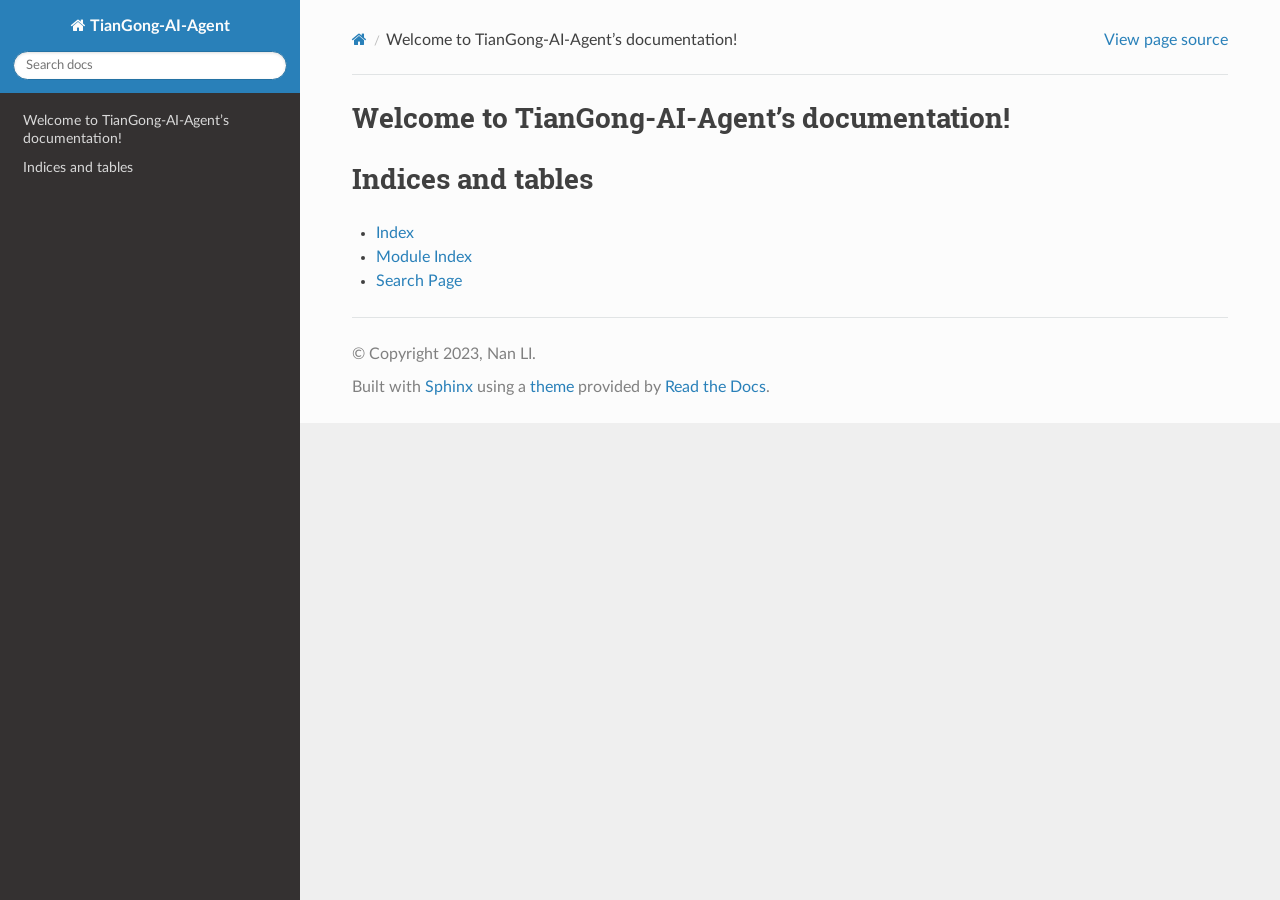
<file: docs/index.html>
<!DOCTYPE html>
<html class="writer-html5" lang="en" >
<head>
  <meta charset="utf-8" /><meta name="generator" content="Docutils 0.18.1: http://docutils.sourceforge.net/" />

  <meta name="viewport" content="width=device-width, initial-scale=1.0" />
  <title>Welcome to TianGong-AI-Agent’s documentation! &mdash; TianGong-AI-Agent  documentation</title>
      <link rel="stylesheet" href="_static/pygments.css" type="text/css" />
      <link rel="stylesheet" href="_static/css/theme.css" type="text/css" />
      <link rel="stylesheet" href="_static/css/custom.css" type="text/css" />
  <!--[if lt IE 9]>
    <script src="_static/js/html5shiv.min.js"></script>
  <![endif]-->
  
        <script src="_static/jquery.js?v=5d32c60e"></script>
        <script src="_static/_sphinx_javascript_frameworks_compat.js?v=2cd50e6c"></script>
        <script src="_static/documentation_options.js?v=5929fcd5"></script>
        <script src="_static/doctools.js?v=888ff710"></script>
        <script src="_static/sphinx_highlight.js?v=dc90522c"></script>
    <script src="_static/js/theme.js"></script>
    <link rel="index" title="Index" href="genindex.html" />
    <link rel="search" title="Search" href="search.html" /> 
</head>

<body class="wy-body-for-nav"> 
  <div class="wy-grid-for-nav">
    <nav data-toggle="wy-nav-shift" class="wy-nav-side">
      <div class="wy-side-scroll">
        <div class="wy-side-nav-search" >

          
          
          <a href="#" class="icon icon-home">
            TianGong-AI-Agent
          </a>
<div role="search">
  <form id="rtd-search-form" class="wy-form" action="search.html" method="get">
    <input type="text" name="q" placeholder="Search docs" aria-label="Search docs" />
    <input type="hidden" name="check_keywords" value="yes" />
    <input type="hidden" name="area" value="default" />
  </form>
</div>
        </div><div class="wy-menu wy-menu-vertical" data-spy="affix" role="navigation" aria-label="Navigation menu">
              <!-- Local TOC -->
              <div class="local-toc"><ul>
<li><a class="reference internal" href="#">Welcome to TianGong-AI-Agent’s documentation!</a></li>
<li><a class="reference internal" href="#indices-and-tables">Indices and tables</a></li>
</ul>
</div>
        </div>
      </div>
    </nav>

    <section data-toggle="wy-nav-shift" class="wy-nav-content-wrap"><nav class="wy-nav-top" aria-label="Mobile navigation menu" >
          <i data-toggle="wy-nav-top" class="fa fa-bars"></i>
          <a href="#">TianGong-AI-Agent</a>
      </nav>

      <div class="wy-nav-content">
        <div class="rst-content">
          <div role="navigation" aria-label="Page navigation">
  <ul class="wy-breadcrumbs">
      <li><a href="#" class="icon icon-home" aria-label="Home"></a></li>
      <li class="breadcrumb-item active">Welcome to TianGong-AI-Agent’s documentation!</li>
      <li class="wy-breadcrumbs-aside">
            <a href="_sources/index.rst.txt" rel="nofollow"> View page source</a>
      </li>
  </ul>
  <hr/>
</div>
          <div role="main" class="document" itemscope="itemscope" itemtype="http://schema.org/Article">
           <div itemprop="articleBody">
             
  <section id="welcome-to-tiangong-ai-agent-s-documentation">
<h1>Welcome to TianGong-AI-Agent’s documentation!<a class="headerlink" href="#welcome-to-tiangong-ai-agent-s-documentation" title="Link to this heading"></a></h1>
<div class="toctree-wrapper compound">
</div>
</section>
<section id="indices-and-tables">
<h1>Indices and tables<a class="headerlink" href="#indices-and-tables" title="Link to this heading"></a></h1>
<ul class="simple">
<li><p><a class="reference internal" href="genindex.html"><span class="std std-ref">Index</span></a></p></li>
<li><p><a class="reference internal" href="py-modindex.html"><span class="std std-ref">Module Index</span></a></p></li>
<li><p><a class="reference internal" href="search.html"><span class="std std-ref">Search Page</span></a></p></li>
</ul>
</section>


           </div>
          </div>
          <footer>

  <hr/>

  <div role="contentinfo">
    <p>&#169; Copyright 2023, Nan LI.</p>
  </div>

  Built with <a href="https://www.sphinx-doc.org/">Sphinx</a> using a
    <a href="https://github.com/readthedocs/sphinx_rtd_theme">theme</a>
    provided by <a href="https://readthedocs.org">Read the Docs</a>.
   

</footer>
        </div>
      </div>
    </section>
  </div>
  <script>
      jQuery(function () {
          SphinxRtdTheme.Navigation.enable(true);
      });
  </script> 

</body>
</html>
</file>
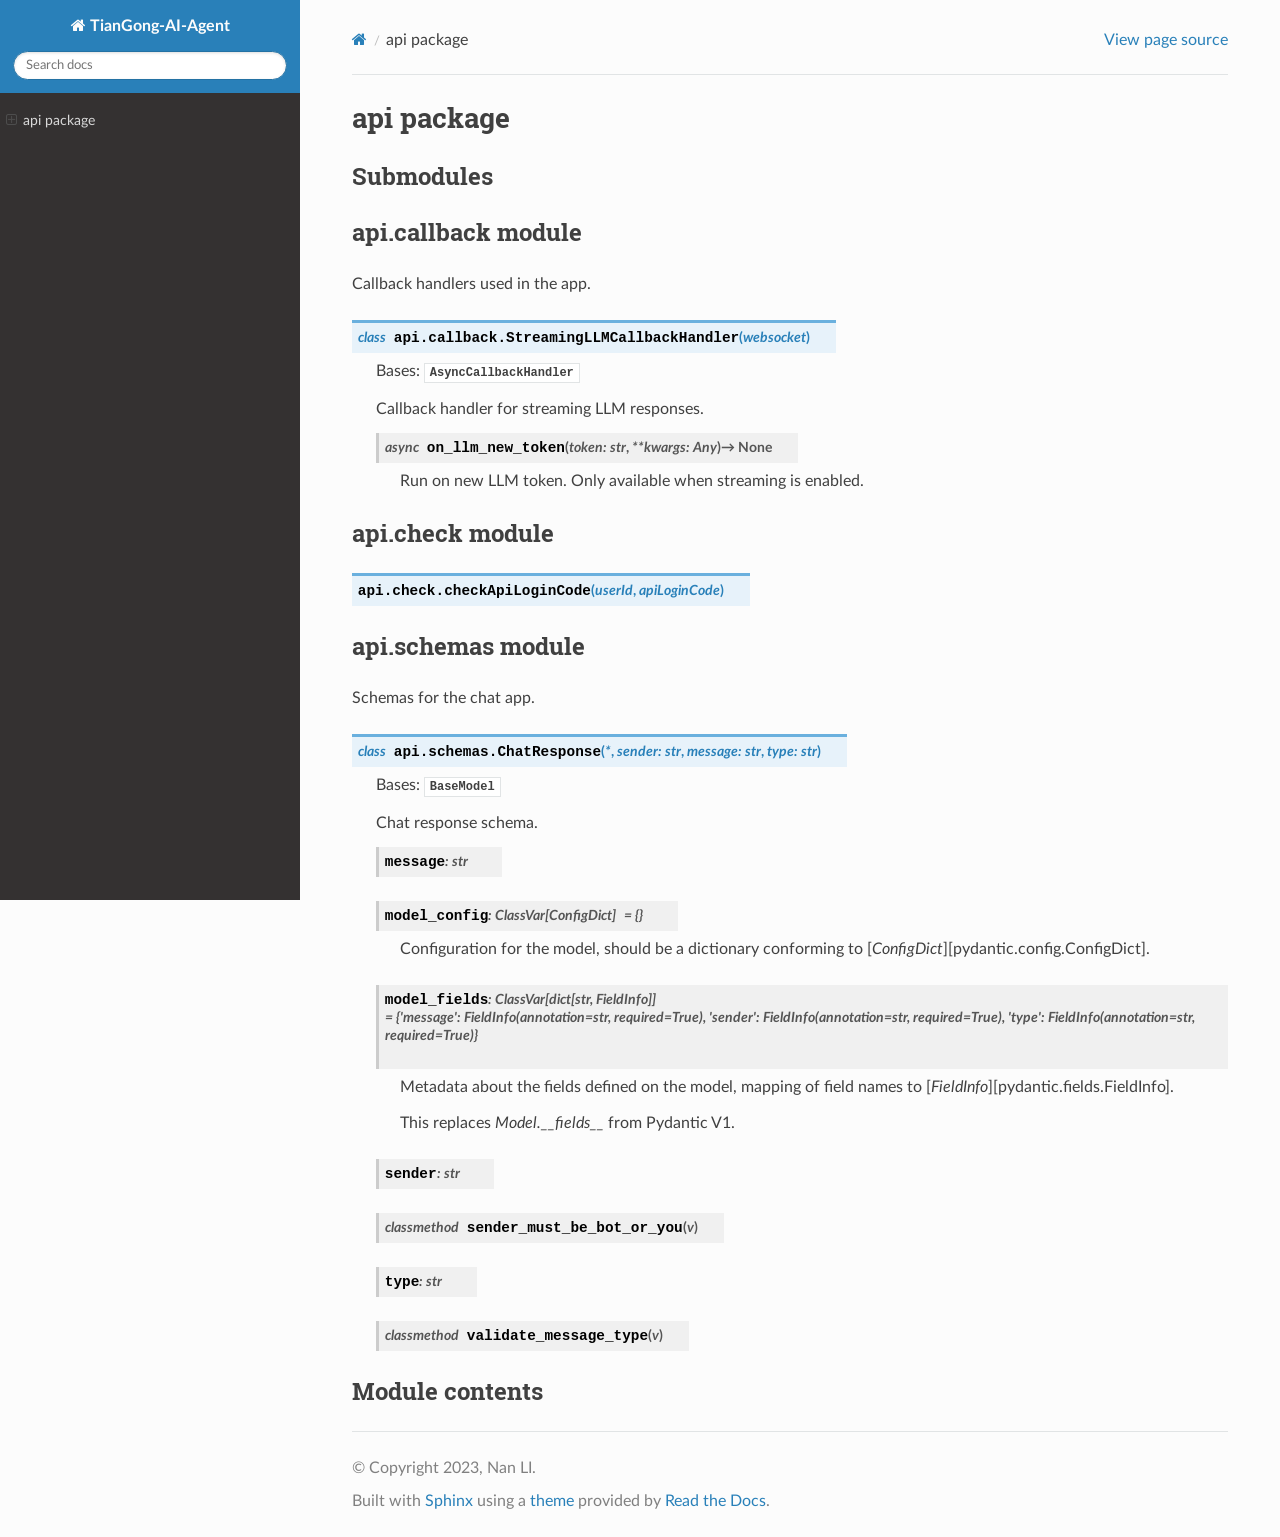
<file: docs/api.html>
<!DOCTYPE html>
<html class="writer-html5" lang="en" >
<head>
  <meta charset="utf-8" /><meta name="generator" content="Docutils 0.18.1: http://docutils.sourceforge.net/" />

  <meta name="viewport" content="width=device-width, initial-scale=1.0" />
  <title>api package &mdash; TianGong-AI-Agent  documentation</title>
      <link rel="stylesheet" href="_static/pygments.css" type="text/css" />
      <link rel="stylesheet" href="_static/css/theme.css" type="text/css" />
      <link rel="stylesheet" href="_static/css/custom.css" type="text/css" />
  <!--[if lt IE 9]>
    <script src="_static/js/html5shiv.min.js"></script>
  <![endif]-->
  
        <script src="_static/jquery.js?v=5d32c60e"></script>
        <script src="_static/_sphinx_javascript_frameworks_compat.js?v=2cd50e6c"></script>
        <script src="_static/documentation_options.js?v=5929fcd5"></script>
        <script src="_static/doctools.js?v=888ff710"></script>
        <script src="_static/sphinx_highlight.js?v=dc90522c"></script>
    <script src="_static/js/theme.js"></script>
    <link rel="index" title="Index" href="genindex.html" />
    <link rel="search" title="Search" href="search.html" /> 
</head>

<body class="wy-body-for-nav"> 
  <div class="wy-grid-for-nav">
    <nav data-toggle="wy-nav-shift" class="wy-nav-side">
      <div class="wy-side-scroll">
        <div class="wy-side-nav-search" >

          
          
          <a href="index.html" class="icon icon-home">
            TianGong-AI-Agent
          </a>
<div role="search">
  <form id="rtd-search-form" class="wy-form" action="search.html" method="get">
    <input type="text" name="q" placeholder="Search docs" aria-label="Search docs" />
    <input type="hidden" name="check_keywords" value="yes" />
    <input type="hidden" name="area" value="default" />
  </form>
</div>
        </div><div class="wy-menu wy-menu-vertical" data-spy="affix" role="navigation" aria-label="Navigation menu">
              <!-- Local TOC -->
              <div class="local-toc"><ul>
<li><a class="reference internal" href="#">api package</a><ul>
<li><a class="reference internal" href="#submodules">Submodules</a></li>
<li><a class="reference internal" href="#module-api.callback">api.callback module</a><ul>
<li><a class="reference internal" href="#api.callback.StreamingLLMCallbackHandler"><code class="docutils literal notranslate"><span class="pre">StreamingLLMCallbackHandler</span></code></a><ul>
<li><a class="reference internal" href="#api.callback.StreamingLLMCallbackHandler.on_llm_new_token"><code class="docutils literal notranslate"><span class="pre">StreamingLLMCallbackHandler.on_llm_new_token()</span></code></a></li>
</ul>
</li>
</ul>
</li>
<li><a class="reference internal" href="#module-api.check">api.check module</a><ul>
<li><a class="reference internal" href="#api.check.checkApiLoginCode"><code class="docutils literal notranslate"><span class="pre">checkApiLoginCode()</span></code></a></li>
</ul>
</li>
<li><a class="reference internal" href="#module-api.schemas">api.schemas module</a><ul>
<li><a class="reference internal" href="#api.schemas.ChatResponse"><code class="docutils literal notranslate"><span class="pre">ChatResponse</span></code></a><ul>
<li><a class="reference internal" href="#api.schemas.ChatResponse.message"><code class="docutils literal notranslate"><span class="pre">ChatResponse.message</span></code></a></li>
<li><a class="reference internal" href="#api.schemas.ChatResponse.model_config"><code class="docutils literal notranslate"><span class="pre">ChatResponse.model_config</span></code></a></li>
<li><a class="reference internal" href="#api.schemas.ChatResponse.model_fields"><code class="docutils literal notranslate"><span class="pre">ChatResponse.model_fields</span></code></a></li>
<li><a class="reference internal" href="#api.schemas.ChatResponse.sender"><code class="docutils literal notranslate"><span class="pre">ChatResponse.sender</span></code></a></li>
<li><a class="reference internal" href="#api.schemas.ChatResponse.sender_must_be_bot_or_you"><code class="docutils literal notranslate"><span class="pre">ChatResponse.sender_must_be_bot_or_you()</span></code></a></li>
<li><a class="reference internal" href="#api.schemas.ChatResponse.type"><code class="docutils literal notranslate"><span class="pre">ChatResponse.type</span></code></a></li>
<li><a class="reference internal" href="#api.schemas.ChatResponse.validate_message_type"><code class="docutils literal notranslate"><span class="pre">ChatResponse.validate_message_type()</span></code></a></li>
</ul>
</li>
</ul>
</li>
<li><a class="reference internal" href="#module-api">Module contents</a></li>
</ul>
</li>
</ul>
</div>
        </div>
      </div>
    </nav>

    <section data-toggle="wy-nav-shift" class="wy-nav-content-wrap"><nav class="wy-nav-top" aria-label="Mobile navigation menu" >
          <i data-toggle="wy-nav-top" class="fa fa-bars"></i>
          <a href="index.html">TianGong-AI-Agent</a>
      </nav>

      <div class="wy-nav-content">
        <div class="rst-content">
          <div role="navigation" aria-label="Page navigation">
  <ul class="wy-breadcrumbs">
      <li><a href="index.html" class="icon icon-home" aria-label="Home"></a></li>
      <li class="breadcrumb-item active">api package</li>
      <li class="wy-breadcrumbs-aside">
            <a href="_sources/api.rst.txt" rel="nofollow"> View page source</a>
      </li>
  </ul>
  <hr/>
</div>
          <div role="main" class="document" itemscope="itemscope" itemtype="http://schema.org/Article">
           <div itemprop="articleBody">
             
  <section id="api-package">
<h1>api package<a class="headerlink" href="#api-package" title="Link to this heading"></a></h1>
<section id="submodules">
<h2>Submodules<a class="headerlink" href="#submodules" title="Link to this heading"></a></h2>
</section>
<section id="module-api.callback">
<span id="api-callback-module"></span><h2>api.callback module<a class="headerlink" href="#module-api.callback" title="Link to this heading"></a></h2>
<p>Callback handlers used in the app.</p>
<dl class="py class">
<dt class="sig sig-object py" id="api.callback.StreamingLLMCallbackHandler">
<em class="property"><span class="pre">class</span><span class="w"> </span></em><span class="sig-prename descclassname"><span class="pre">api.callback.</span></span><span class="sig-name descname"><span class="pre">StreamingLLMCallbackHandler</span></span><span class="sig-paren">(</span><em class="sig-param"><span class="n"><span class="pre">websocket</span></span></em><span class="sig-paren">)</span><a class="headerlink" href="#api.callback.StreamingLLMCallbackHandler" title="Link to this definition"></a></dt>
<dd><p>Bases: <code class="xref py py-class docutils literal notranslate"><span class="pre">AsyncCallbackHandler</span></code></p>
<p>Callback handler for streaming LLM responses.</p>
<dl class="py method">
<dt class="sig sig-object py" id="api.callback.StreamingLLMCallbackHandler.on_llm_new_token">
<em class="property"><span class="pre">async</span><span class="w"> </span></em><span class="sig-name descname"><span class="pre">on_llm_new_token</span></span><span class="sig-paren">(</span><em class="sig-param"><span class="n"><span class="pre">token</span></span><span class="p"><span class="pre">:</span></span><span class="w"> </span><span class="n"><span class="pre">str</span></span></em>, <em class="sig-param"><span class="o"><span class="pre">**</span></span><span class="n"><span class="pre">kwargs</span></span><span class="p"><span class="pre">:</span></span><span class="w"> </span><span class="n"><span class="pre">Any</span></span></em><span class="sig-paren">)</span> <span class="sig-return"><span class="sig-return-icon">&#x2192;</span> <span class="sig-return-typehint"><span class="pre">None</span></span></span><a class="headerlink" href="#api.callback.StreamingLLMCallbackHandler.on_llm_new_token" title="Link to this definition"></a></dt>
<dd><p>Run on new LLM token. Only available when streaming is enabled.</p>
</dd></dl>

</dd></dl>

</section>
<section id="module-api.check">
<span id="api-check-module"></span><h2>api.check module<a class="headerlink" href="#module-api.check" title="Link to this heading"></a></h2>
<dl class="py function">
<dt class="sig sig-object py" id="api.check.checkApiLoginCode">
<span class="sig-prename descclassname"><span class="pre">api.check.</span></span><span class="sig-name descname"><span class="pre">checkApiLoginCode</span></span><span class="sig-paren">(</span><em class="sig-param"><span class="n"><span class="pre">userId</span></span></em>, <em class="sig-param"><span class="n"><span class="pre">apiLoginCode</span></span></em><span class="sig-paren">)</span><a class="headerlink" href="#api.check.checkApiLoginCode" title="Link to this definition"></a></dt>
<dd></dd></dl>

</section>
<section id="module-api.schemas">
<span id="api-schemas-module"></span><h2>api.schemas module<a class="headerlink" href="#module-api.schemas" title="Link to this heading"></a></h2>
<p>Schemas for the chat app.</p>
<dl class="py class">
<dt class="sig sig-object py" id="api.schemas.ChatResponse">
<em class="property"><span class="pre">class</span><span class="w"> </span></em><span class="sig-prename descclassname"><span class="pre">api.schemas.</span></span><span class="sig-name descname"><span class="pre">ChatResponse</span></span><span class="sig-paren">(</span><em class="sig-param"><span class="o"><span class="pre">*</span></span></em>, <em class="sig-param"><span class="n"><span class="pre">sender</span></span><span class="p"><span class="pre">:</span></span><span class="w"> </span><span class="n"><span class="pre">str</span></span></em>, <em class="sig-param"><span class="n"><span class="pre">message</span></span><span class="p"><span class="pre">:</span></span><span class="w"> </span><span class="n"><span class="pre">str</span></span></em>, <em class="sig-param"><span class="n"><span class="pre">type</span></span><span class="p"><span class="pre">:</span></span><span class="w"> </span><span class="n"><span class="pre">str</span></span></em><span class="sig-paren">)</span><a class="headerlink" href="#api.schemas.ChatResponse" title="Link to this definition"></a></dt>
<dd><p>Bases: <code class="xref py py-class docutils literal notranslate"><span class="pre">BaseModel</span></code></p>
<p>Chat response schema.</p>
<dl class="py attribute">
<dt class="sig sig-object py" id="api.schemas.ChatResponse.message">
<span class="sig-name descname"><span class="pre">message</span></span><em class="property"><span class="p"><span class="pre">:</span></span><span class="w"> </span><span class="pre">str</span></em><a class="headerlink" href="#api.schemas.ChatResponse.message" title="Link to this definition"></a></dt>
<dd></dd></dl>

<dl class="py attribute">
<dt class="sig sig-object py" id="api.schemas.ChatResponse.model_config">
<span class="sig-name descname"><span class="pre">model_config</span></span><em class="property"><span class="p"><span class="pre">:</span></span><span class="w"> </span><span class="pre">ClassVar</span><span class="p"><span class="pre">[</span></span><span class="pre">ConfigDict</span><span class="p"><span class="pre">]</span></span></em><em class="property"><span class="w"> </span><span class="p"><span class="pre">=</span></span><span class="w"> </span><span class="pre">{}</span></em><a class="headerlink" href="#api.schemas.ChatResponse.model_config" title="Link to this definition"></a></dt>
<dd><p>Configuration for the model, should be a dictionary conforming to [<cite>ConfigDict</cite>][pydantic.config.ConfigDict].</p>
</dd></dl>

<dl class="py attribute">
<dt class="sig sig-object py" id="api.schemas.ChatResponse.model_fields">
<span class="sig-name descname"><span class="pre">model_fields</span></span><em class="property"><span class="p"><span class="pre">:</span></span><span class="w"> </span><span class="pre">ClassVar</span><span class="p"><span class="pre">[</span></span><span class="pre">dict</span><span class="p"><span class="pre">[</span></span><span class="pre">str</span><span class="p"><span class="pre">,</span></span><span class="w"> </span><span class="pre">FieldInfo</span><span class="p"><span class="pre">]</span></span><span class="p"><span class="pre">]</span></span></em><em class="property"><span class="w"> </span><span class="p"><span class="pre">=</span></span><span class="w"> </span><span class="pre">{'message':</span> <span class="pre">FieldInfo(annotation=str,</span> <span class="pre">required=True),</span> <span class="pre">'sender':</span> <span class="pre">FieldInfo(annotation=str,</span> <span class="pre">required=True),</span> <span class="pre">'type':</span> <span class="pre">FieldInfo(annotation=str,</span> <span class="pre">required=True)}</span></em><a class="headerlink" href="#api.schemas.ChatResponse.model_fields" title="Link to this definition"></a></dt>
<dd><p>Metadata about the fields defined on the model,
mapping of field names to [<cite>FieldInfo</cite>][pydantic.fields.FieldInfo].</p>
<p>This replaces <cite>Model.__fields__</cite> from Pydantic V1.</p>
</dd></dl>

<dl class="py attribute">
<dt class="sig sig-object py" id="api.schemas.ChatResponse.sender">
<span class="sig-name descname"><span class="pre">sender</span></span><em class="property"><span class="p"><span class="pre">:</span></span><span class="w"> </span><span class="pre">str</span></em><a class="headerlink" href="#api.schemas.ChatResponse.sender" title="Link to this definition"></a></dt>
<dd></dd></dl>

<dl class="py method">
<dt class="sig sig-object py" id="api.schemas.ChatResponse.sender_must_be_bot_or_you">
<em class="property"><span class="pre">classmethod</span><span class="w"> </span></em><span class="sig-name descname"><span class="pre">sender_must_be_bot_or_you</span></span><span class="sig-paren">(</span><em class="sig-param"><span class="n"><span class="pre">v</span></span></em><span class="sig-paren">)</span><a class="headerlink" href="#api.schemas.ChatResponse.sender_must_be_bot_or_you" title="Link to this definition"></a></dt>
<dd></dd></dl>

<dl class="py attribute">
<dt class="sig sig-object py" id="api.schemas.ChatResponse.type">
<span class="sig-name descname"><span class="pre">type</span></span><em class="property"><span class="p"><span class="pre">:</span></span><span class="w"> </span><span class="pre">str</span></em><a class="headerlink" href="#api.schemas.ChatResponse.type" title="Link to this definition"></a></dt>
<dd></dd></dl>

<dl class="py method">
<dt class="sig sig-object py" id="api.schemas.ChatResponse.validate_message_type">
<em class="property"><span class="pre">classmethod</span><span class="w"> </span></em><span class="sig-name descname"><span class="pre">validate_message_type</span></span><span class="sig-paren">(</span><em class="sig-param"><span class="n"><span class="pre">v</span></span></em><span class="sig-paren">)</span><a class="headerlink" href="#api.schemas.ChatResponse.validate_message_type" title="Link to this definition"></a></dt>
<dd></dd></dl>

</dd></dl>

</section>
<section id="module-api">
<span id="module-contents"></span><h2>Module contents<a class="headerlink" href="#module-api" title="Link to this heading"></a></h2>
</section>
</section>


           </div>
          </div>
          <footer>

  <hr/>

  <div role="contentinfo">
    <p>&#169; Copyright 2023, Nan LI.</p>
  </div>

  Built with <a href="https://www.sphinx-doc.org/">Sphinx</a> using a
    <a href="https://github.com/readthedocs/sphinx_rtd_theme">theme</a>
    provided by <a href="https://readthedocs.org">Read the Docs</a>.
   

</footer>
        </div>
      </div>
    </section>
  </div>
  <script>
      jQuery(function () {
          SphinxRtdTheme.Navigation.enable(true);
      });
  </script> 

</body>
</html>
</file>
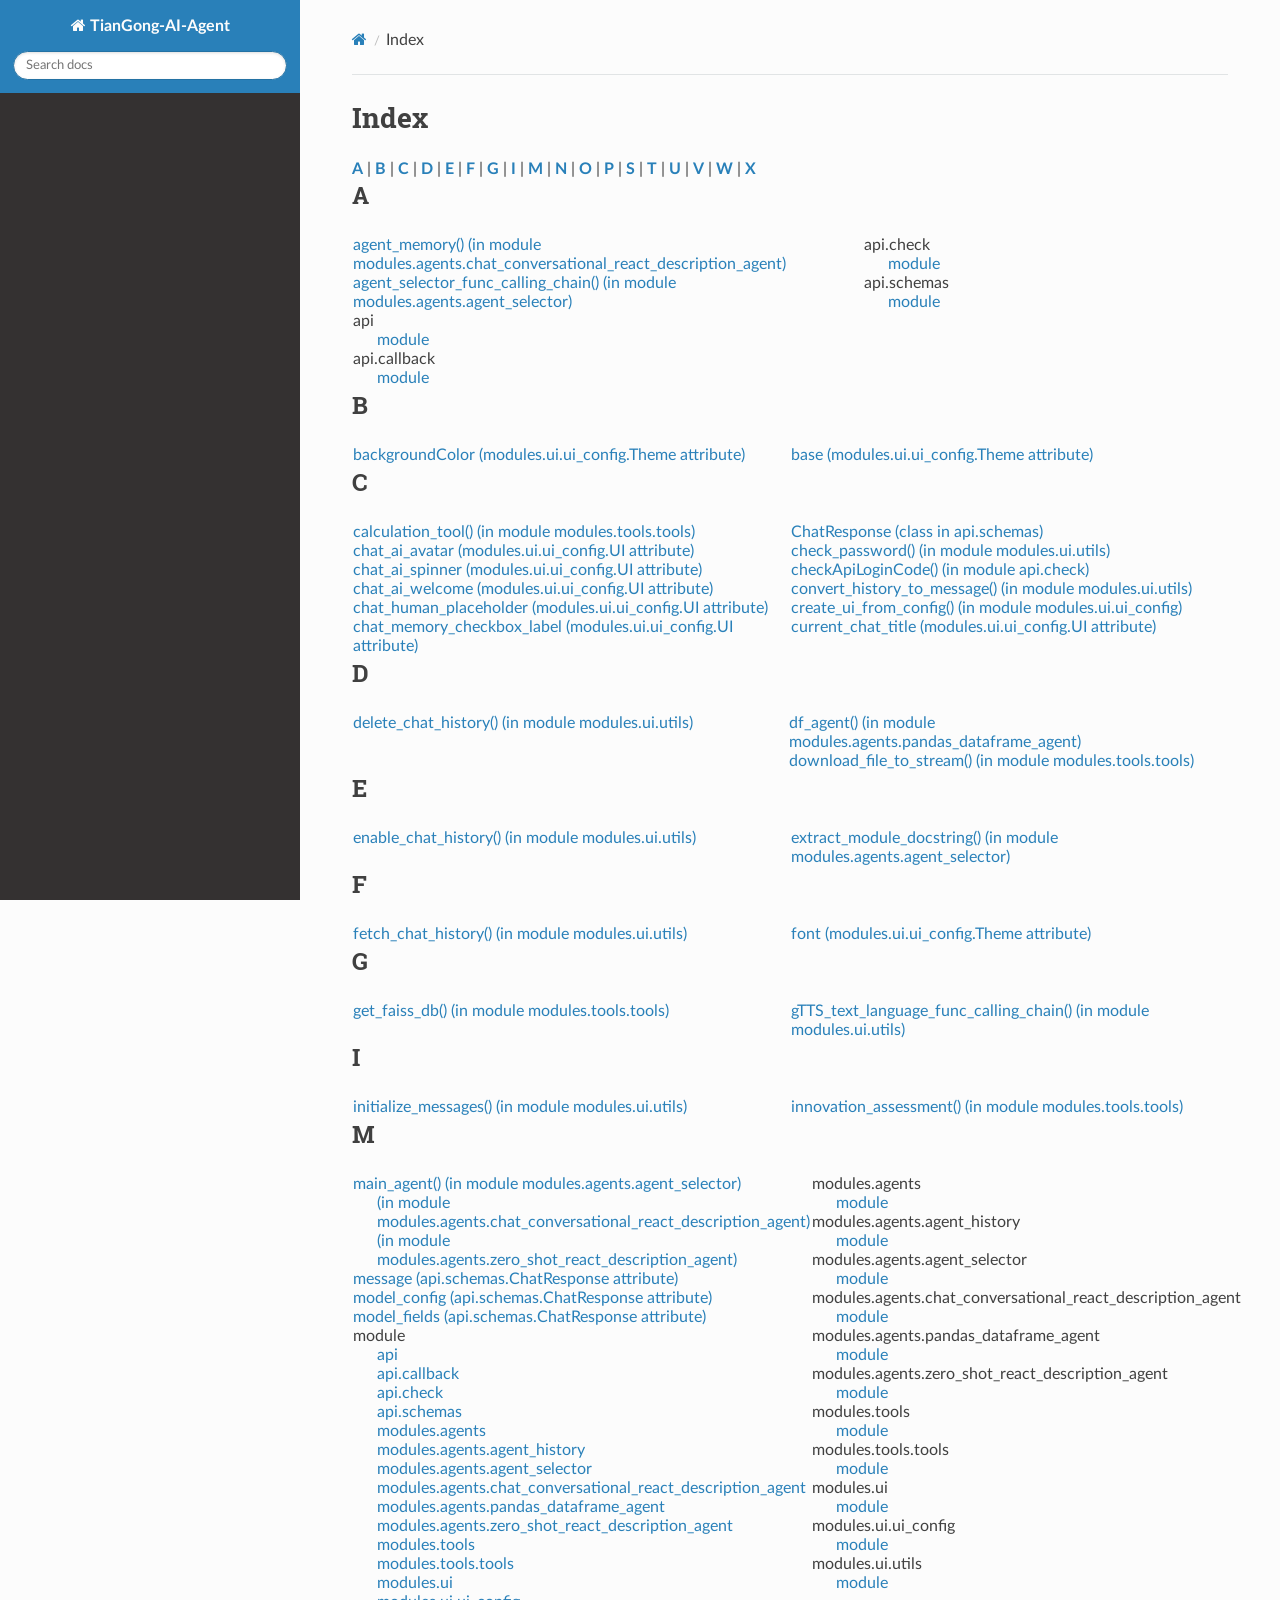
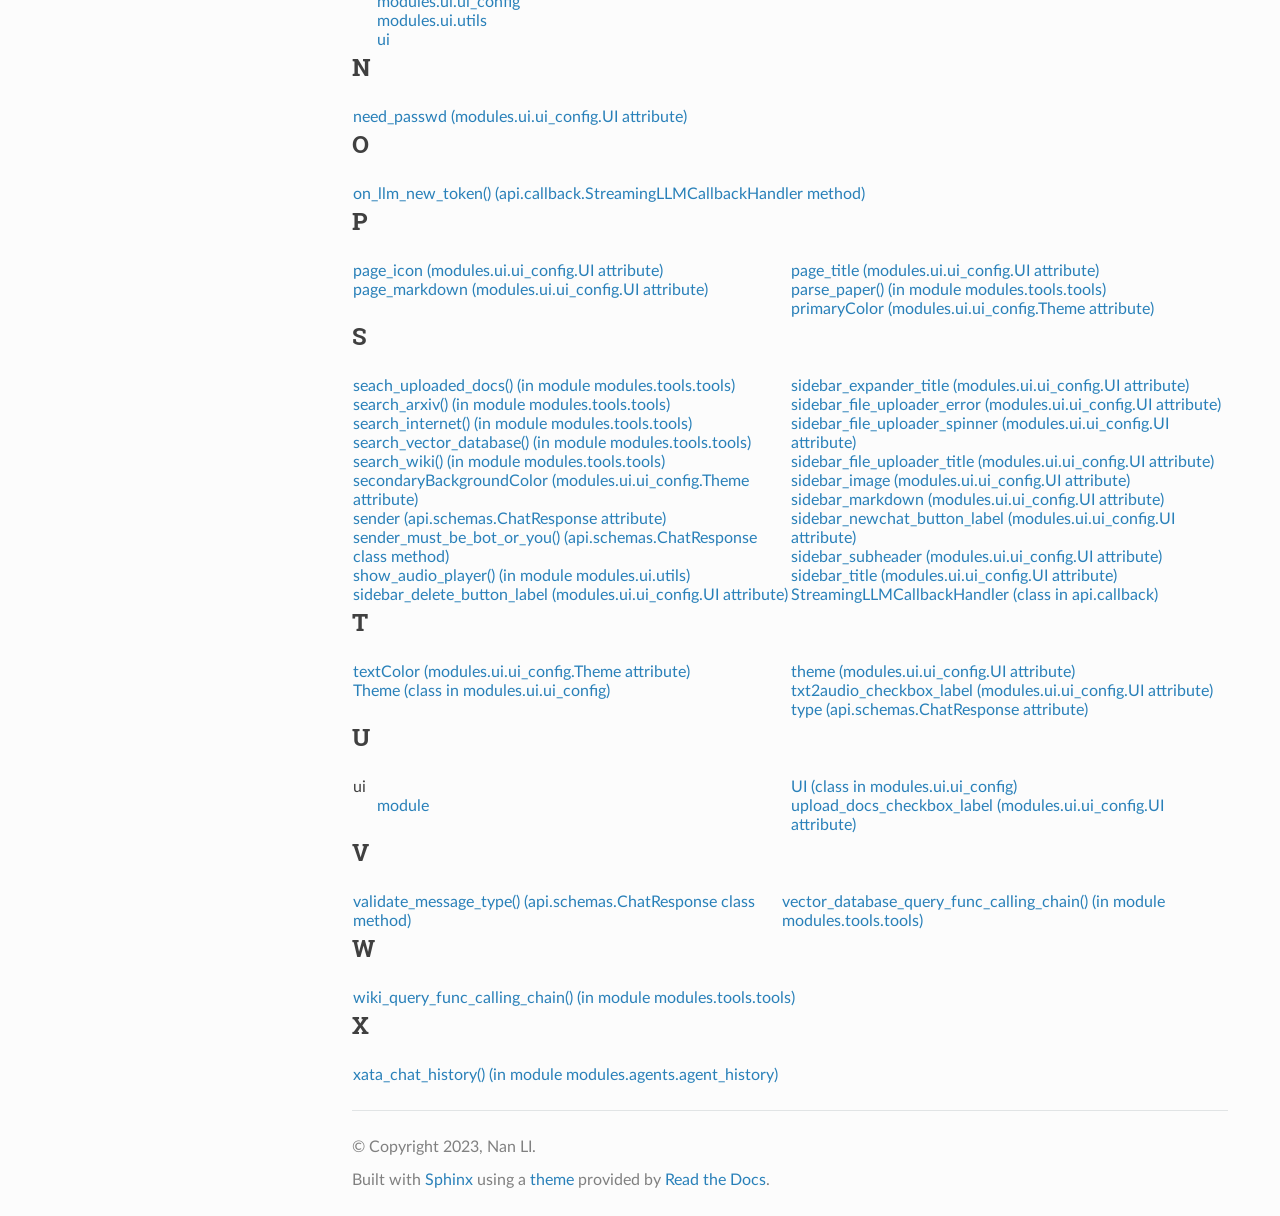
<file: docs/genindex.html>
<!DOCTYPE html>
<html class="writer-html5" lang="en" >
<head>
  <meta charset="utf-8" />
  <meta name="viewport" content="width=device-width, initial-scale=1.0" />
  <title>Index &mdash; TianGong-AI-Agent  documentation</title>
      <link rel="stylesheet" href="_static/pygments.css" type="text/css" />
      <link rel="stylesheet" href="_static/css/theme.css" type="text/css" />
      <link rel="stylesheet" href="_static/css/custom.css" type="text/css" />
  <!--[if lt IE 9]>
    <script src="_static/js/html5shiv.min.js"></script>
  <![endif]-->
  
        <script src="_static/jquery.js?v=5d32c60e"></script>
        <script src="_static/_sphinx_javascript_frameworks_compat.js?v=2cd50e6c"></script>
        <script src="_static/documentation_options.js?v=5929fcd5"></script>
        <script src="_static/doctools.js?v=888ff710"></script>
        <script src="_static/sphinx_highlight.js?v=dc90522c"></script>
    <script src="_static/js/theme.js"></script>
    <link rel="index" title="Index" href="#" />
    <link rel="search" title="Search" href="search.html" /> 
</head>

<body class="wy-body-for-nav"> 
  <div class="wy-grid-for-nav">
    <nav data-toggle="wy-nav-shift" class="wy-nav-side">
      <div class="wy-side-scroll">
        <div class="wy-side-nav-search" >

          
          
          <a href="index.html" class="icon icon-home">
            TianGong-AI-Agent
          </a>
<div role="search">
  <form id="rtd-search-form" class="wy-form" action="search.html" method="get">
    <input type="text" name="q" placeholder="Search docs" aria-label="Search docs" />
    <input type="hidden" name="check_keywords" value="yes" />
    <input type="hidden" name="area" value="default" />
  </form>
</div>
        </div><div class="wy-menu wy-menu-vertical" data-spy="affix" role="navigation" aria-label="Navigation menu">
              <!-- Local TOC -->
              <div class="local-toc"></div>
        </div>
      </div>
    </nav>

    <section data-toggle="wy-nav-shift" class="wy-nav-content-wrap"><nav class="wy-nav-top" aria-label="Mobile navigation menu" >
          <i data-toggle="wy-nav-top" class="fa fa-bars"></i>
          <a href="index.html">TianGong-AI-Agent</a>
      </nav>

      <div class="wy-nav-content">
        <div class="rst-content">
          <div role="navigation" aria-label="Page navigation">
  <ul class="wy-breadcrumbs">
      <li><a href="index.html" class="icon icon-home" aria-label="Home"></a></li>
      <li class="breadcrumb-item active">Index</li>
      <li class="wy-breadcrumbs-aside">
      </li>
  </ul>
  <hr/>
</div>
          <div role="main" class="document" itemscope="itemscope" itemtype="http://schema.org/Article">
           <div itemprop="articleBody">
             

<h1 id="index">Index</h1>

<div class="genindex-jumpbox">
 <a href="#A"><strong>A</strong></a>
 | <a href="#B"><strong>B</strong></a>
 | <a href="#C"><strong>C</strong></a>
 | <a href="#D"><strong>D</strong></a>
 | <a href="#E"><strong>E</strong></a>
 | <a href="#F"><strong>F</strong></a>
 | <a href="#G"><strong>G</strong></a>
 | <a href="#I"><strong>I</strong></a>
 | <a href="#M"><strong>M</strong></a>
 | <a href="#N"><strong>N</strong></a>
 | <a href="#O"><strong>O</strong></a>
 | <a href="#P"><strong>P</strong></a>
 | <a href="#S"><strong>S</strong></a>
 | <a href="#T"><strong>T</strong></a>
 | <a href="#U"><strong>U</strong></a>
 | <a href="#V"><strong>V</strong></a>
 | <a href="#W"><strong>W</strong></a>
 | <a href="#X"><strong>X</strong></a>
 
</div>
<h2 id="A">A</h2>
<table style="width: 100%" class="indextable genindextable"><tr>
  <td style="width: 33%; vertical-align: top;"><ul>
      <li><a href="modules.agents.html#modules.agents.chat_conversational_react_description_agent.agent_memory">agent_memory() (in module modules.agents.chat_conversational_react_description_agent)</a>
</li>
      <li><a href="modules.agents.html#modules.agents.agent_selector.agent_selector_func_calling_chain">agent_selector_func_calling_chain() (in module modules.agents.agent_selector)</a>
</li>
      <li>
    api

      <ul>
        <li><a href="api.html#module-api">module</a>
</li>
      </ul></li>
      <li>
    api.callback

      <ul>
        <li><a href="api.html#module-api.callback">module</a>
</li>
      </ul></li>
  </ul></td>
  <td style="width: 33%; vertical-align: top;"><ul>
      <li>
    api.check

      <ul>
        <li><a href="api.html#module-api.check">module</a>
</li>
      </ul></li>
      <li>
    api.schemas

      <ul>
        <li><a href="api.html#module-api.schemas">module</a>
</li>
      </ul></li>
  </ul></td>
</tr></table>

<h2 id="B">B</h2>
<table style="width: 100%" class="indextable genindextable"><tr>
  <td style="width: 33%; vertical-align: top;"><ul>
      <li><a href="modules.ui.html#modules.ui.ui_config.Theme.backgroundColor">backgroundColor (modules.ui.ui_config.Theme attribute)</a>
</li>
  </ul></td>
  <td style="width: 33%; vertical-align: top;"><ul>
      <li><a href="modules.ui.html#modules.ui.ui_config.Theme.base">base (modules.ui.ui_config.Theme attribute)</a>
</li>
  </ul></td>
</tr></table>

<h2 id="C">C</h2>
<table style="width: 100%" class="indextable genindextable"><tr>
  <td style="width: 33%; vertical-align: top;"><ul>
      <li><a href="modules.tools.html#modules.tools.tools.calculation_tool">calculation_tool() (in module modules.tools.tools)</a>
</li>
      <li><a href="modules.ui.html#modules.ui.ui_config.UI.chat_ai_avatar">chat_ai_avatar (modules.ui.ui_config.UI attribute)</a>
</li>
      <li><a href="modules.ui.html#modules.ui.ui_config.UI.chat_ai_spinner">chat_ai_spinner (modules.ui.ui_config.UI attribute)</a>
</li>
      <li><a href="modules.ui.html#modules.ui.ui_config.UI.chat_ai_welcome">chat_ai_welcome (modules.ui.ui_config.UI attribute)</a>
</li>
      <li><a href="modules.ui.html#modules.ui.ui_config.UI.chat_human_placeholder">chat_human_placeholder (modules.ui.ui_config.UI attribute)</a>
</li>
      <li><a href="modules.ui.html#modules.ui.ui_config.UI.chat_memory_checkbox_label">chat_memory_checkbox_label (modules.ui.ui_config.UI attribute)</a>
</li>
  </ul></td>
  <td style="width: 33%; vertical-align: top;"><ul>
      <li><a href="api.html#api.schemas.ChatResponse">ChatResponse (class in api.schemas)</a>
</li>
      <li><a href="modules.ui.html#modules.ui.utils.check_password">check_password() (in module modules.ui.utils)</a>
</li>
      <li><a href="api.html#api.check.checkApiLoginCode">checkApiLoginCode() (in module api.check)</a>
</li>
      <li><a href="modules.ui.html#modules.ui.utils.convert_history_to_message">convert_history_to_message() (in module modules.ui.utils)</a>
</li>
      <li><a href="modules.ui.html#modules.ui.ui_config.create_ui_from_config">create_ui_from_config() (in module modules.ui.ui_config)</a>
</li>
      <li><a href="modules.ui.html#modules.ui.ui_config.UI.current_chat_title">current_chat_title (modules.ui.ui_config.UI attribute)</a>
</li>
  </ul></td>
</tr></table>

<h2 id="D">D</h2>
<table style="width: 100%" class="indextable genindextable"><tr>
  <td style="width: 33%; vertical-align: top;"><ul>
      <li><a href="modules.ui.html#modules.ui.utils.delete_chat_history">delete_chat_history() (in module modules.ui.utils)</a>
</li>
  </ul></td>
  <td style="width: 33%; vertical-align: top;"><ul>
      <li><a href="modules.agents.html#modules.agents.pandas_dataframe_agent.df_agent">df_agent() (in module modules.agents.pandas_dataframe_agent)</a>
</li>
      <li><a href="modules.tools.html#modules.tools.tools.download_file_to_stream">download_file_to_stream() (in module modules.tools.tools)</a>
</li>
  </ul></td>
</tr></table>

<h2 id="E">E</h2>
<table style="width: 100%" class="indextable genindextable"><tr>
  <td style="width: 33%; vertical-align: top;"><ul>
      <li><a href="modules.ui.html#modules.ui.utils.enable_chat_history">enable_chat_history() (in module modules.ui.utils)</a>
</li>
  </ul></td>
  <td style="width: 33%; vertical-align: top;"><ul>
      <li><a href="modules.agents.html#modules.agents.agent_selector.extract_module_docstring">extract_module_docstring() (in module modules.agents.agent_selector)</a>
</li>
  </ul></td>
</tr></table>

<h2 id="F">F</h2>
<table style="width: 100%" class="indextable genindextable"><tr>
  <td style="width: 33%; vertical-align: top;"><ul>
      <li><a href="modules.ui.html#modules.ui.utils.fetch_chat_history">fetch_chat_history() (in module modules.ui.utils)</a>
</li>
  </ul></td>
  <td style="width: 33%; vertical-align: top;"><ul>
      <li><a href="modules.ui.html#modules.ui.ui_config.Theme.font">font (modules.ui.ui_config.Theme attribute)</a>
</li>
  </ul></td>
</tr></table>

<h2 id="G">G</h2>
<table style="width: 100%" class="indextable genindextable"><tr>
  <td style="width: 33%; vertical-align: top;"><ul>
      <li><a href="modules.tools.html#modules.tools.tools.get_faiss_db">get_faiss_db() (in module modules.tools.tools)</a>
</li>
  </ul></td>
  <td style="width: 33%; vertical-align: top;"><ul>
      <li><a href="modules.ui.html#modules.ui.utils.gTTS_text_language_func_calling_chain">gTTS_text_language_func_calling_chain() (in module modules.ui.utils)</a>
</li>
  </ul></td>
</tr></table>

<h2 id="I">I</h2>
<table style="width: 100%" class="indextable genindextable"><tr>
  <td style="width: 33%; vertical-align: top;"><ul>
      <li><a href="modules.ui.html#modules.ui.utils.initialize_messages">initialize_messages() (in module modules.ui.utils)</a>
</li>
  </ul></td>
  <td style="width: 33%; vertical-align: top;"><ul>
      <li><a href="modules.tools.html#modules.tools.tools.innovation_assessment">innovation_assessment() (in module modules.tools.tools)</a>
</li>
  </ul></td>
</tr></table>

<h2 id="M">M</h2>
<table style="width: 100%" class="indextable genindextable"><tr>
  <td style="width: 33%; vertical-align: top;"><ul>
      <li><a href="modules.agents.html#modules.agents.agent_selector.main_agent">main_agent() (in module modules.agents.agent_selector)</a>

      <ul>
        <li><a href="modules.agents.html#modules.agents.chat_conversational_react_description_agent.main_agent">(in module modules.agents.chat_conversational_react_description_agent)</a>
</li>
        <li><a href="modules.agents.html#modules.agents.zero_shot_react_description_agent.main_agent">(in module modules.agents.zero_shot_react_description_agent)</a>
</li>
      </ul></li>
      <li><a href="api.html#api.schemas.ChatResponse.message">message (api.schemas.ChatResponse attribute)</a>
</li>
      <li><a href="api.html#api.schemas.ChatResponse.model_config">model_config (api.schemas.ChatResponse attribute)</a>
</li>
      <li><a href="api.html#api.schemas.ChatResponse.model_fields">model_fields (api.schemas.ChatResponse attribute)</a>
</li>
      <li>
    module

      <ul>
        <li><a href="api.html#module-api">api</a>
</li>
        <li><a href="api.html#module-api.callback">api.callback</a>
</li>
        <li><a href="api.html#module-api.check">api.check</a>
</li>
        <li><a href="api.html#module-api.schemas">api.schemas</a>
</li>
        <li><a href="modules.agents.html#module-modules.agents">modules.agents</a>
</li>
        <li><a href="modules.agents.html#module-modules.agents.agent_history">modules.agents.agent_history</a>
</li>
        <li><a href="modules.agents.html#module-modules.agents.agent_selector">modules.agents.agent_selector</a>
</li>
        <li><a href="modules.agents.html#module-modules.agents.chat_conversational_react_description_agent">modules.agents.chat_conversational_react_description_agent</a>
</li>
        <li><a href="modules.agents.html#module-modules.agents.pandas_dataframe_agent">modules.agents.pandas_dataframe_agent</a>
</li>
        <li><a href="modules.agents.html#module-modules.agents.zero_shot_react_description_agent">modules.agents.zero_shot_react_description_agent</a>
</li>
        <li><a href="modules.tools.html#module-modules.tools">modules.tools</a>
</li>
        <li><a href="modules.tools.html#module-modules.tools.tools">modules.tools.tools</a>
</li>
        <li><a href="modules.ui.html#module-modules.ui">modules.ui</a>
</li>
        <li><a href="modules.ui.html#module-modules.ui.ui_config">modules.ui.ui_config</a>
</li>
        <li><a href="modules.ui.html#module-modules.ui.utils">modules.ui.utils</a>
</li>
        <li><a href="ui.html#module-ui">ui</a>
</li>
      </ul></li>
  </ul></td>
  <td style="width: 33%; vertical-align: top;"><ul>
      <li>
    modules.agents

      <ul>
        <li><a href="modules.agents.html#module-modules.agents">module</a>
</li>
      </ul></li>
      <li>
    modules.agents.agent_history

      <ul>
        <li><a href="modules.agents.html#module-modules.agents.agent_history">module</a>
</li>
      </ul></li>
      <li>
    modules.agents.agent_selector

      <ul>
        <li><a href="modules.agents.html#module-modules.agents.agent_selector">module</a>
</li>
      </ul></li>
      <li>
    modules.agents.chat_conversational_react_description_agent

      <ul>
        <li><a href="modules.agents.html#module-modules.agents.chat_conversational_react_description_agent">module</a>
</li>
      </ul></li>
      <li>
    modules.agents.pandas_dataframe_agent

      <ul>
        <li><a href="modules.agents.html#module-modules.agents.pandas_dataframe_agent">module</a>
</li>
      </ul></li>
      <li>
    modules.agents.zero_shot_react_description_agent

      <ul>
        <li><a href="modules.agents.html#module-modules.agents.zero_shot_react_description_agent">module</a>
</li>
      </ul></li>
      <li>
    modules.tools

      <ul>
        <li><a href="modules.tools.html#module-modules.tools">module</a>
</li>
      </ul></li>
      <li>
    modules.tools.tools

      <ul>
        <li><a href="modules.tools.html#module-modules.tools.tools">module</a>
</li>
      </ul></li>
      <li>
    modules.ui

      <ul>
        <li><a href="modules.ui.html#module-modules.ui">module</a>
</li>
      </ul></li>
      <li>
    modules.ui.ui_config

      <ul>
        <li><a href="modules.ui.html#module-modules.ui.ui_config">module</a>
</li>
      </ul></li>
      <li>
    modules.ui.utils

      <ul>
        <li><a href="modules.ui.html#module-modules.ui.utils">module</a>
</li>
      </ul></li>
  </ul></td>
</tr></table>

<h2 id="N">N</h2>
<table style="width: 100%" class="indextable genindextable"><tr>
  <td style="width: 33%; vertical-align: top;"><ul>
      <li><a href="modules.ui.html#modules.ui.ui_config.UI.need_passwd">need_passwd (modules.ui.ui_config.UI attribute)</a>
</li>
  </ul></td>
</tr></table>

<h2 id="O">O</h2>
<table style="width: 100%" class="indextable genindextable"><tr>
  <td style="width: 33%; vertical-align: top;"><ul>
      <li><a href="api.html#api.callback.StreamingLLMCallbackHandler.on_llm_new_token">on_llm_new_token() (api.callback.StreamingLLMCallbackHandler method)</a>
</li>
  </ul></td>
</tr></table>

<h2 id="P">P</h2>
<table style="width: 100%" class="indextable genindextable"><tr>
  <td style="width: 33%; vertical-align: top;"><ul>
      <li><a href="modules.ui.html#modules.ui.ui_config.UI.page_icon">page_icon (modules.ui.ui_config.UI attribute)</a>
</li>
      <li><a href="modules.ui.html#modules.ui.ui_config.UI.page_markdown">page_markdown (modules.ui.ui_config.UI attribute)</a>
</li>
  </ul></td>
  <td style="width: 33%; vertical-align: top;"><ul>
      <li><a href="modules.ui.html#modules.ui.ui_config.UI.page_title">page_title (modules.ui.ui_config.UI attribute)</a>
</li>
      <li><a href="modules.tools.html#modules.tools.tools.parse_paper">parse_paper() (in module modules.tools.tools)</a>
</li>
      <li><a href="modules.ui.html#modules.ui.ui_config.Theme.primaryColor">primaryColor (modules.ui.ui_config.Theme attribute)</a>
</li>
  </ul></td>
</tr></table>

<h2 id="S">S</h2>
<table style="width: 100%" class="indextable genindextable"><tr>
  <td style="width: 33%; vertical-align: top;"><ul>
      <li><a href="modules.tools.html#modules.tools.tools.seach_uploaded_docs">seach_uploaded_docs() (in module modules.tools.tools)</a>
</li>
      <li><a href="modules.tools.html#modules.tools.tools.search_arxiv">search_arxiv() (in module modules.tools.tools)</a>
</li>
      <li><a href="modules.tools.html#modules.tools.tools.search_internet">search_internet() (in module modules.tools.tools)</a>
</li>
      <li><a href="modules.tools.html#modules.tools.tools.search_vector_database">search_vector_database() (in module modules.tools.tools)</a>
</li>
      <li><a href="modules.tools.html#modules.tools.tools.search_wiki">search_wiki() (in module modules.tools.tools)</a>
</li>
      <li><a href="modules.ui.html#modules.ui.ui_config.Theme.secondaryBackgroundColor">secondaryBackgroundColor (modules.ui.ui_config.Theme attribute)</a>
</li>
      <li><a href="api.html#api.schemas.ChatResponse.sender">sender (api.schemas.ChatResponse attribute)</a>
</li>
      <li><a href="api.html#api.schemas.ChatResponse.sender_must_be_bot_or_you">sender_must_be_bot_or_you() (api.schemas.ChatResponse class method)</a>
</li>
      <li><a href="modules.ui.html#modules.ui.utils.show_audio_player">show_audio_player() (in module modules.ui.utils)</a>
</li>
      <li><a href="modules.ui.html#modules.ui.ui_config.UI.sidebar_delete_button_label">sidebar_delete_button_label (modules.ui.ui_config.UI attribute)</a>
</li>
  </ul></td>
  <td style="width: 33%; vertical-align: top;"><ul>
      <li><a href="modules.ui.html#modules.ui.ui_config.UI.sidebar_expander_title">sidebar_expander_title (modules.ui.ui_config.UI attribute)</a>
</li>
      <li><a href="modules.ui.html#modules.ui.ui_config.UI.sidebar_file_uploader_error">sidebar_file_uploader_error (modules.ui.ui_config.UI attribute)</a>
</li>
      <li><a href="modules.ui.html#modules.ui.ui_config.UI.sidebar_file_uploader_spinner">sidebar_file_uploader_spinner (modules.ui.ui_config.UI attribute)</a>
</li>
      <li><a href="modules.ui.html#modules.ui.ui_config.UI.sidebar_file_uploader_title">sidebar_file_uploader_title (modules.ui.ui_config.UI attribute)</a>
</li>
      <li><a href="modules.ui.html#modules.ui.ui_config.UI.sidebar_image">sidebar_image (modules.ui.ui_config.UI attribute)</a>
</li>
      <li><a href="modules.ui.html#modules.ui.ui_config.UI.sidebar_markdown">sidebar_markdown (modules.ui.ui_config.UI attribute)</a>
</li>
      <li><a href="modules.ui.html#modules.ui.ui_config.UI.sidebar_newchat_button_label">sidebar_newchat_button_label (modules.ui.ui_config.UI attribute)</a>
</li>
      <li><a href="modules.ui.html#modules.ui.ui_config.UI.sidebar_subheader">sidebar_subheader (modules.ui.ui_config.UI attribute)</a>
</li>
      <li><a href="modules.ui.html#modules.ui.ui_config.UI.sidebar_title">sidebar_title (modules.ui.ui_config.UI attribute)</a>
</li>
      <li><a href="api.html#api.callback.StreamingLLMCallbackHandler">StreamingLLMCallbackHandler (class in api.callback)</a>
</li>
  </ul></td>
</tr></table>

<h2 id="T">T</h2>
<table style="width: 100%" class="indextable genindextable"><tr>
  <td style="width: 33%; vertical-align: top;"><ul>
      <li><a href="modules.ui.html#modules.ui.ui_config.Theme.textColor">textColor (modules.ui.ui_config.Theme attribute)</a>
</li>
      <li><a href="modules.ui.html#modules.ui.ui_config.Theme">Theme (class in modules.ui.ui_config)</a>
</li>
  </ul></td>
  <td style="width: 33%; vertical-align: top;"><ul>
      <li><a href="modules.ui.html#modules.ui.ui_config.UI.theme">theme (modules.ui.ui_config.UI attribute)</a>
</li>
      <li><a href="modules.ui.html#modules.ui.ui_config.UI.txt2audio_checkbox_label">txt2audio_checkbox_label (modules.ui.ui_config.UI attribute)</a>
</li>
      <li><a href="api.html#api.schemas.ChatResponse.type">type (api.schemas.ChatResponse attribute)</a>
</li>
  </ul></td>
</tr></table>

<h2 id="U">U</h2>
<table style="width: 100%" class="indextable genindextable"><tr>
  <td style="width: 33%; vertical-align: top;"><ul>
      <li>
    ui

      <ul>
        <li><a href="ui.html#module-ui">module</a>
</li>
      </ul></li>
  </ul></td>
  <td style="width: 33%; vertical-align: top;"><ul>
      <li><a href="modules.ui.html#modules.ui.ui_config.UI">UI (class in modules.ui.ui_config)</a>
</li>
      <li><a href="modules.ui.html#modules.ui.ui_config.UI.upload_docs_checkbox_label">upload_docs_checkbox_label (modules.ui.ui_config.UI attribute)</a>
</li>
  </ul></td>
</tr></table>

<h2 id="V">V</h2>
<table style="width: 100%" class="indextable genindextable"><tr>
  <td style="width: 33%; vertical-align: top;"><ul>
      <li><a href="api.html#api.schemas.ChatResponse.validate_message_type">validate_message_type() (api.schemas.ChatResponse class method)</a>
</li>
  </ul></td>
  <td style="width: 33%; vertical-align: top;"><ul>
      <li><a href="modules.tools.html#modules.tools.tools.vector_database_query_func_calling_chain">vector_database_query_func_calling_chain() (in module modules.tools.tools)</a>
</li>
  </ul></td>
</tr></table>

<h2 id="W">W</h2>
<table style="width: 100%" class="indextable genindextable"><tr>
  <td style="width: 33%; vertical-align: top;"><ul>
      <li><a href="modules.tools.html#modules.tools.tools.wiki_query_func_calling_chain">wiki_query_func_calling_chain() (in module modules.tools.tools)</a>
</li>
  </ul></td>
</tr></table>

<h2 id="X">X</h2>
<table style="width: 100%" class="indextable genindextable"><tr>
  <td style="width: 33%; vertical-align: top;"><ul>
      <li><a href="modules.agents.html#modules.agents.agent_history.xata_chat_history">xata_chat_history() (in module modules.agents.agent_history)</a>
</li>
  </ul></td>
</tr></table>



           </div>
          </div>
          <footer>

  <hr/>

  <div role="contentinfo">
    <p>&#169; Copyright 2023, Nan LI.</p>
  </div>

  Built with <a href="https://www.sphinx-doc.org/">Sphinx</a> using a
    <a href="https://github.com/readthedocs/sphinx_rtd_theme">theme</a>
    provided by <a href="https://readthedocs.org">Read the Docs</a>.
   

</footer>
        </div>
      </div>
    </section>
  </div>
  <script>
      jQuery(function () {
          SphinxRtdTheme.Navigation.enable(true);
      });
  </script> 

</body>
</html>
</file>
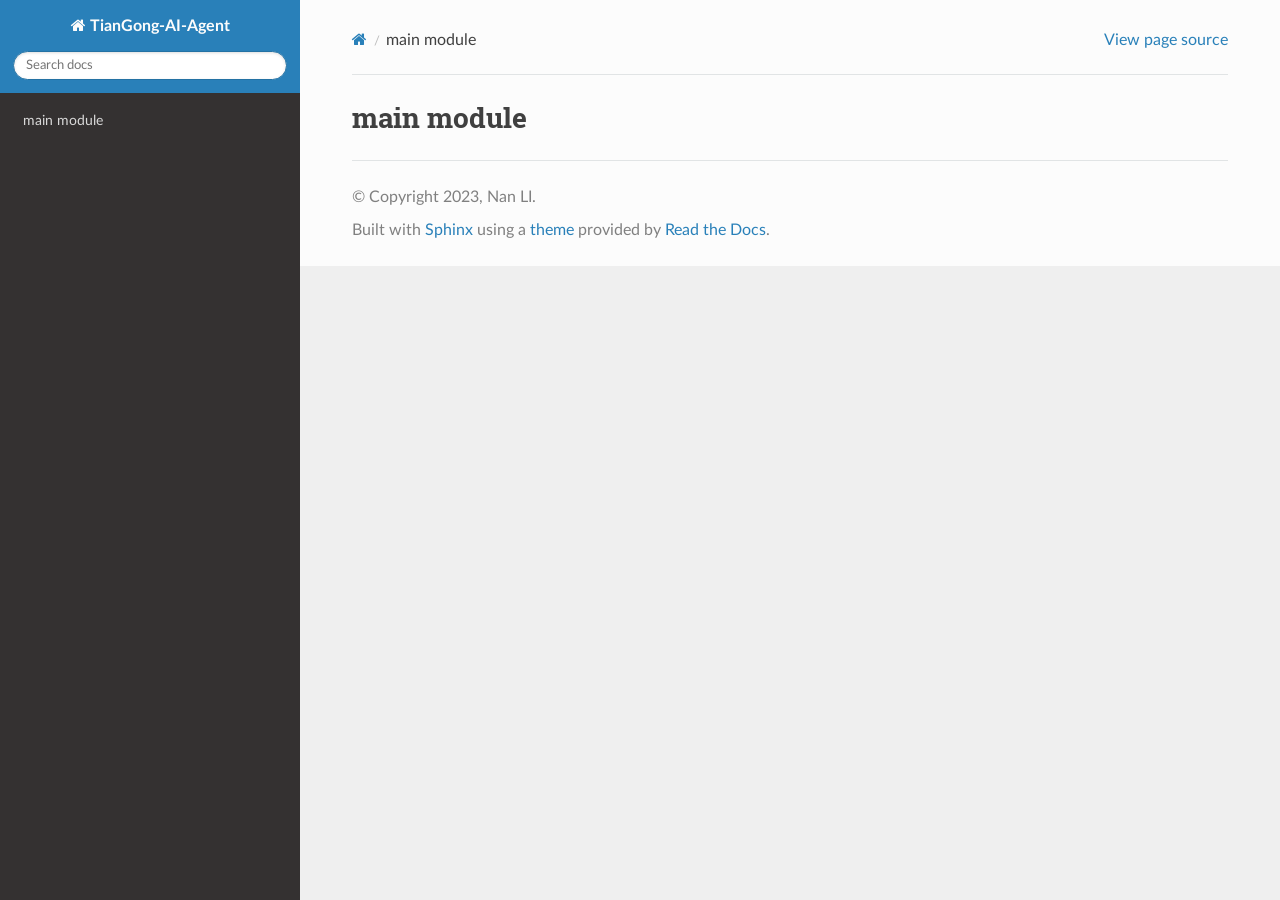
<file: docs/main.html>
<!DOCTYPE html>
<html class="writer-html5" lang="en" >
<head>
  <meta charset="utf-8" /><meta name="generator" content="Docutils 0.18.1: http://docutils.sourceforge.net/" />

  <meta name="viewport" content="width=device-width, initial-scale=1.0" />
  <title>main module &mdash; TianGong-AI-Agent  documentation</title>
      <link rel="stylesheet" href="_static/pygments.css" type="text/css" />
      <link rel="stylesheet" href="_static/css/theme.css" type="text/css" />
      <link rel="stylesheet" href="_static/css/custom.css" type="text/css" />
  <!--[if lt IE 9]>
    <script src="_static/js/html5shiv.min.js"></script>
  <![endif]-->
  
        <script src="_static/jquery.js?v=5d32c60e"></script>
        <script src="_static/_sphinx_javascript_frameworks_compat.js?v=2cd50e6c"></script>
        <script src="_static/documentation_options.js?v=5929fcd5"></script>
        <script src="_static/doctools.js?v=888ff710"></script>
        <script src="_static/sphinx_highlight.js?v=dc90522c"></script>
    <script src="_static/js/theme.js"></script>
    <link rel="index" title="Index" href="genindex.html" />
    <link rel="search" title="Search" href="search.html" /> 
</head>

<body class="wy-body-for-nav"> 
  <div class="wy-grid-for-nav">
    <nav data-toggle="wy-nav-shift" class="wy-nav-side">
      <div class="wy-side-scroll">
        <div class="wy-side-nav-search" >

          
          
          <a href="index.html" class="icon icon-home">
            TianGong-AI-Agent
          </a>
<div role="search">
  <form id="rtd-search-form" class="wy-form" action="search.html" method="get">
    <input type="text" name="q" placeholder="Search docs" aria-label="Search docs" />
    <input type="hidden" name="check_keywords" value="yes" />
    <input type="hidden" name="area" value="default" />
  </form>
</div>
        </div><div class="wy-menu wy-menu-vertical" data-spy="affix" role="navigation" aria-label="Navigation menu">
              <!-- Local TOC -->
              <div class="local-toc"><ul>
<li><a class="reference internal" href="#">main module</a></li>
</ul>
</div>
        </div>
      </div>
    </nav>

    <section data-toggle="wy-nav-shift" class="wy-nav-content-wrap"><nav class="wy-nav-top" aria-label="Mobile navigation menu" >
          <i data-toggle="wy-nav-top" class="fa fa-bars"></i>
          <a href="index.html">TianGong-AI-Agent</a>
      </nav>

      <div class="wy-nav-content">
        <div class="rst-content">
          <div role="navigation" aria-label="Page navigation">
  <ul class="wy-breadcrumbs">
      <li><a href="index.html" class="icon icon-home" aria-label="Home"></a></li>
      <li class="breadcrumb-item active">main module</li>
      <li class="wy-breadcrumbs-aside">
            <a href="_sources/main.rst.txt" rel="nofollow"> View page source</a>
      </li>
  </ul>
  <hr/>
</div>
          <div role="main" class="document" itemscope="itemscope" itemtype="http://schema.org/Article">
           <div itemprop="articleBody">
             
  <section id="main-module">
<h1>main module<a class="headerlink" href="#main-module" title="Link to this heading"></a></h1>
</section>


           </div>
          </div>
          <footer>

  <hr/>

  <div role="contentinfo">
    <p>&#169; Copyright 2023, Nan LI.</p>
  </div>

  Built with <a href="https://www.sphinx-doc.org/">Sphinx</a> using a
    <a href="https://github.com/readthedocs/sphinx_rtd_theme">theme</a>
    provided by <a href="https://readthedocs.org">Read the Docs</a>.
   

</footer>
        </div>
      </div>
    </section>
  </div>
  <script>
      jQuery(function () {
          SphinxRtdTheme.Navigation.enable(true);
      });
  </script> 

</body>
</html>
</file>
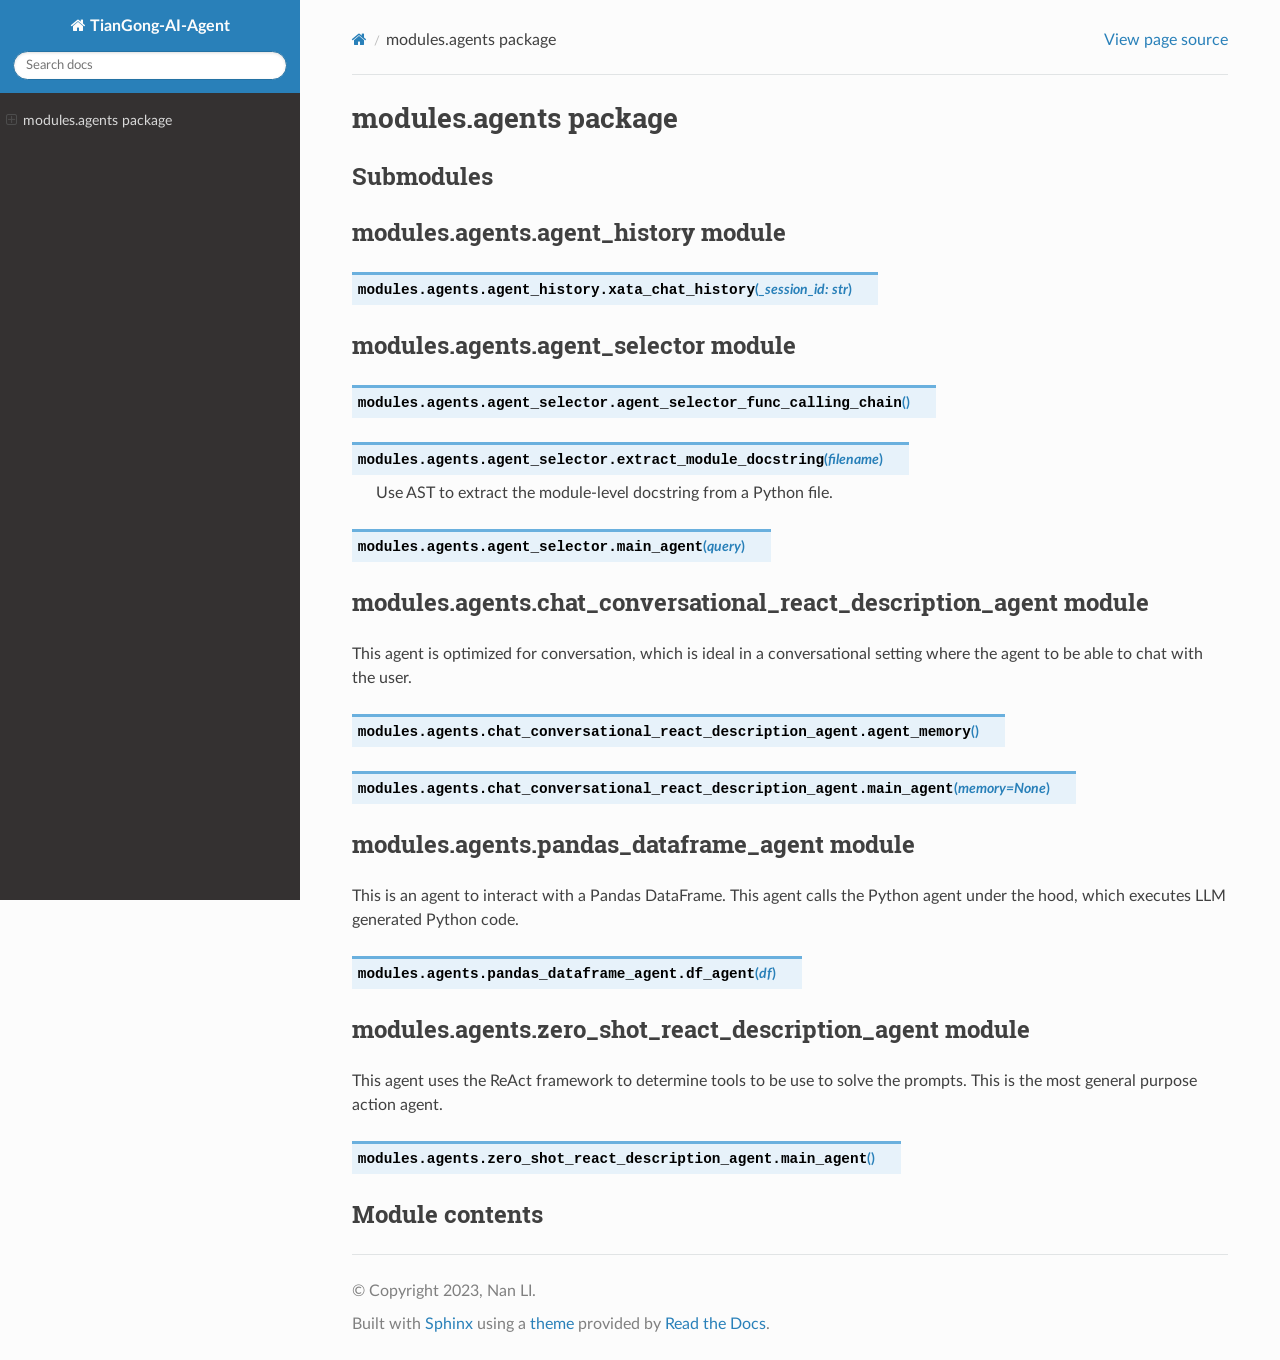
<file: docs/modules.agents.html>
<!DOCTYPE html>
<html class="writer-html5" lang="en" >
<head>
  <meta charset="utf-8" /><meta name="generator" content="Docutils 0.18.1: http://docutils.sourceforge.net/" />

  <meta name="viewport" content="width=device-width, initial-scale=1.0" />
  <title>modules.agents package &mdash; TianGong-AI-Agent  documentation</title>
      <link rel="stylesheet" href="_static/pygments.css" type="text/css" />
      <link rel="stylesheet" href="_static/css/theme.css" type="text/css" />
      <link rel="stylesheet" href="_static/css/custom.css" type="text/css" />
  <!--[if lt IE 9]>
    <script src="_static/js/html5shiv.min.js"></script>
  <![endif]-->
  
        <script src="_static/jquery.js?v=5d32c60e"></script>
        <script src="_static/_sphinx_javascript_frameworks_compat.js?v=2cd50e6c"></script>
        <script src="_static/documentation_options.js?v=5929fcd5"></script>
        <script src="_static/doctools.js?v=888ff710"></script>
        <script src="_static/sphinx_highlight.js?v=dc90522c"></script>
    <script src="_static/js/theme.js"></script>
    <link rel="index" title="Index" href="genindex.html" />
    <link rel="search" title="Search" href="search.html" /> 
</head>

<body class="wy-body-for-nav"> 
  <div class="wy-grid-for-nav">
    <nav data-toggle="wy-nav-shift" class="wy-nav-side">
      <div class="wy-side-scroll">
        <div class="wy-side-nav-search" >

          
          
          <a href="index.html" class="icon icon-home">
            TianGong-AI-Agent
          </a>
<div role="search">
  <form id="rtd-search-form" class="wy-form" action="search.html" method="get">
    <input type="text" name="q" placeholder="Search docs" aria-label="Search docs" />
    <input type="hidden" name="check_keywords" value="yes" />
    <input type="hidden" name="area" value="default" />
  </form>
</div>
        </div><div class="wy-menu wy-menu-vertical" data-spy="affix" role="navigation" aria-label="Navigation menu">
              <!-- Local TOC -->
              <div class="local-toc"><ul>
<li><a class="reference internal" href="#">modules.agents package</a><ul>
<li><a class="reference internal" href="#submodules">Submodules</a></li>
<li><a class="reference internal" href="#module-modules.agents.agent_history">modules.agents.agent_history module</a><ul>
<li><a class="reference internal" href="#modules.agents.agent_history.xata_chat_history"><code class="docutils literal notranslate"><span class="pre">xata_chat_history()</span></code></a></li>
</ul>
</li>
<li><a class="reference internal" href="#module-modules.agents.agent_selector">modules.agents.agent_selector module</a><ul>
<li><a class="reference internal" href="#modules.agents.agent_selector.agent_selector_func_calling_chain"><code class="docutils literal notranslate"><span class="pre">agent_selector_func_calling_chain()</span></code></a></li>
<li><a class="reference internal" href="#modules.agents.agent_selector.extract_module_docstring"><code class="docutils literal notranslate"><span class="pre">extract_module_docstring()</span></code></a></li>
<li><a class="reference internal" href="#modules.agents.agent_selector.main_agent"><code class="docutils literal notranslate"><span class="pre">main_agent()</span></code></a></li>
</ul>
</li>
<li><a class="reference internal" href="#module-modules.agents.chat_conversational_react_description_agent">modules.agents.chat_conversational_react_description_agent module</a><ul>
<li><a class="reference internal" href="#modules.agents.chat_conversational_react_description_agent.agent_memory"><code class="docutils literal notranslate"><span class="pre">agent_memory()</span></code></a></li>
<li><a class="reference internal" href="#modules.agents.chat_conversational_react_description_agent.main_agent"><code class="docutils literal notranslate"><span class="pre">main_agent()</span></code></a></li>
</ul>
</li>
<li><a class="reference internal" href="#module-modules.agents.pandas_dataframe_agent">modules.agents.pandas_dataframe_agent module</a><ul>
<li><a class="reference internal" href="#modules.agents.pandas_dataframe_agent.df_agent"><code class="docutils literal notranslate"><span class="pre">df_agent()</span></code></a></li>
</ul>
</li>
<li><a class="reference internal" href="#module-modules.agents.zero_shot_react_description_agent">modules.agents.zero_shot_react_description_agent module</a><ul>
<li><a class="reference internal" href="#modules.agents.zero_shot_react_description_agent.main_agent"><code class="docutils literal notranslate"><span class="pre">main_agent()</span></code></a></li>
</ul>
</li>
<li><a class="reference internal" href="#module-modules.agents">Module contents</a></li>
</ul>
</li>
</ul>
</div>
        </div>
      </div>
    </nav>

    <section data-toggle="wy-nav-shift" class="wy-nav-content-wrap"><nav class="wy-nav-top" aria-label="Mobile navigation menu" >
          <i data-toggle="wy-nav-top" class="fa fa-bars"></i>
          <a href="index.html">TianGong-AI-Agent</a>
      </nav>

      <div class="wy-nav-content">
        <div class="rst-content">
          <div role="navigation" aria-label="Page navigation">
  <ul class="wy-breadcrumbs">
      <li><a href="index.html" class="icon icon-home" aria-label="Home"></a></li>
      <li class="breadcrumb-item active">modules.agents package</li>
      <li class="wy-breadcrumbs-aside">
            <a href="_sources/modules.agents.rst.txt" rel="nofollow"> View page source</a>
      </li>
  </ul>
  <hr/>
</div>
          <div role="main" class="document" itemscope="itemscope" itemtype="http://schema.org/Article">
           <div itemprop="articleBody">
             
  <section id="modules-agents-package">
<h1>modules.agents package<a class="headerlink" href="#modules-agents-package" title="Link to this heading"></a></h1>
<section id="submodules">
<h2>Submodules<a class="headerlink" href="#submodules" title="Link to this heading"></a></h2>
</section>
<section id="module-modules.agents.agent_history">
<span id="modules-agents-agent-history-module"></span><h2>modules.agents.agent_history module<a class="headerlink" href="#module-modules.agents.agent_history" title="Link to this heading"></a></h2>
<dl class="py function">
<dt class="sig sig-object py" id="modules.agents.agent_history.xata_chat_history">
<span class="sig-prename descclassname"><span class="pre">modules.agents.agent_history.</span></span><span class="sig-name descname"><span class="pre">xata_chat_history</span></span><span class="sig-paren">(</span><em class="sig-param"><span class="n"><span class="pre">_session_id</span></span><span class="p"><span class="pre">:</span></span><span class="w"> </span><span class="n"><span class="pre">str</span></span></em><span class="sig-paren">)</span><a class="headerlink" href="#modules.agents.agent_history.xata_chat_history" title="Link to this definition"></a></dt>
<dd></dd></dl>

</section>
<section id="module-modules.agents.agent_selector">
<span id="modules-agents-agent-selector-module"></span><h2>modules.agents.agent_selector module<a class="headerlink" href="#module-modules.agents.agent_selector" title="Link to this heading"></a></h2>
<dl class="py function">
<dt class="sig sig-object py" id="modules.agents.agent_selector.agent_selector_func_calling_chain">
<span class="sig-prename descclassname"><span class="pre">modules.agents.agent_selector.</span></span><span class="sig-name descname"><span class="pre">agent_selector_func_calling_chain</span></span><span class="sig-paren">(</span><span class="sig-paren">)</span><a class="headerlink" href="#modules.agents.agent_selector.agent_selector_func_calling_chain" title="Link to this definition"></a></dt>
<dd></dd></dl>

<dl class="py function">
<dt class="sig sig-object py" id="modules.agents.agent_selector.extract_module_docstring">
<span class="sig-prename descclassname"><span class="pre">modules.agents.agent_selector.</span></span><span class="sig-name descname"><span class="pre">extract_module_docstring</span></span><span class="sig-paren">(</span><em class="sig-param"><span class="n"><span class="pre">filename</span></span></em><span class="sig-paren">)</span><a class="headerlink" href="#modules.agents.agent_selector.extract_module_docstring" title="Link to this definition"></a></dt>
<dd><p>Use AST to extract the module-level docstring from a Python file.</p>
</dd></dl>

<dl class="py function">
<dt class="sig sig-object py" id="modules.agents.agent_selector.main_agent">
<span class="sig-prename descclassname"><span class="pre">modules.agents.agent_selector.</span></span><span class="sig-name descname"><span class="pre">main_agent</span></span><span class="sig-paren">(</span><em class="sig-param"><span class="n"><span class="pre">query</span></span></em><span class="sig-paren">)</span><a class="headerlink" href="#modules.agents.agent_selector.main_agent" title="Link to this definition"></a></dt>
<dd></dd></dl>

</section>
<section id="module-modules.agents.chat_conversational_react_description_agent">
<span id="modules-agents-chat-conversational-react-description-agent-module"></span><h2>modules.agents.chat_conversational_react_description_agent module<a class="headerlink" href="#module-modules.agents.chat_conversational_react_description_agent" title="Link to this heading"></a></h2>
<p>This agent is optimized for conversation, which is ideal in a conversational setting where the agent to be able to chat with the user.</p>
<dl class="py function">
<dt class="sig sig-object py" id="modules.agents.chat_conversational_react_description_agent.agent_memory">
<span class="sig-prename descclassname"><span class="pre">modules.agents.chat_conversational_react_description_agent.</span></span><span class="sig-name descname"><span class="pre">agent_memory</span></span><span class="sig-paren">(</span><span class="sig-paren">)</span><a class="headerlink" href="#modules.agents.chat_conversational_react_description_agent.agent_memory" title="Link to this definition"></a></dt>
<dd></dd></dl>

<dl class="py function">
<dt class="sig sig-object py" id="modules.agents.chat_conversational_react_description_agent.main_agent">
<span class="sig-prename descclassname"><span class="pre">modules.agents.chat_conversational_react_description_agent.</span></span><span class="sig-name descname"><span class="pre">main_agent</span></span><span class="sig-paren">(</span><em class="sig-param"><span class="n"><span class="pre">memory</span></span><span class="o"><span class="pre">=</span></span><span class="default_value"><span class="pre">None</span></span></em><span class="sig-paren">)</span><a class="headerlink" href="#modules.agents.chat_conversational_react_description_agent.main_agent" title="Link to this definition"></a></dt>
<dd></dd></dl>

</section>
<section id="module-modules.agents.pandas_dataframe_agent">
<span id="modules-agents-pandas-dataframe-agent-module"></span><h2>modules.agents.pandas_dataframe_agent module<a class="headerlink" href="#module-modules.agents.pandas_dataframe_agent" title="Link to this heading"></a></h2>
<p>This is an agent to interact with a Pandas DataFrame.
This agent calls the Python agent under the hood, which executes LLM generated Python code.</p>
<dl class="py function">
<dt class="sig sig-object py" id="modules.agents.pandas_dataframe_agent.df_agent">
<span class="sig-prename descclassname"><span class="pre">modules.agents.pandas_dataframe_agent.</span></span><span class="sig-name descname"><span class="pre">df_agent</span></span><span class="sig-paren">(</span><em class="sig-param"><span class="n"><span class="pre">df</span></span></em><span class="sig-paren">)</span><a class="headerlink" href="#modules.agents.pandas_dataframe_agent.df_agent" title="Link to this definition"></a></dt>
<dd></dd></dl>

</section>
<section id="module-modules.agents.zero_shot_react_description_agent">
<span id="modules-agents-zero-shot-react-description-agent-module"></span><h2>modules.agents.zero_shot_react_description_agent module<a class="headerlink" href="#module-modules.agents.zero_shot_react_description_agent" title="Link to this heading"></a></h2>
<p>This agent uses the ReAct framework to determine tools to be use to solve the prompts.
This is the most general purpose action agent.</p>
<dl class="py function">
<dt class="sig sig-object py" id="modules.agents.zero_shot_react_description_agent.main_agent">
<span class="sig-prename descclassname"><span class="pre">modules.agents.zero_shot_react_description_agent.</span></span><span class="sig-name descname"><span class="pre">main_agent</span></span><span class="sig-paren">(</span><span class="sig-paren">)</span><a class="headerlink" href="#modules.agents.zero_shot_react_description_agent.main_agent" title="Link to this definition"></a></dt>
<dd></dd></dl>

</section>
<section id="module-modules.agents">
<span id="module-contents"></span><h2>Module contents<a class="headerlink" href="#module-modules.agents" title="Link to this heading"></a></h2>
</section>
</section>


           </div>
          </div>
          <footer>

  <hr/>

  <div role="contentinfo">
    <p>&#169; Copyright 2023, Nan LI.</p>
  </div>

  Built with <a href="https://www.sphinx-doc.org/">Sphinx</a> using a
    <a href="https://github.com/readthedocs/sphinx_rtd_theme">theme</a>
    provided by <a href="https://readthedocs.org">Read the Docs</a>.
   

</footer>
        </div>
      </div>
    </section>
  </div>
  <script>
      jQuery(function () {
          SphinxRtdTheme.Navigation.enable(true);
      });
  </script> 

</body>
</html>
</file>
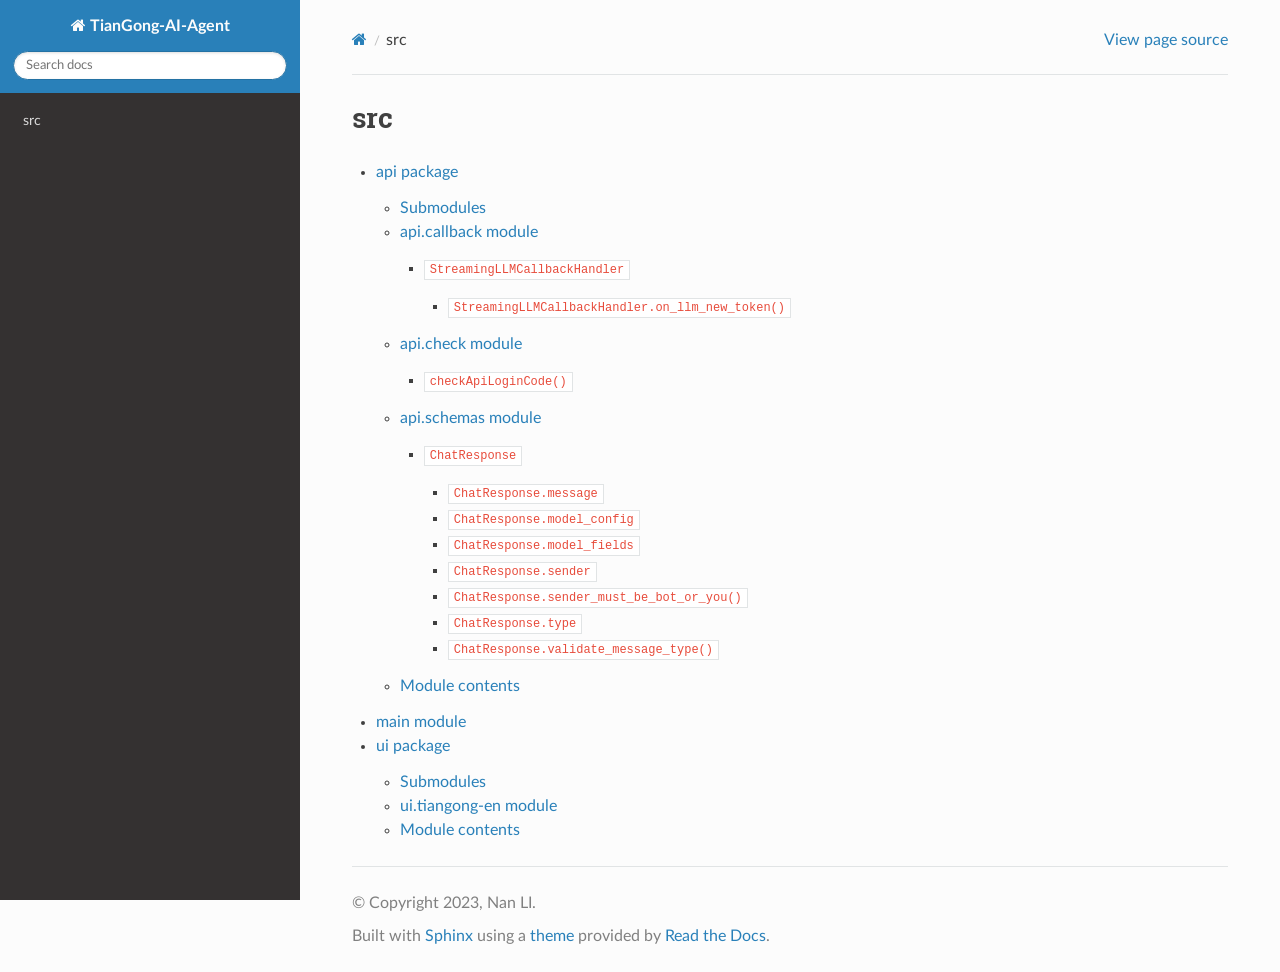
<file: docs/modules.html>
<!DOCTYPE html>
<html class="writer-html5" lang="en" >
<head>
  <meta charset="utf-8" /><meta name="generator" content="Docutils 0.18.1: http://docutils.sourceforge.net/" />

  <meta name="viewport" content="width=device-width, initial-scale=1.0" />
  <title>src &mdash; TianGong-AI-Agent  documentation</title>
      <link rel="stylesheet" href="_static/pygments.css" type="text/css" />
      <link rel="stylesheet" href="_static/css/theme.css" type="text/css" />
      <link rel="stylesheet" href="_static/css/custom.css" type="text/css" />
  <!--[if lt IE 9]>
    <script src="_static/js/html5shiv.min.js"></script>
  <![endif]-->
  
        <script src="_static/jquery.js?v=5d32c60e"></script>
        <script src="_static/_sphinx_javascript_frameworks_compat.js?v=2cd50e6c"></script>
        <script src="_static/documentation_options.js?v=5929fcd5"></script>
        <script src="_static/doctools.js?v=888ff710"></script>
        <script src="_static/sphinx_highlight.js?v=dc90522c"></script>
    <script src="_static/js/theme.js"></script>
    <link rel="index" title="Index" href="genindex.html" />
    <link rel="search" title="Search" href="search.html" /> 
</head>

<body class="wy-body-for-nav"> 
  <div class="wy-grid-for-nav">
    <nav data-toggle="wy-nav-shift" class="wy-nav-side">
      <div class="wy-side-scroll">
        <div class="wy-side-nav-search" >

          
          
          <a href="index.html" class="icon icon-home">
            TianGong-AI-Agent
          </a>
<div role="search">
  <form id="rtd-search-form" class="wy-form" action="search.html" method="get">
    <input type="text" name="q" placeholder="Search docs" aria-label="Search docs" />
    <input type="hidden" name="check_keywords" value="yes" />
    <input type="hidden" name="area" value="default" />
  </form>
</div>
        </div><div class="wy-menu wy-menu-vertical" data-spy="affix" role="navigation" aria-label="Navigation menu">
              <!-- Local TOC -->
              <div class="local-toc"><ul>
<li><a class="reference internal" href="#">src</a></li>
</ul>
</div>
        </div>
      </div>
    </nav>

    <section data-toggle="wy-nav-shift" class="wy-nav-content-wrap"><nav class="wy-nav-top" aria-label="Mobile navigation menu" >
          <i data-toggle="wy-nav-top" class="fa fa-bars"></i>
          <a href="index.html">TianGong-AI-Agent</a>
      </nav>

      <div class="wy-nav-content">
        <div class="rst-content">
          <div role="navigation" aria-label="Page navigation">
  <ul class="wy-breadcrumbs">
      <li><a href="index.html" class="icon icon-home" aria-label="Home"></a></li>
      <li class="breadcrumb-item active">src</li>
      <li class="wy-breadcrumbs-aside">
            <a href="_sources/modules.rst.txt" rel="nofollow"> View page source</a>
      </li>
  </ul>
  <hr/>
</div>
          <div role="main" class="document" itemscope="itemscope" itemtype="http://schema.org/Article">
           <div itemprop="articleBody">
             
  <section id="src">
<h1>src<a class="headerlink" href="#src" title="Link to this heading"></a></h1>
<div class="toctree-wrapper compound">
<ul>
<li class="toctree-l1"><a class="reference internal" href="api.html">api package</a><ul>
<li class="toctree-l2"><a class="reference internal" href="api.html#submodules">Submodules</a></li>
<li class="toctree-l2"><a class="reference internal" href="api.html#module-api.callback">api.callback module</a><ul>
<li class="toctree-l3"><a class="reference internal" href="api.html#api.callback.StreamingLLMCallbackHandler"><code class="docutils literal notranslate"><span class="pre">StreamingLLMCallbackHandler</span></code></a><ul>
<li class="toctree-l4"><a class="reference internal" href="api.html#api.callback.StreamingLLMCallbackHandler.on_llm_new_token"><code class="docutils literal notranslate"><span class="pre">StreamingLLMCallbackHandler.on_llm_new_token()</span></code></a></li>
</ul>
</li>
</ul>
</li>
<li class="toctree-l2"><a class="reference internal" href="api.html#module-api.check">api.check module</a><ul>
<li class="toctree-l3"><a class="reference internal" href="api.html#api.check.checkApiLoginCode"><code class="docutils literal notranslate"><span class="pre">checkApiLoginCode()</span></code></a></li>
</ul>
</li>
<li class="toctree-l2"><a class="reference internal" href="api.html#module-api.schemas">api.schemas module</a><ul>
<li class="toctree-l3"><a class="reference internal" href="api.html#api.schemas.ChatResponse"><code class="docutils literal notranslate"><span class="pre">ChatResponse</span></code></a><ul>
<li class="toctree-l4"><a class="reference internal" href="api.html#api.schemas.ChatResponse.message"><code class="docutils literal notranslate"><span class="pre">ChatResponse.message</span></code></a></li>
<li class="toctree-l4"><a class="reference internal" href="api.html#api.schemas.ChatResponse.model_config"><code class="docutils literal notranslate"><span class="pre">ChatResponse.model_config</span></code></a></li>
<li class="toctree-l4"><a class="reference internal" href="api.html#api.schemas.ChatResponse.model_fields"><code class="docutils literal notranslate"><span class="pre">ChatResponse.model_fields</span></code></a></li>
<li class="toctree-l4"><a class="reference internal" href="api.html#api.schemas.ChatResponse.sender"><code class="docutils literal notranslate"><span class="pre">ChatResponse.sender</span></code></a></li>
<li class="toctree-l4"><a class="reference internal" href="api.html#api.schemas.ChatResponse.sender_must_be_bot_or_you"><code class="docutils literal notranslate"><span class="pre">ChatResponse.sender_must_be_bot_or_you()</span></code></a></li>
<li class="toctree-l4"><a class="reference internal" href="api.html#api.schemas.ChatResponse.type"><code class="docutils literal notranslate"><span class="pre">ChatResponse.type</span></code></a></li>
<li class="toctree-l4"><a class="reference internal" href="api.html#api.schemas.ChatResponse.validate_message_type"><code class="docutils literal notranslate"><span class="pre">ChatResponse.validate_message_type()</span></code></a></li>
</ul>
</li>
</ul>
</li>
<li class="toctree-l2"><a class="reference internal" href="api.html#module-api">Module contents</a></li>
</ul>
</li>
<li class="toctree-l1"><a class="reference internal" href="main.html">main module</a></li>
<li class="toctree-l1"><a class="reference internal" href="ui.html">ui package</a><ul>
<li class="toctree-l2"><a class="reference internal" href="ui.html#submodules">Submodules</a></li>
<li class="toctree-l2"><a class="reference internal" href="ui.html#ui-tiangong-en-module">ui.tiangong-en module</a></li>
<li class="toctree-l2"><a class="reference internal" href="ui.html#module-ui">Module contents</a></li>
</ul>
</li>
</ul>
</div>
</section>


           </div>
          </div>
          <footer>

  <hr/>

  <div role="contentinfo">
    <p>&#169; Copyright 2023, Nan LI.</p>
  </div>

  Built with <a href="https://www.sphinx-doc.org/">Sphinx</a> using a
    <a href="https://github.com/readthedocs/sphinx_rtd_theme">theme</a>
    provided by <a href="https://readthedocs.org">Read the Docs</a>.
   

</footer>
        </div>
      </div>
    </section>
  </div>
  <script>
      jQuery(function () {
          SphinxRtdTheme.Navigation.enable(true);
      });
  </script> 

</body>
</html>
</file>
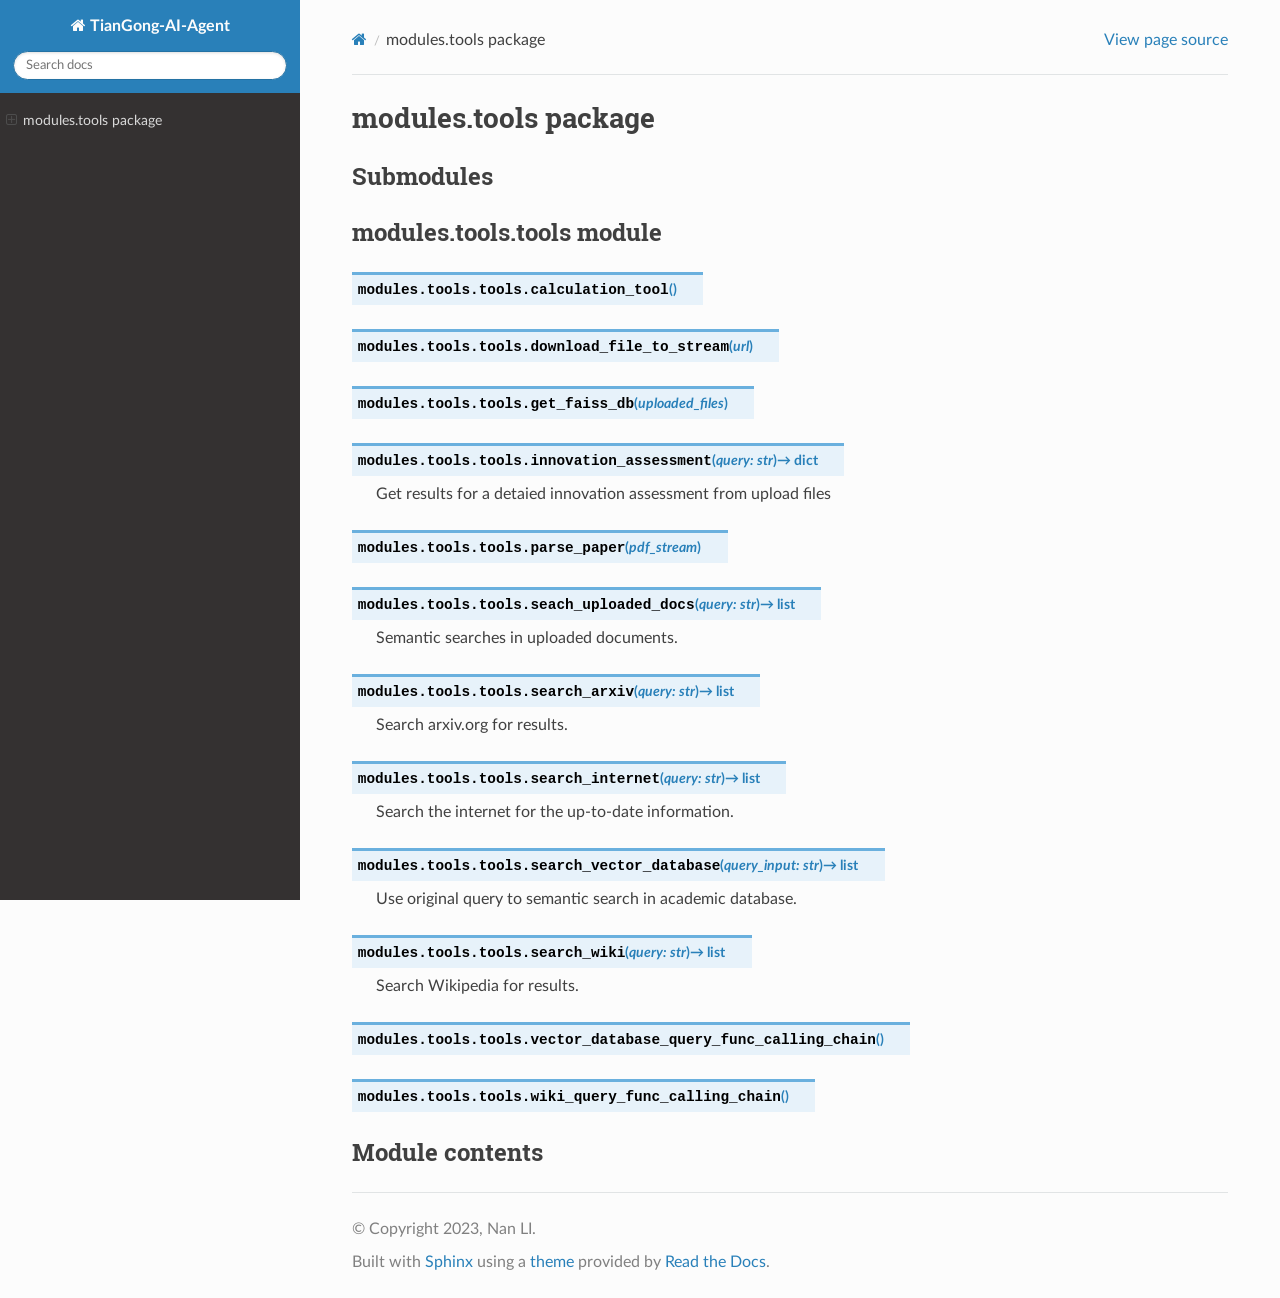
<file: docs/modules.tools.html>
<!DOCTYPE html>
<html class="writer-html5" lang="en" >
<head>
  <meta charset="utf-8" /><meta name="generator" content="Docutils 0.18.1: http://docutils.sourceforge.net/" />

  <meta name="viewport" content="width=device-width, initial-scale=1.0" />
  <title>modules.tools package &mdash; TianGong-AI-Agent  documentation</title>
      <link rel="stylesheet" href="_static/pygments.css" type="text/css" />
      <link rel="stylesheet" href="_static/css/theme.css" type="text/css" />
      <link rel="stylesheet" href="_static/css/custom.css" type="text/css" />
  <!--[if lt IE 9]>
    <script src="_static/js/html5shiv.min.js"></script>
  <![endif]-->
  
        <script src="_static/jquery.js?v=5d32c60e"></script>
        <script src="_static/_sphinx_javascript_frameworks_compat.js?v=2cd50e6c"></script>
        <script src="_static/documentation_options.js?v=5929fcd5"></script>
        <script src="_static/doctools.js?v=888ff710"></script>
        <script src="_static/sphinx_highlight.js?v=dc90522c"></script>
    <script src="_static/js/theme.js"></script>
    <link rel="index" title="Index" href="genindex.html" />
    <link rel="search" title="Search" href="search.html" /> 
</head>

<body class="wy-body-for-nav"> 
  <div class="wy-grid-for-nav">
    <nav data-toggle="wy-nav-shift" class="wy-nav-side">
      <div class="wy-side-scroll">
        <div class="wy-side-nav-search" >

          
          
          <a href="index.html" class="icon icon-home">
            TianGong-AI-Agent
          </a>
<div role="search">
  <form id="rtd-search-form" class="wy-form" action="search.html" method="get">
    <input type="text" name="q" placeholder="Search docs" aria-label="Search docs" />
    <input type="hidden" name="check_keywords" value="yes" />
    <input type="hidden" name="area" value="default" />
  </form>
</div>
        </div><div class="wy-menu wy-menu-vertical" data-spy="affix" role="navigation" aria-label="Navigation menu">
              <!-- Local TOC -->
              <div class="local-toc"><ul>
<li><a class="reference internal" href="#">modules.tools package</a><ul>
<li><a class="reference internal" href="#submodules">Submodules</a></li>
<li><a class="reference internal" href="#module-modules.tools.tools">modules.tools.tools module</a><ul>
<li><a class="reference internal" href="#modules.tools.tools.calculation_tool"><code class="docutils literal notranslate"><span class="pre">calculation_tool()</span></code></a></li>
<li><a class="reference internal" href="#modules.tools.tools.download_file_to_stream"><code class="docutils literal notranslate"><span class="pre">download_file_to_stream()</span></code></a></li>
<li><a class="reference internal" href="#modules.tools.tools.get_faiss_db"><code class="docutils literal notranslate"><span class="pre">get_faiss_db()</span></code></a></li>
<li><a class="reference internal" href="#modules.tools.tools.innovation_assessment"><code class="docutils literal notranslate"><span class="pre">innovation_assessment()</span></code></a></li>
<li><a class="reference internal" href="#modules.tools.tools.parse_paper"><code class="docutils literal notranslate"><span class="pre">parse_paper()</span></code></a></li>
<li><a class="reference internal" href="#modules.tools.tools.seach_uploaded_docs"><code class="docutils literal notranslate"><span class="pre">seach_uploaded_docs()</span></code></a></li>
<li><a class="reference internal" href="#modules.tools.tools.search_arxiv"><code class="docutils literal notranslate"><span class="pre">search_arxiv()</span></code></a></li>
<li><a class="reference internal" href="#modules.tools.tools.search_internet"><code class="docutils literal notranslate"><span class="pre">search_internet()</span></code></a></li>
<li><a class="reference internal" href="#modules.tools.tools.search_vector_database"><code class="docutils literal notranslate"><span class="pre">search_vector_database()</span></code></a></li>
<li><a class="reference internal" href="#modules.tools.tools.search_wiki"><code class="docutils literal notranslate"><span class="pre">search_wiki()</span></code></a></li>
<li><a class="reference internal" href="#modules.tools.tools.vector_database_query_func_calling_chain"><code class="docutils literal notranslate"><span class="pre">vector_database_query_func_calling_chain()</span></code></a></li>
<li><a class="reference internal" href="#modules.tools.tools.wiki_query_func_calling_chain"><code class="docutils literal notranslate"><span class="pre">wiki_query_func_calling_chain()</span></code></a></li>
</ul>
</li>
<li><a class="reference internal" href="#module-modules.tools">Module contents</a></li>
</ul>
</li>
</ul>
</div>
        </div>
      </div>
    </nav>

    <section data-toggle="wy-nav-shift" class="wy-nav-content-wrap"><nav class="wy-nav-top" aria-label="Mobile navigation menu" >
          <i data-toggle="wy-nav-top" class="fa fa-bars"></i>
          <a href="index.html">TianGong-AI-Agent</a>
      </nav>

      <div class="wy-nav-content">
        <div class="rst-content">
          <div role="navigation" aria-label="Page navigation">
  <ul class="wy-breadcrumbs">
      <li><a href="index.html" class="icon icon-home" aria-label="Home"></a></li>
      <li class="breadcrumb-item active">modules.tools package</li>
      <li class="wy-breadcrumbs-aside">
            <a href="_sources/modules.tools.rst.txt" rel="nofollow"> View page source</a>
      </li>
  </ul>
  <hr/>
</div>
          <div role="main" class="document" itemscope="itemscope" itemtype="http://schema.org/Article">
           <div itemprop="articleBody">
             
  <section id="modules-tools-package">
<h1>modules.tools package<a class="headerlink" href="#modules-tools-package" title="Link to this heading"></a></h1>
<section id="submodules">
<h2>Submodules<a class="headerlink" href="#submodules" title="Link to this heading"></a></h2>
</section>
<section id="module-modules.tools.tools">
<span id="modules-tools-tools-module"></span><h2>modules.tools.tools module<a class="headerlink" href="#module-modules.tools.tools" title="Link to this heading"></a></h2>
<dl class="py function">
<dt class="sig sig-object py" id="modules.tools.tools.calculation_tool">
<span class="sig-prename descclassname"><span class="pre">modules.tools.tools.</span></span><span class="sig-name descname"><span class="pre">calculation_tool</span></span><span class="sig-paren">(</span><span class="sig-paren">)</span><a class="headerlink" href="#modules.tools.tools.calculation_tool" title="Link to this definition"></a></dt>
<dd></dd></dl>

<dl class="py function">
<dt class="sig sig-object py" id="modules.tools.tools.download_file_to_stream">
<span class="sig-prename descclassname"><span class="pre">modules.tools.tools.</span></span><span class="sig-name descname"><span class="pre">download_file_to_stream</span></span><span class="sig-paren">(</span><em class="sig-param"><span class="n"><span class="pre">url</span></span></em><span class="sig-paren">)</span><a class="headerlink" href="#modules.tools.tools.download_file_to_stream" title="Link to this definition"></a></dt>
<dd></dd></dl>

<dl class="py function">
<dt class="sig sig-object py" id="modules.tools.tools.get_faiss_db">
<span class="sig-prename descclassname"><span class="pre">modules.tools.tools.</span></span><span class="sig-name descname"><span class="pre">get_faiss_db</span></span><span class="sig-paren">(</span><em class="sig-param"><span class="n"><span class="pre">uploaded_files</span></span></em><span class="sig-paren">)</span><a class="headerlink" href="#modules.tools.tools.get_faiss_db" title="Link to this definition"></a></dt>
<dd></dd></dl>

<dl class="py function">
<dt class="sig sig-object py" id="modules.tools.tools.innovation_assessment">
<span class="sig-prename descclassname"><span class="pre">modules.tools.tools.</span></span><span class="sig-name descname"><span class="pre">innovation_assessment</span></span><span class="sig-paren">(</span><em class="sig-param"><span class="n"><span class="pre">query</span></span><span class="p"><span class="pre">:</span></span><span class="w"> </span><span class="n"><span class="pre">str</span></span></em><span class="sig-paren">)</span> <span class="sig-return"><span class="sig-return-icon">&#x2192;</span> <span class="sig-return-typehint"><span class="pre">dict</span></span></span><a class="headerlink" href="#modules.tools.tools.innovation_assessment" title="Link to this definition"></a></dt>
<dd><p>Get results for a detaied innovation assessment from upload files</p>
</dd></dl>

<dl class="py function">
<dt class="sig sig-object py" id="modules.tools.tools.parse_paper">
<span class="sig-prename descclassname"><span class="pre">modules.tools.tools.</span></span><span class="sig-name descname"><span class="pre">parse_paper</span></span><span class="sig-paren">(</span><em class="sig-param"><span class="n"><span class="pre">pdf_stream</span></span></em><span class="sig-paren">)</span><a class="headerlink" href="#modules.tools.tools.parse_paper" title="Link to this definition"></a></dt>
<dd></dd></dl>

<dl class="py function">
<dt class="sig sig-object py" id="modules.tools.tools.seach_uploaded_docs">
<span class="sig-prename descclassname"><span class="pre">modules.tools.tools.</span></span><span class="sig-name descname"><span class="pre">seach_uploaded_docs</span></span><span class="sig-paren">(</span><em class="sig-param"><span class="n"><span class="pre">query</span></span><span class="p"><span class="pre">:</span></span><span class="w"> </span><span class="n"><span class="pre">str</span></span></em><span class="sig-paren">)</span> <span class="sig-return"><span class="sig-return-icon">&#x2192;</span> <span class="sig-return-typehint"><span class="pre">list</span></span></span><a class="headerlink" href="#modules.tools.tools.seach_uploaded_docs" title="Link to this definition"></a></dt>
<dd><p>Semantic searches in uploaded documents.</p>
</dd></dl>

<dl class="py function">
<dt class="sig sig-object py" id="modules.tools.tools.search_arxiv">
<span class="sig-prename descclassname"><span class="pre">modules.tools.tools.</span></span><span class="sig-name descname"><span class="pre">search_arxiv</span></span><span class="sig-paren">(</span><em class="sig-param"><span class="n"><span class="pre">query</span></span><span class="p"><span class="pre">:</span></span><span class="w"> </span><span class="n"><span class="pre">str</span></span></em><span class="sig-paren">)</span> <span class="sig-return"><span class="sig-return-icon">&#x2192;</span> <span class="sig-return-typehint"><span class="pre">list</span></span></span><a class="headerlink" href="#modules.tools.tools.search_arxiv" title="Link to this definition"></a></dt>
<dd><p>Search arxiv.org for results.</p>
</dd></dl>

<dl class="py function">
<dt class="sig sig-object py" id="modules.tools.tools.search_internet">
<span class="sig-prename descclassname"><span class="pre">modules.tools.tools.</span></span><span class="sig-name descname"><span class="pre">search_internet</span></span><span class="sig-paren">(</span><em class="sig-param"><span class="n"><span class="pre">query</span></span><span class="p"><span class="pre">:</span></span><span class="w"> </span><span class="n"><span class="pre">str</span></span></em><span class="sig-paren">)</span> <span class="sig-return"><span class="sig-return-icon">&#x2192;</span> <span class="sig-return-typehint"><span class="pre">list</span></span></span><a class="headerlink" href="#modules.tools.tools.search_internet" title="Link to this definition"></a></dt>
<dd><p>Search the internet for the up-to-date information.</p>
</dd></dl>

<dl class="py function">
<dt class="sig sig-object py" id="modules.tools.tools.search_vector_database">
<span class="sig-prename descclassname"><span class="pre">modules.tools.tools.</span></span><span class="sig-name descname"><span class="pre">search_vector_database</span></span><span class="sig-paren">(</span><em class="sig-param"><span class="n"><span class="pre">query_input</span></span><span class="p"><span class="pre">:</span></span><span class="w"> </span><span class="n"><span class="pre">str</span></span></em><span class="sig-paren">)</span> <span class="sig-return"><span class="sig-return-icon">&#x2192;</span> <span class="sig-return-typehint"><span class="pre">list</span></span></span><a class="headerlink" href="#modules.tools.tools.search_vector_database" title="Link to this definition"></a></dt>
<dd><p>Use original query to semantic search in academic database.</p>
</dd></dl>

<dl class="py function">
<dt class="sig sig-object py" id="modules.tools.tools.search_wiki">
<span class="sig-prename descclassname"><span class="pre">modules.tools.tools.</span></span><span class="sig-name descname"><span class="pre">search_wiki</span></span><span class="sig-paren">(</span><em class="sig-param"><span class="n"><span class="pre">query</span></span><span class="p"><span class="pre">:</span></span><span class="w"> </span><span class="n"><span class="pre">str</span></span></em><span class="sig-paren">)</span> <span class="sig-return"><span class="sig-return-icon">&#x2192;</span> <span class="sig-return-typehint"><span class="pre">list</span></span></span><a class="headerlink" href="#modules.tools.tools.search_wiki" title="Link to this definition"></a></dt>
<dd><p>Search Wikipedia for results.</p>
</dd></dl>

<dl class="py function">
<dt class="sig sig-object py" id="modules.tools.tools.vector_database_query_func_calling_chain">
<span class="sig-prename descclassname"><span class="pre">modules.tools.tools.</span></span><span class="sig-name descname"><span class="pre">vector_database_query_func_calling_chain</span></span><span class="sig-paren">(</span><span class="sig-paren">)</span><a class="headerlink" href="#modules.tools.tools.vector_database_query_func_calling_chain" title="Link to this definition"></a></dt>
<dd></dd></dl>

<dl class="py function">
<dt class="sig sig-object py" id="modules.tools.tools.wiki_query_func_calling_chain">
<span class="sig-prename descclassname"><span class="pre">modules.tools.tools.</span></span><span class="sig-name descname"><span class="pre">wiki_query_func_calling_chain</span></span><span class="sig-paren">(</span><span class="sig-paren">)</span><a class="headerlink" href="#modules.tools.tools.wiki_query_func_calling_chain" title="Link to this definition"></a></dt>
<dd></dd></dl>

</section>
<section id="module-modules.tools">
<span id="module-contents"></span><h2>Module contents<a class="headerlink" href="#module-modules.tools" title="Link to this heading"></a></h2>
</section>
</section>


           </div>
          </div>
          <footer>

  <hr/>

  <div role="contentinfo">
    <p>&#169; Copyright 2023, Nan LI.</p>
  </div>

  Built with <a href="https://www.sphinx-doc.org/">Sphinx</a> using a
    <a href="https://github.com/readthedocs/sphinx_rtd_theme">theme</a>
    provided by <a href="https://readthedocs.org">Read the Docs</a>.
   

</footer>
        </div>
      </div>
    </section>
  </div>
  <script>
      jQuery(function () {
          SphinxRtdTheme.Navigation.enable(true);
      });
  </script> 

</body>
</html>
</file>
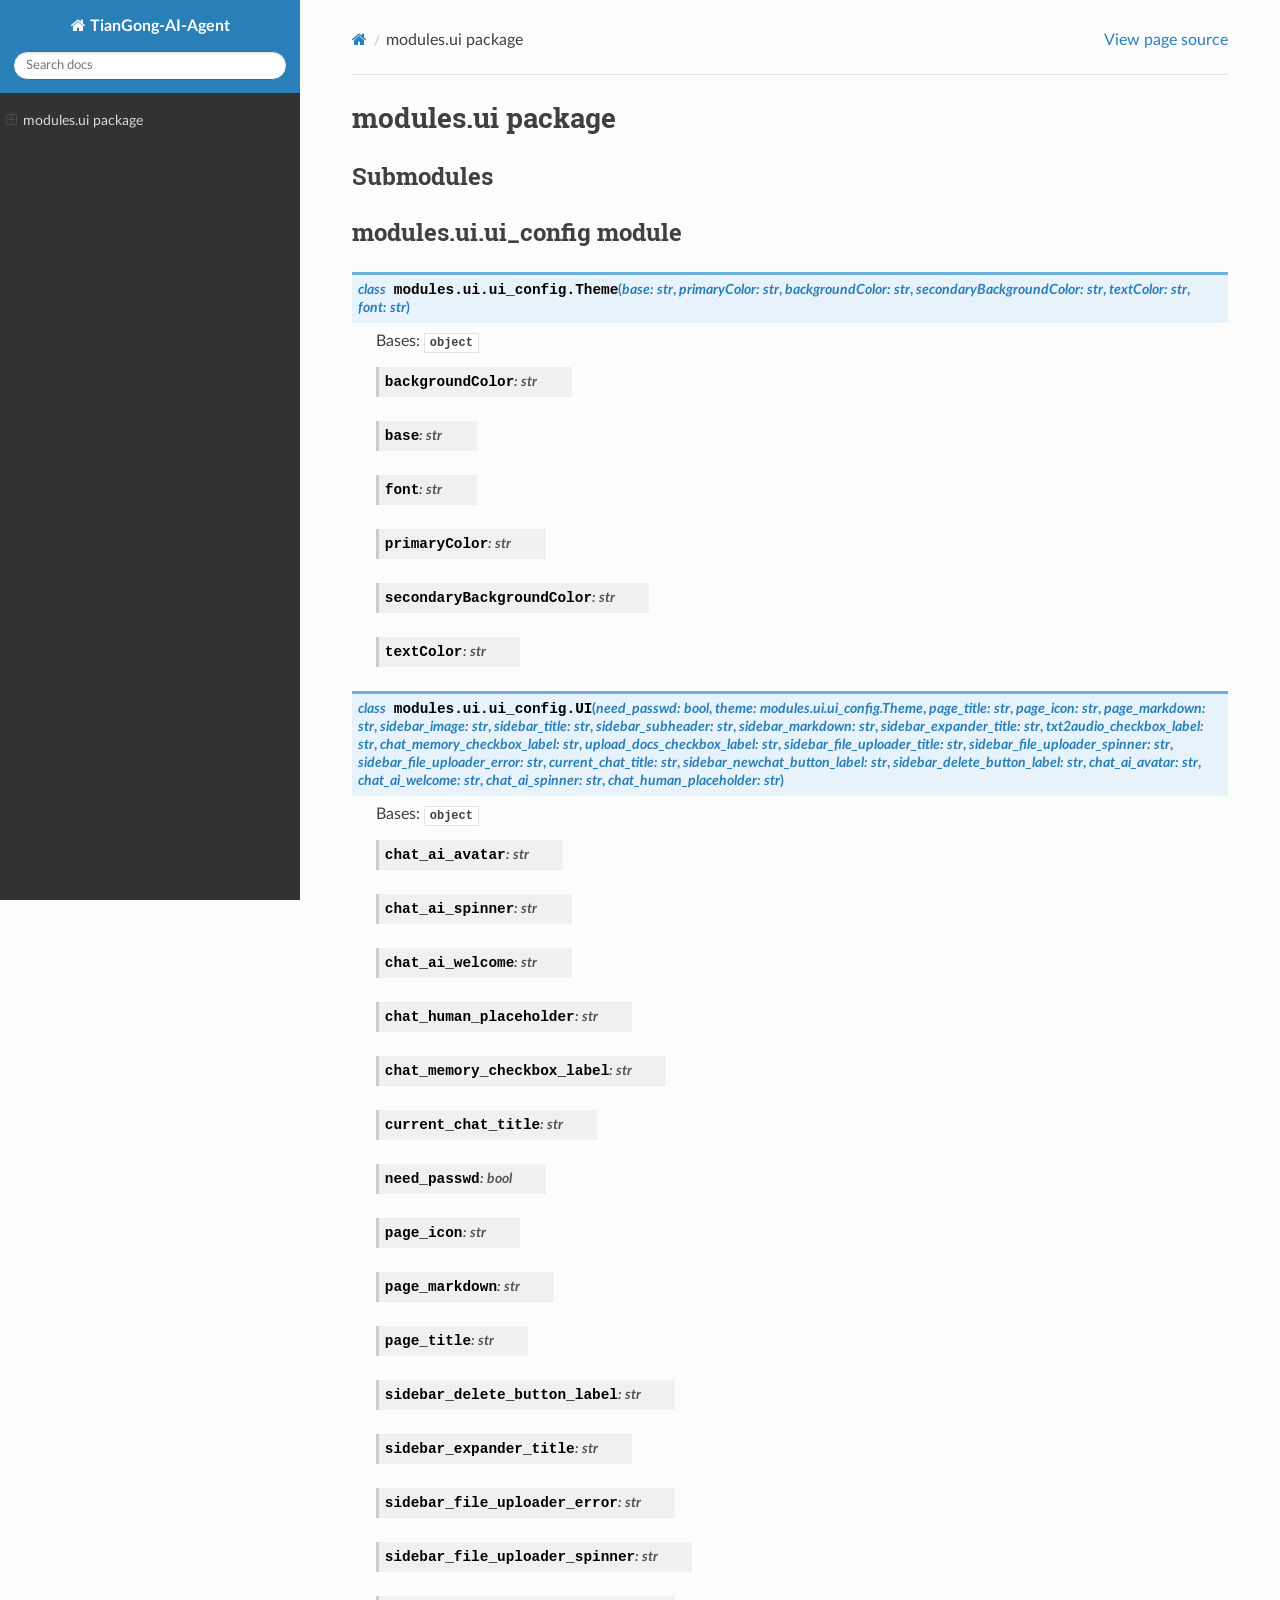
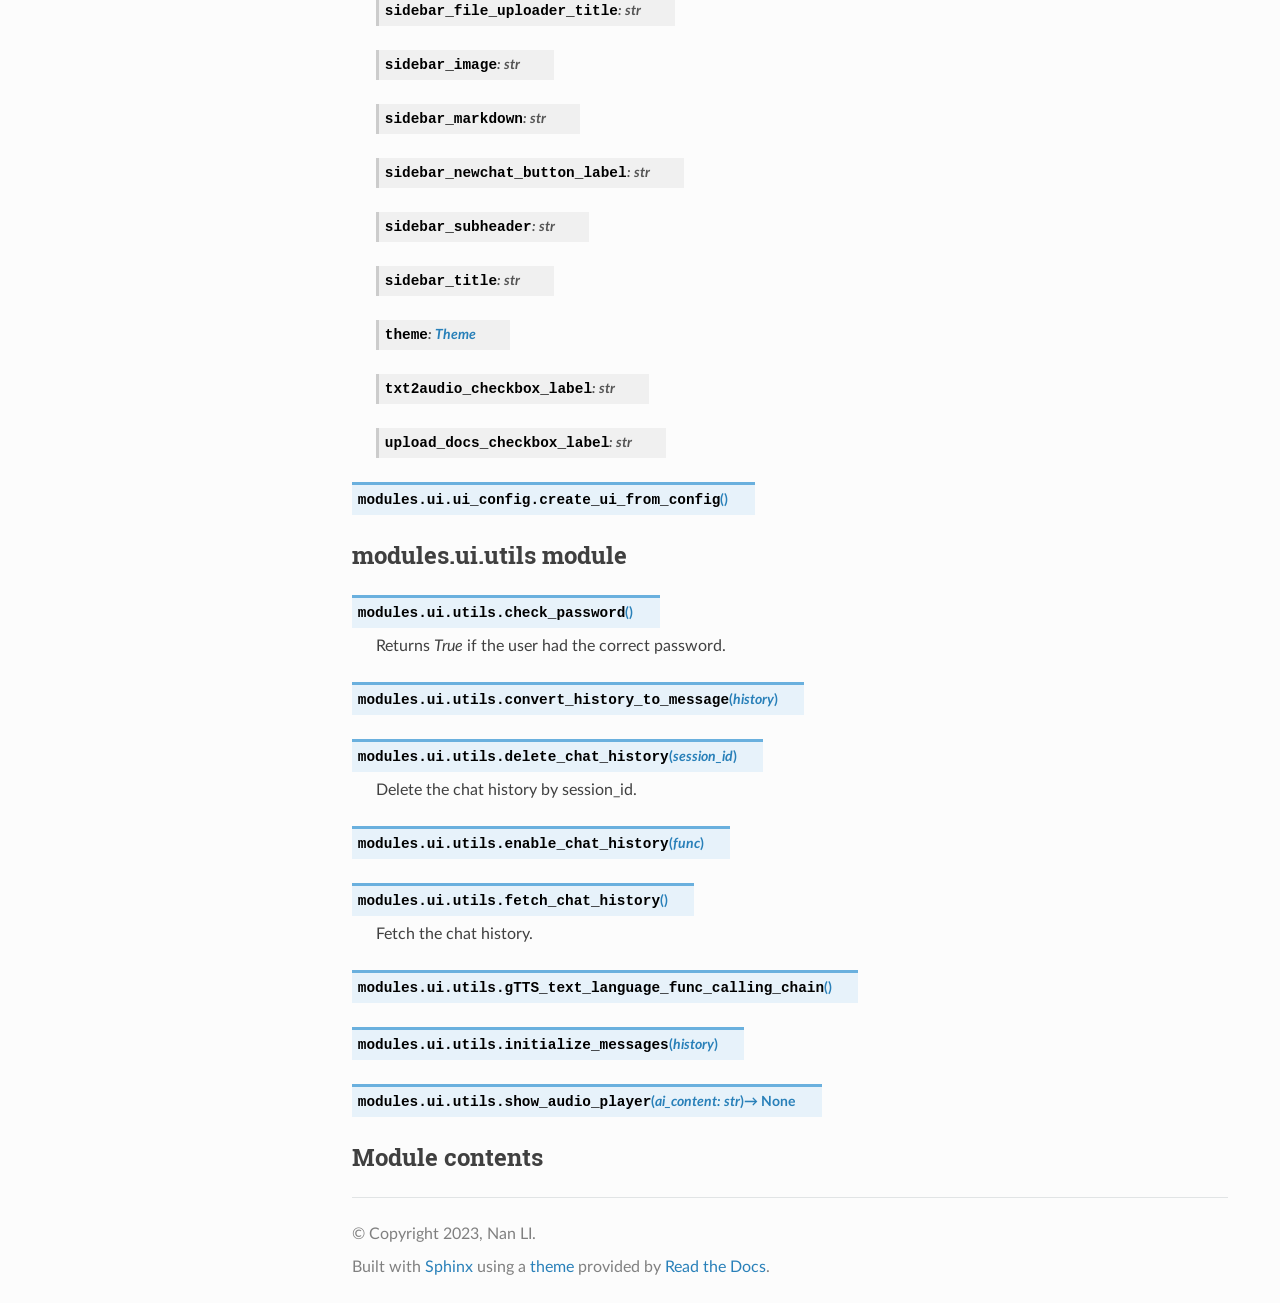
<file: docs/modules.ui.html>
<!DOCTYPE html>
<html class="writer-html5" lang="en" >
<head>
  <meta charset="utf-8" /><meta name="generator" content="Docutils 0.18.1: http://docutils.sourceforge.net/" />

  <meta name="viewport" content="width=device-width, initial-scale=1.0" />
  <title>modules.ui package &mdash; TianGong-AI-Agent  documentation</title>
      <link rel="stylesheet" href="_static/pygments.css" type="text/css" />
      <link rel="stylesheet" href="_static/css/theme.css" type="text/css" />
      <link rel="stylesheet" href="_static/css/custom.css" type="text/css" />
  <!--[if lt IE 9]>
    <script src="_static/js/html5shiv.min.js"></script>
  <![endif]-->
  
        <script src="_static/jquery.js?v=5d32c60e"></script>
        <script src="_static/_sphinx_javascript_frameworks_compat.js?v=2cd50e6c"></script>
        <script src="_static/documentation_options.js?v=5929fcd5"></script>
        <script src="_static/doctools.js?v=888ff710"></script>
        <script src="_static/sphinx_highlight.js?v=dc90522c"></script>
    <script src="_static/js/theme.js"></script>
    <link rel="index" title="Index" href="genindex.html" />
    <link rel="search" title="Search" href="search.html" /> 
</head>

<body class="wy-body-for-nav"> 
  <div class="wy-grid-for-nav">
    <nav data-toggle="wy-nav-shift" class="wy-nav-side">
      <div class="wy-side-scroll">
        <div class="wy-side-nav-search" >

          
          
          <a href="index.html" class="icon icon-home">
            TianGong-AI-Agent
          </a>
<div role="search">
  <form id="rtd-search-form" class="wy-form" action="search.html" method="get">
    <input type="text" name="q" placeholder="Search docs" aria-label="Search docs" />
    <input type="hidden" name="check_keywords" value="yes" />
    <input type="hidden" name="area" value="default" />
  </form>
</div>
        </div><div class="wy-menu wy-menu-vertical" data-spy="affix" role="navigation" aria-label="Navigation menu">
              <!-- Local TOC -->
              <div class="local-toc"><ul>
<li><a class="reference internal" href="#">modules.ui package</a><ul>
<li><a class="reference internal" href="#submodules">Submodules</a></li>
<li><a class="reference internal" href="#module-modules.ui.ui_config">modules.ui.ui_config module</a><ul>
<li><a class="reference internal" href="#modules.ui.ui_config.Theme"><code class="docutils literal notranslate"><span class="pre">Theme</span></code></a><ul>
<li><a class="reference internal" href="#modules.ui.ui_config.Theme.backgroundColor"><code class="docutils literal notranslate"><span class="pre">Theme.backgroundColor</span></code></a></li>
<li><a class="reference internal" href="#modules.ui.ui_config.Theme.base"><code class="docutils literal notranslate"><span class="pre">Theme.base</span></code></a></li>
<li><a class="reference internal" href="#modules.ui.ui_config.Theme.font"><code class="docutils literal notranslate"><span class="pre">Theme.font</span></code></a></li>
<li><a class="reference internal" href="#modules.ui.ui_config.Theme.primaryColor"><code class="docutils literal notranslate"><span class="pre">Theme.primaryColor</span></code></a></li>
<li><a class="reference internal" href="#modules.ui.ui_config.Theme.secondaryBackgroundColor"><code class="docutils literal notranslate"><span class="pre">Theme.secondaryBackgroundColor</span></code></a></li>
<li><a class="reference internal" href="#modules.ui.ui_config.Theme.textColor"><code class="docutils literal notranslate"><span class="pre">Theme.textColor</span></code></a></li>
</ul>
</li>
<li><a class="reference internal" href="#modules.ui.ui_config.UI"><code class="docutils literal notranslate"><span class="pre">UI</span></code></a><ul>
<li><a class="reference internal" href="#modules.ui.ui_config.UI.chat_ai_avatar"><code class="docutils literal notranslate"><span class="pre">UI.chat_ai_avatar</span></code></a></li>
<li><a class="reference internal" href="#modules.ui.ui_config.UI.chat_ai_spinner"><code class="docutils literal notranslate"><span class="pre">UI.chat_ai_spinner</span></code></a></li>
<li><a class="reference internal" href="#modules.ui.ui_config.UI.chat_ai_welcome"><code class="docutils literal notranslate"><span class="pre">UI.chat_ai_welcome</span></code></a></li>
<li><a class="reference internal" href="#modules.ui.ui_config.UI.chat_human_placeholder"><code class="docutils literal notranslate"><span class="pre">UI.chat_human_placeholder</span></code></a></li>
<li><a class="reference internal" href="#modules.ui.ui_config.UI.chat_memory_checkbox_label"><code class="docutils literal notranslate"><span class="pre">UI.chat_memory_checkbox_label</span></code></a></li>
<li><a class="reference internal" href="#modules.ui.ui_config.UI.current_chat_title"><code class="docutils literal notranslate"><span class="pre">UI.current_chat_title</span></code></a></li>
<li><a class="reference internal" href="#modules.ui.ui_config.UI.need_passwd"><code class="docutils literal notranslate"><span class="pre">UI.need_passwd</span></code></a></li>
<li><a class="reference internal" href="#modules.ui.ui_config.UI.page_icon"><code class="docutils literal notranslate"><span class="pre">UI.page_icon</span></code></a></li>
<li><a class="reference internal" href="#modules.ui.ui_config.UI.page_markdown"><code class="docutils literal notranslate"><span class="pre">UI.page_markdown</span></code></a></li>
<li><a class="reference internal" href="#modules.ui.ui_config.UI.page_title"><code class="docutils literal notranslate"><span class="pre">UI.page_title</span></code></a></li>
<li><a class="reference internal" href="#modules.ui.ui_config.UI.sidebar_delete_button_label"><code class="docutils literal notranslate"><span class="pre">UI.sidebar_delete_button_label</span></code></a></li>
<li><a class="reference internal" href="#modules.ui.ui_config.UI.sidebar_expander_title"><code class="docutils literal notranslate"><span class="pre">UI.sidebar_expander_title</span></code></a></li>
<li><a class="reference internal" href="#modules.ui.ui_config.UI.sidebar_file_uploader_error"><code class="docutils literal notranslate"><span class="pre">UI.sidebar_file_uploader_error</span></code></a></li>
<li><a class="reference internal" href="#modules.ui.ui_config.UI.sidebar_file_uploader_spinner"><code class="docutils literal notranslate"><span class="pre">UI.sidebar_file_uploader_spinner</span></code></a></li>
<li><a class="reference internal" href="#modules.ui.ui_config.UI.sidebar_file_uploader_title"><code class="docutils literal notranslate"><span class="pre">UI.sidebar_file_uploader_title</span></code></a></li>
<li><a class="reference internal" href="#modules.ui.ui_config.UI.sidebar_image"><code class="docutils literal notranslate"><span class="pre">UI.sidebar_image</span></code></a></li>
<li><a class="reference internal" href="#modules.ui.ui_config.UI.sidebar_markdown"><code class="docutils literal notranslate"><span class="pre">UI.sidebar_markdown</span></code></a></li>
<li><a class="reference internal" href="#modules.ui.ui_config.UI.sidebar_newchat_button_label"><code class="docutils literal notranslate"><span class="pre">UI.sidebar_newchat_button_label</span></code></a></li>
<li><a class="reference internal" href="#modules.ui.ui_config.UI.sidebar_subheader"><code class="docutils literal notranslate"><span class="pre">UI.sidebar_subheader</span></code></a></li>
<li><a class="reference internal" href="#modules.ui.ui_config.UI.sidebar_title"><code class="docutils literal notranslate"><span class="pre">UI.sidebar_title</span></code></a></li>
<li><a class="reference internal" href="#modules.ui.ui_config.UI.theme"><code class="docutils literal notranslate"><span class="pre">UI.theme</span></code></a></li>
<li><a class="reference internal" href="#modules.ui.ui_config.UI.txt2audio_checkbox_label"><code class="docutils literal notranslate"><span class="pre">UI.txt2audio_checkbox_label</span></code></a></li>
<li><a class="reference internal" href="#modules.ui.ui_config.UI.upload_docs_checkbox_label"><code class="docutils literal notranslate"><span class="pre">UI.upload_docs_checkbox_label</span></code></a></li>
</ul>
</li>
<li><a class="reference internal" href="#modules.ui.ui_config.create_ui_from_config"><code class="docutils literal notranslate"><span class="pre">create_ui_from_config()</span></code></a></li>
</ul>
</li>
<li><a class="reference internal" href="#module-modules.ui.utils">modules.ui.utils module</a><ul>
<li><a class="reference internal" href="#modules.ui.utils.check_password"><code class="docutils literal notranslate"><span class="pre">check_password()</span></code></a></li>
<li><a class="reference internal" href="#modules.ui.utils.convert_history_to_message"><code class="docutils literal notranslate"><span class="pre">convert_history_to_message()</span></code></a></li>
<li><a class="reference internal" href="#modules.ui.utils.delete_chat_history"><code class="docutils literal notranslate"><span class="pre">delete_chat_history()</span></code></a></li>
<li><a class="reference internal" href="#modules.ui.utils.enable_chat_history"><code class="docutils literal notranslate"><span class="pre">enable_chat_history()</span></code></a></li>
<li><a class="reference internal" href="#modules.ui.utils.fetch_chat_history"><code class="docutils literal notranslate"><span class="pre">fetch_chat_history()</span></code></a></li>
<li><a class="reference internal" href="#modules.ui.utils.gTTS_text_language_func_calling_chain"><code class="docutils literal notranslate"><span class="pre">gTTS_text_language_func_calling_chain()</span></code></a></li>
<li><a class="reference internal" href="#modules.ui.utils.initialize_messages"><code class="docutils literal notranslate"><span class="pre">initialize_messages()</span></code></a></li>
<li><a class="reference internal" href="#modules.ui.utils.show_audio_player"><code class="docutils literal notranslate"><span class="pre">show_audio_player()</span></code></a></li>
</ul>
</li>
<li><a class="reference internal" href="#module-modules.ui">Module contents</a></li>
</ul>
</li>
</ul>
</div>
        </div>
      </div>
    </nav>

    <section data-toggle="wy-nav-shift" class="wy-nav-content-wrap"><nav class="wy-nav-top" aria-label="Mobile navigation menu" >
          <i data-toggle="wy-nav-top" class="fa fa-bars"></i>
          <a href="index.html">TianGong-AI-Agent</a>
      </nav>

      <div class="wy-nav-content">
        <div class="rst-content">
          <div role="navigation" aria-label="Page navigation">
  <ul class="wy-breadcrumbs">
      <li><a href="index.html" class="icon icon-home" aria-label="Home"></a></li>
      <li class="breadcrumb-item active">modules.ui package</li>
      <li class="wy-breadcrumbs-aside">
            <a href="_sources/modules.ui.rst.txt" rel="nofollow"> View page source</a>
      </li>
  </ul>
  <hr/>
</div>
          <div role="main" class="document" itemscope="itemscope" itemtype="http://schema.org/Article">
           <div itemprop="articleBody">
             
  <section id="modules-ui-package">
<h1>modules.ui package<a class="headerlink" href="#modules-ui-package" title="Link to this heading"></a></h1>
<section id="submodules">
<h2>Submodules<a class="headerlink" href="#submodules" title="Link to this heading"></a></h2>
</section>
<section id="module-modules.ui.ui_config">
<span id="modules-ui-ui-config-module"></span><h2>modules.ui.ui_config module<a class="headerlink" href="#module-modules.ui.ui_config" title="Link to this heading"></a></h2>
<dl class="py class">
<dt class="sig sig-object py" id="modules.ui.ui_config.Theme">
<em class="property"><span class="pre">class</span><span class="w"> </span></em><span class="sig-prename descclassname"><span class="pre">modules.ui.ui_config.</span></span><span class="sig-name descname"><span class="pre">Theme</span></span><span class="sig-paren">(</span><em class="sig-param"><span class="n"><span class="pre">base</span></span><span class="p"><span class="pre">:</span></span><span class="w"> </span><span class="n"><span class="pre">str</span></span></em>, <em class="sig-param"><span class="n"><span class="pre">primaryColor</span></span><span class="p"><span class="pre">:</span></span><span class="w"> </span><span class="n"><span class="pre">str</span></span></em>, <em class="sig-param"><span class="n"><span class="pre">backgroundColor</span></span><span class="p"><span class="pre">:</span></span><span class="w"> </span><span class="n"><span class="pre">str</span></span></em>, <em class="sig-param"><span class="n"><span class="pre">secondaryBackgroundColor</span></span><span class="p"><span class="pre">:</span></span><span class="w"> </span><span class="n"><span class="pre">str</span></span></em>, <em class="sig-param"><span class="n"><span class="pre">textColor</span></span><span class="p"><span class="pre">:</span></span><span class="w"> </span><span class="n"><span class="pre">str</span></span></em>, <em class="sig-param"><span class="n"><span class="pre">font</span></span><span class="p"><span class="pre">:</span></span><span class="w"> </span><span class="n"><span class="pre">str</span></span></em><span class="sig-paren">)</span><a class="headerlink" href="#modules.ui.ui_config.Theme" title="Link to this definition"></a></dt>
<dd><p>Bases: <code class="xref py py-class docutils literal notranslate"><span class="pre">object</span></code></p>
<dl class="py attribute">
<dt class="sig sig-object py" id="modules.ui.ui_config.Theme.backgroundColor">
<span class="sig-name descname"><span class="pre">backgroundColor</span></span><em class="property"><span class="p"><span class="pre">:</span></span><span class="w"> </span><span class="pre">str</span></em><a class="headerlink" href="#modules.ui.ui_config.Theme.backgroundColor" title="Link to this definition"></a></dt>
<dd></dd></dl>

<dl class="py attribute">
<dt class="sig sig-object py" id="modules.ui.ui_config.Theme.base">
<span class="sig-name descname"><span class="pre">base</span></span><em class="property"><span class="p"><span class="pre">:</span></span><span class="w"> </span><span class="pre">str</span></em><a class="headerlink" href="#modules.ui.ui_config.Theme.base" title="Link to this definition"></a></dt>
<dd></dd></dl>

<dl class="py attribute">
<dt class="sig sig-object py" id="modules.ui.ui_config.Theme.font">
<span class="sig-name descname"><span class="pre">font</span></span><em class="property"><span class="p"><span class="pre">:</span></span><span class="w"> </span><span class="pre">str</span></em><a class="headerlink" href="#modules.ui.ui_config.Theme.font" title="Link to this definition"></a></dt>
<dd></dd></dl>

<dl class="py attribute">
<dt class="sig sig-object py" id="modules.ui.ui_config.Theme.primaryColor">
<span class="sig-name descname"><span class="pre">primaryColor</span></span><em class="property"><span class="p"><span class="pre">:</span></span><span class="w"> </span><span class="pre">str</span></em><a class="headerlink" href="#modules.ui.ui_config.Theme.primaryColor" title="Link to this definition"></a></dt>
<dd></dd></dl>

<dl class="py attribute">
<dt class="sig sig-object py" id="modules.ui.ui_config.Theme.secondaryBackgroundColor">
<span class="sig-name descname"><span class="pre">secondaryBackgroundColor</span></span><em class="property"><span class="p"><span class="pre">:</span></span><span class="w"> </span><span class="pre">str</span></em><a class="headerlink" href="#modules.ui.ui_config.Theme.secondaryBackgroundColor" title="Link to this definition"></a></dt>
<dd></dd></dl>

<dl class="py attribute">
<dt class="sig sig-object py" id="modules.ui.ui_config.Theme.textColor">
<span class="sig-name descname"><span class="pre">textColor</span></span><em class="property"><span class="p"><span class="pre">:</span></span><span class="w"> </span><span class="pre">str</span></em><a class="headerlink" href="#modules.ui.ui_config.Theme.textColor" title="Link to this definition"></a></dt>
<dd></dd></dl>

</dd></dl>

<dl class="py class">
<dt class="sig sig-object py" id="modules.ui.ui_config.UI">
<em class="property"><span class="pre">class</span><span class="w"> </span></em><span class="sig-prename descclassname"><span class="pre">modules.ui.ui_config.</span></span><span class="sig-name descname"><span class="pre">UI</span></span><span class="sig-paren">(</span><em class="sig-param"><span class="n"><span class="pre">need_passwd</span></span><span class="p"><span class="pre">:</span></span><span class="w"> </span><span class="n"><span class="pre">bool</span></span></em>, <em class="sig-param"><span class="n"><span class="pre">theme</span></span><span class="p"><span class="pre">:</span></span><span class="w"> </span><span class="n"><a class="reference internal" href="#modules.ui.ui_config.Theme" title="modules.ui.ui_config.Theme"><span class="pre">modules.ui.ui_config.Theme</span></a></span></em>, <em class="sig-param"><span class="n"><span class="pre">page_title</span></span><span class="p"><span class="pre">:</span></span><span class="w"> </span><span class="n"><span class="pre">str</span></span></em>, <em class="sig-param"><span class="n"><span class="pre">page_icon</span></span><span class="p"><span class="pre">:</span></span><span class="w"> </span><span class="n"><span class="pre">str</span></span></em>, <em class="sig-param"><span class="n"><span class="pre">page_markdown</span></span><span class="p"><span class="pre">:</span></span><span class="w"> </span><span class="n"><span class="pre">str</span></span></em>, <em class="sig-param"><span class="n"><span class="pre">sidebar_image</span></span><span class="p"><span class="pre">:</span></span><span class="w"> </span><span class="n"><span class="pre">str</span></span></em>, <em class="sig-param"><span class="n"><span class="pre">sidebar_title</span></span><span class="p"><span class="pre">:</span></span><span class="w"> </span><span class="n"><span class="pre">str</span></span></em>, <em class="sig-param"><span class="n"><span class="pre">sidebar_subheader</span></span><span class="p"><span class="pre">:</span></span><span class="w"> </span><span class="n"><span class="pre">str</span></span></em>, <em class="sig-param"><span class="n"><span class="pre">sidebar_markdown</span></span><span class="p"><span class="pre">:</span></span><span class="w"> </span><span class="n"><span class="pre">str</span></span></em>, <em class="sig-param"><span class="n"><span class="pre">sidebar_expander_title</span></span><span class="p"><span class="pre">:</span></span><span class="w"> </span><span class="n"><span class="pre">str</span></span></em>, <em class="sig-param"><span class="n"><span class="pre">txt2audio_checkbox_label</span></span><span class="p"><span class="pre">:</span></span><span class="w"> </span><span class="n"><span class="pre">str</span></span></em>, <em class="sig-param"><span class="n"><span class="pre">chat_memory_checkbox_label</span></span><span class="p"><span class="pre">:</span></span><span class="w"> </span><span class="n"><span class="pre">str</span></span></em>, <em class="sig-param"><span class="n"><span class="pre">upload_docs_checkbox_label</span></span><span class="p"><span class="pre">:</span></span><span class="w"> </span><span class="n"><span class="pre">str</span></span></em>, <em class="sig-param"><span class="n"><span class="pre">sidebar_file_uploader_title</span></span><span class="p"><span class="pre">:</span></span><span class="w"> </span><span class="n"><span class="pre">str</span></span></em>, <em class="sig-param"><span class="n"><span class="pre">sidebar_file_uploader_spinner</span></span><span class="p"><span class="pre">:</span></span><span class="w"> </span><span class="n"><span class="pre">str</span></span></em>, <em class="sig-param"><span class="n"><span class="pre">sidebar_file_uploader_error</span></span><span class="p"><span class="pre">:</span></span><span class="w"> </span><span class="n"><span class="pre">str</span></span></em>, <em class="sig-param"><span class="n"><span class="pre">current_chat_title</span></span><span class="p"><span class="pre">:</span></span><span class="w"> </span><span class="n"><span class="pre">str</span></span></em>, <em class="sig-param"><span class="n"><span class="pre">sidebar_newchat_button_label</span></span><span class="p"><span class="pre">:</span></span><span class="w"> </span><span class="n"><span class="pre">str</span></span></em>, <em class="sig-param"><span class="n"><span class="pre">sidebar_delete_button_label</span></span><span class="p"><span class="pre">:</span></span><span class="w"> </span><span class="n"><span class="pre">str</span></span></em>, <em class="sig-param"><span class="n"><span class="pre">chat_ai_avatar</span></span><span class="p"><span class="pre">:</span></span><span class="w"> </span><span class="n"><span class="pre">str</span></span></em>, <em class="sig-param"><span class="n"><span class="pre">chat_ai_welcome</span></span><span class="p"><span class="pre">:</span></span><span class="w"> </span><span class="n"><span class="pre">str</span></span></em>, <em class="sig-param"><span class="n"><span class="pre">chat_ai_spinner</span></span><span class="p"><span class="pre">:</span></span><span class="w"> </span><span class="n"><span class="pre">str</span></span></em>, <em class="sig-param"><span class="n"><span class="pre">chat_human_placeholder</span></span><span class="p"><span class="pre">:</span></span><span class="w"> </span><span class="n"><span class="pre">str</span></span></em><span class="sig-paren">)</span><a class="headerlink" href="#modules.ui.ui_config.UI" title="Link to this definition"></a></dt>
<dd><p>Bases: <code class="xref py py-class docutils literal notranslate"><span class="pre">object</span></code></p>
<dl class="py attribute">
<dt class="sig sig-object py" id="modules.ui.ui_config.UI.chat_ai_avatar">
<span class="sig-name descname"><span class="pre">chat_ai_avatar</span></span><em class="property"><span class="p"><span class="pre">:</span></span><span class="w"> </span><span class="pre">str</span></em><a class="headerlink" href="#modules.ui.ui_config.UI.chat_ai_avatar" title="Link to this definition"></a></dt>
<dd></dd></dl>

<dl class="py attribute">
<dt class="sig sig-object py" id="modules.ui.ui_config.UI.chat_ai_spinner">
<span class="sig-name descname"><span class="pre">chat_ai_spinner</span></span><em class="property"><span class="p"><span class="pre">:</span></span><span class="w"> </span><span class="pre">str</span></em><a class="headerlink" href="#modules.ui.ui_config.UI.chat_ai_spinner" title="Link to this definition"></a></dt>
<dd></dd></dl>

<dl class="py attribute">
<dt class="sig sig-object py" id="modules.ui.ui_config.UI.chat_ai_welcome">
<span class="sig-name descname"><span class="pre">chat_ai_welcome</span></span><em class="property"><span class="p"><span class="pre">:</span></span><span class="w"> </span><span class="pre">str</span></em><a class="headerlink" href="#modules.ui.ui_config.UI.chat_ai_welcome" title="Link to this definition"></a></dt>
<dd></dd></dl>

<dl class="py attribute">
<dt class="sig sig-object py" id="modules.ui.ui_config.UI.chat_human_placeholder">
<span class="sig-name descname"><span class="pre">chat_human_placeholder</span></span><em class="property"><span class="p"><span class="pre">:</span></span><span class="w"> </span><span class="pre">str</span></em><a class="headerlink" href="#modules.ui.ui_config.UI.chat_human_placeholder" title="Link to this definition"></a></dt>
<dd></dd></dl>

<dl class="py attribute">
<dt class="sig sig-object py" id="modules.ui.ui_config.UI.chat_memory_checkbox_label">
<span class="sig-name descname"><span class="pre">chat_memory_checkbox_label</span></span><em class="property"><span class="p"><span class="pre">:</span></span><span class="w"> </span><span class="pre">str</span></em><a class="headerlink" href="#modules.ui.ui_config.UI.chat_memory_checkbox_label" title="Link to this definition"></a></dt>
<dd></dd></dl>

<dl class="py attribute">
<dt class="sig sig-object py" id="modules.ui.ui_config.UI.current_chat_title">
<span class="sig-name descname"><span class="pre">current_chat_title</span></span><em class="property"><span class="p"><span class="pre">:</span></span><span class="w"> </span><span class="pre">str</span></em><a class="headerlink" href="#modules.ui.ui_config.UI.current_chat_title" title="Link to this definition"></a></dt>
<dd></dd></dl>

<dl class="py attribute">
<dt class="sig sig-object py" id="modules.ui.ui_config.UI.need_passwd">
<span class="sig-name descname"><span class="pre">need_passwd</span></span><em class="property"><span class="p"><span class="pre">:</span></span><span class="w"> </span><span class="pre">bool</span></em><a class="headerlink" href="#modules.ui.ui_config.UI.need_passwd" title="Link to this definition"></a></dt>
<dd></dd></dl>

<dl class="py attribute">
<dt class="sig sig-object py" id="modules.ui.ui_config.UI.page_icon">
<span class="sig-name descname"><span class="pre">page_icon</span></span><em class="property"><span class="p"><span class="pre">:</span></span><span class="w"> </span><span class="pre">str</span></em><a class="headerlink" href="#modules.ui.ui_config.UI.page_icon" title="Link to this definition"></a></dt>
<dd></dd></dl>

<dl class="py attribute">
<dt class="sig sig-object py" id="modules.ui.ui_config.UI.page_markdown">
<span class="sig-name descname"><span class="pre">page_markdown</span></span><em class="property"><span class="p"><span class="pre">:</span></span><span class="w"> </span><span class="pre">str</span></em><a class="headerlink" href="#modules.ui.ui_config.UI.page_markdown" title="Link to this definition"></a></dt>
<dd></dd></dl>

<dl class="py attribute">
<dt class="sig sig-object py" id="modules.ui.ui_config.UI.page_title">
<span class="sig-name descname"><span class="pre">page_title</span></span><em class="property"><span class="p"><span class="pre">:</span></span><span class="w"> </span><span class="pre">str</span></em><a class="headerlink" href="#modules.ui.ui_config.UI.page_title" title="Link to this definition"></a></dt>
<dd></dd></dl>

<dl class="py attribute">
<dt class="sig sig-object py" id="modules.ui.ui_config.UI.sidebar_delete_button_label">
<span class="sig-name descname"><span class="pre">sidebar_delete_button_label</span></span><em class="property"><span class="p"><span class="pre">:</span></span><span class="w"> </span><span class="pre">str</span></em><a class="headerlink" href="#modules.ui.ui_config.UI.sidebar_delete_button_label" title="Link to this definition"></a></dt>
<dd></dd></dl>

<dl class="py attribute">
<dt class="sig sig-object py" id="modules.ui.ui_config.UI.sidebar_expander_title">
<span class="sig-name descname"><span class="pre">sidebar_expander_title</span></span><em class="property"><span class="p"><span class="pre">:</span></span><span class="w"> </span><span class="pre">str</span></em><a class="headerlink" href="#modules.ui.ui_config.UI.sidebar_expander_title" title="Link to this definition"></a></dt>
<dd></dd></dl>

<dl class="py attribute">
<dt class="sig sig-object py" id="modules.ui.ui_config.UI.sidebar_file_uploader_error">
<span class="sig-name descname"><span class="pre">sidebar_file_uploader_error</span></span><em class="property"><span class="p"><span class="pre">:</span></span><span class="w"> </span><span class="pre">str</span></em><a class="headerlink" href="#modules.ui.ui_config.UI.sidebar_file_uploader_error" title="Link to this definition"></a></dt>
<dd></dd></dl>

<dl class="py attribute">
<dt class="sig sig-object py" id="modules.ui.ui_config.UI.sidebar_file_uploader_spinner">
<span class="sig-name descname"><span class="pre">sidebar_file_uploader_spinner</span></span><em class="property"><span class="p"><span class="pre">:</span></span><span class="w"> </span><span class="pre">str</span></em><a class="headerlink" href="#modules.ui.ui_config.UI.sidebar_file_uploader_spinner" title="Link to this definition"></a></dt>
<dd></dd></dl>

<dl class="py attribute">
<dt class="sig sig-object py" id="modules.ui.ui_config.UI.sidebar_file_uploader_title">
<span class="sig-name descname"><span class="pre">sidebar_file_uploader_title</span></span><em class="property"><span class="p"><span class="pre">:</span></span><span class="w"> </span><span class="pre">str</span></em><a class="headerlink" href="#modules.ui.ui_config.UI.sidebar_file_uploader_title" title="Link to this definition"></a></dt>
<dd></dd></dl>

<dl class="py attribute">
<dt class="sig sig-object py" id="modules.ui.ui_config.UI.sidebar_image">
<span class="sig-name descname"><span class="pre">sidebar_image</span></span><em class="property"><span class="p"><span class="pre">:</span></span><span class="w"> </span><span class="pre">str</span></em><a class="headerlink" href="#modules.ui.ui_config.UI.sidebar_image" title="Link to this definition"></a></dt>
<dd></dd></dl>

<dl class="py attribute">
<dt class="sig sig-object py" id="modules.ui.ui_config.UI.sidebar_markdown">
<span class="sig-name descname"><span class="pre">sidebar_markdown</span></span><em class="property"><span class="p"><span class="pre">:</span></span><span class="w"> </span><span class="pre">str</span></em><a class="headerlink" href="#modules.ui.ui_config.UI.sidebar_markdown" title="Link to this definition"></a></dt>
<dd></dd></dl>

<dl class="py attribute">
<dt class="sig sig-object py" id="modules.ui.ui_config.UI.sidebar_newchat_button_label">
<span class="sig-name descname"><span class="pre">sidebar_newchat_button_label</span></span><em class="property"><span class="p"><span class="pre">:</span></span><span class="w"> </span><span class="pre">str</span></em><a class="headerlink" href="#modules.ui.ui_config.UI.sidebar_newchat_button_label" title="Link to this definition"></a></dt>
<dd></dd></dl>

<dl class="py attribute">
<dt class="sig sig-object py" id="modules.ui.ui_config.UI.sidebar_subheader">
<span class="sig-name descname"><span class="pre">sidebar_subheader</span></span><em class="property"><span class="p"><span class="pre">:</span></span><span class="w"> </span><span class="pre">str</span></em><a class="headerlink" href="#modules.ui.ui_config.UI.sidebar_subheader" title="Link to this definition"></a></dt>
<dd></dd></dl>

<dl class="py attribute">
<dt class="sig sig-object py" id="modules.ui.ui_config.UI.sidebar_title">
<span class="sig-name descname"><span class="pre">sidebar_title</span></span><em class="property"><span class="p"><span class="pre">:</span></span><span class="w"> </span><span class="pre">str</span></em><a class="headerlink" href="#modules.ui.ui_config.UI.sidebar_title" title="Link to this definition"></a></dt>
<dd></dd></dl>

<dl class="py attribute">
<dt class="sig sig-object py" id="modules.ui.ui_config.UI.theme">
<span class="sig-name descname"><span class="pre">theme</span></span><em class="property"><span class="p"><span class="pre">:</span></span><span class="w"> </span><a class="reference internal" href="#modules.ui.ui_config.Theme" title="modules.ui.ui_config.Theme"><span class="pre">Theme</span></a></em><a class="headerlink" href="#modules.ui.ui_config.UI.theme" title="Link to this definition"></a></dt>
<dd></dd></dl>

<dl class="py attribute">
<dt class="sig sig-object py" id="modules.ui.ui_config.UI.txt2audio_checkbox_label">
<span class="sig-name descname"><span class="pre">txt2audio_checkbox_label</span></span><em class="property"><span class="p"><span class="pre">:</span></span><span class="w"> </span><span class="pre">str</span></em><a class="headerlink" href="#modules.ui.ui_config.UI.txt2audio_checkbox_label" title="Link to this definition"></a></dt>
<dd></dd></dl>

<dl class="py attribute">
<dt class="sig sig-object py" id="modules.ui.ui_config.UI.upload_docs_checkbox_label">
<span class="sig-name descname"><span class="pre">upload_docs_checkbox_label</span></span><em class="property"><span class="p"><span class="pre">:</span></span><span class="w"> </span><span class="pre">str</span></em><a class="headerlink" href="#modules.ui.ui_config.UI.upload_docs_checkbox_label" title="Link to this definition"></a></dt>
<dd></dd></dl>

</dd></dl>

<dl class="py function">
<dt class="sig sig-object py" id="modules.ui.ui_config.create_ui_from_config">
<span class="sig-prename descclassname"><span class="pre">modules.ui.ui_config.</span></span><span class="sig-name descname"><span class="pre">create_ui_from_config</span></span><span class="sig-paren">(</span><span class="sig-paren">)</span><a class="headerlink" href="#modules.ui.ui_config.create_ui_from_config" title="Link to this definition"></a></dt>
<dd></dd></dl>

</section>
<section id="module-modules.ui.utils">
<span id="modules-ui-utils-module"></span><h2>modules.ui.utils module<a class="headerlink" href="#module-modules.ui.utils" title="Link to this heading"></a></h2>
<dl class="py function">
<dt class="sig sig-object py" id="modules.ui.utils.check_password">
<span class="sig-prename descclassname"><span class="pre">modules.ui.utils.</span></span><span class="sig-name descname"><span class="pre">check_password</span></span><span class="sig-paren">(</span><span class="sig-paren">)</span><a class="headerlink" href="#modules.ui.utils.check_password" title="Link to this definition"></a></dt>
<dd><p>Returns <cite>True</cite> if the user had the correct password.</p>
</dd></dl>

<dl class="py function">
<dt class="sig sig-object py" id="modules.ui.utils.convert_history_to_message">
<span class="sig-prename descclassname"><span class="pre">modules.ui.utils.</span></span><span class="sig-name descname"><span class="pre">convert_history_to_message</span></span><span class="sig-paren">(</span><em class="sig-param"><span class="n"><span class="pre">history</span></span></em><span class="sig-paren">)</span><a class="headerlink" href="#modules.ui.utils.convert_history_to_message" title="Link to this definition"></a></dt>
<dd></dd></dl>

<dl class="py function">
<dt class="sig sig-object py" id="modules.ui.utils.delete_chat_history">
<span class="sig-prename descclassname"><span class="pre">modules.ui.utils.</span></span><span class="sig-name descname"><span class="pre">delete_chat_history</span></span><span class="sig-paren">(</span><em class="sig-param"><span class="n"><span class="pre">session_id</span></span></em><span class="sig-paren">)</span><a class="headerlink" href="#modules.ui.utils.delete_chat_history" title="Link to this definition"></a></dt>
<dd><p>Delete the chat history by session_id.</p>
</dd></dl>

<dl class="py function">
<dt class="sig sig-object py" id="modules.ui.utils.enable_chat_history">
<span class="sig-prename descclassname"><span class="pre">modules.ui.utils.</span></span><span class="sig-name descname"><span class="pre">enable_chat_history</span></span><span class="sig-paren">(</span><em class="sig-param"><span class="n"><span class="pre">func</span></span></em><span class="sig-paren">)</span><a class="headerlink" href="#modules.ui.utils.enable_chat_history" title="Link to this definition"></a></dt>
<dd></dd></dl>

<dl class="py function">
<dt class="sig sig-object py" id="modules.ui.utils.fetch_chat_history">
<span class="sig-prename descclassname"><span class="pre">modules.ui.utils.</span></span><span class="sig-name descname"><span class="pre">fetch_chat_history</span></span><span class="sig-paren">(</span><span class="sig-paren">)</span><a class="headerlink" href="#modules.ui.utils.fetch_chat_history" title="Link to this definition"></a></dt>
<dd><p>Fetch the chat history.</p>
</dd></dl>

<dl class="py function">
<dt class="sig sig-object py" id="modules.ui.utils.gTTS_text_language_func_calling_chain">
<span class="sig-prename descclassname"><span class="pre">modules.ui.utils.</span></span><span class="sig-name descname"><span class="pre">gTTS_text_language_func_calling_chain</span></span><span class="sig-paren">(</span><span class="sig-paren">)</span><a class="headerlink" href="#modules.ui.utils.gTTS_text_language_func_calling_chain" title="Link to this definition"></a></dt>
<dd></dd></dl>

<dl class="py function">
<dt class="sig sig-object py" id="modules.ui.utils.initialize_messages">
<span class="sig-prename descclassname"><span class="pre">modules.ui.utils.</span></span><span class="sig-name descname"><span class="pre">initialize_messages</span></span><span class="sig-paren">(</span><em class="sig-param"><span class="n"><span class="pre">history</span></span></em><span class="sig-paren">)</span><a class="headerlink" href="#modules.ui.utils.initialize_messages" title="Link to this definition"></a></dt>
<dd></dd></dl>

<dl class="py function">
<dt class="sig sig-object py" id="modules.ui.utils.show_audio_player">
<span class="sig-prename descclassname"><span class="pre">modules.ui.utils.</span></span><span class="sig-name descname"><span class="pre">show_audio_player</span></span><span class="sig-paren">(</span><em class="sig-param"><span class="n"><span class="pre">ai_content</span></span><span class="p"><span class="pre">:</span></span><span class="w"> </span><span class="n"><span class="pre">str</span></span></em><span class="sig-paren">)</span> <span class="sig-return"><span class="sig-return-icon">&#x2192;</span> <span class="sig-return-typehint"><span class="pre">None</span></span></span><a class="headerlink" href="#modules.ui.utils.show_audio_player" title="Link to this definition"></a></dt>
<dd></dd></dl>

</section>
<section id="module-modules.ui">
<span id="module-contents"></span><h2>Module contents<a class="headerlink" href="#module-modules.ui" title="Link to this heading"></a></h2>
</section>
</section>


           </div>
          </div>
          <footer>

  <hr/>

  <div role="contentinfo">
    <p>&#169; Copyright 2023, Nan LI.</p>
  </div>

  Built with <a href="https://www.sphinx-doc.org/">Sphinx</a> using a
    <a href="https://github.com/readthedocs/sphinx_rtd_theme">theme</a>
    provided by <a href="https://readthedocs.org">Read the Docs</a>.
   

</footer>
        </div>
      </div>
    </section>
  </div>
  <script>
      jQuery(function () {
          SphinxRtdTheme.Navigation.enable(true);
      });
  </script> 

</body>
</html>
</file>
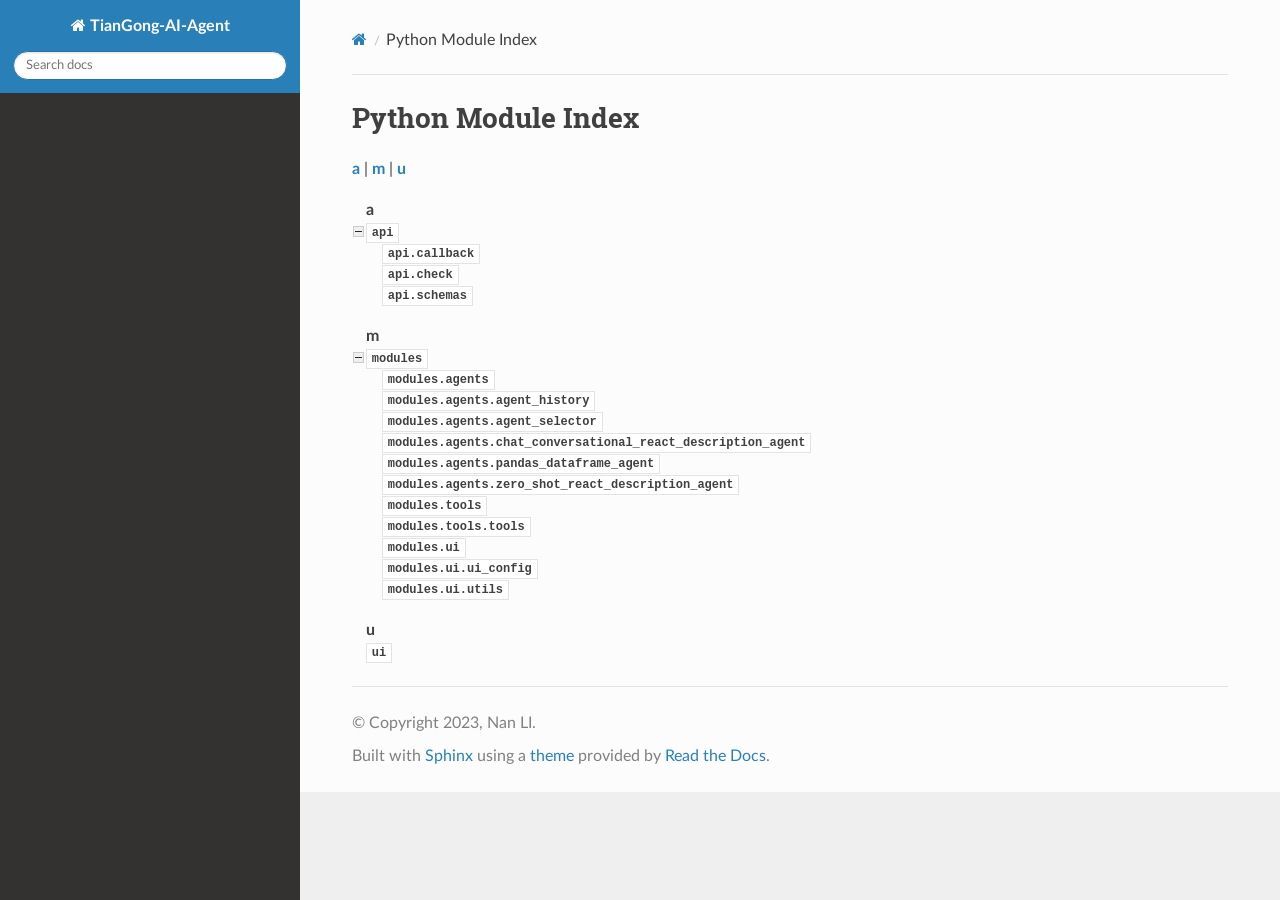
<file: docs/py-modindex.html>
<!DOCTYPE html>
<html class="writer-html5" lang="en" >
<head>
  <meta charset="utf-8" />
  <meta name="viewport" content="width=device-width, initial-scale=1.0" />
  <title>Python Module Index &mdash; TianGong-AI-Agent  documentation</title>
      <link rel="stylesheet" href="_static/pygments.css" type="text/css" />
      <link rel="stylesheet" href="_static/css/theme.css" type="text/css" />
      <link rel="stylesheet" href="_static/css/custom.css" type="text/css" />
  <!--[if lt IE 9]>
    <script src="_static/js/html5shiv.min.js"></script>
  <![endif]-->
  
        <script src="_static/jquery.js?v=5d32c60e"></script>
        <script src="_static/_sphinx_javascript_frameworks_compat.js?v=2cd50e6c"></script>
        <script src="_static/documentation_options.js?v=5929fcd5"></script>
        <script src="_static/doctools.js?v=888ff710"></script>
        <script src="_static/sphinx_highlight.js?v=dc90522c"></script>
    <script src="_static/js/theme.js"></script>
    <link rel="index" title="Index" href="genindex.html" />
    <link rel="search" title="Search" href="search.html" />
 


</head>

<body class="wy-body-for-nav"> 
  <div class="wy-grid-for-nav">
    <nav data-toggle="wy-nav-shift" class="wy-nav-side">
      <div class="wy-side-scroll">
        <div class="wy-side-nav-search" >

          
          
          <a href="index.html" class="icon icon-home">
            TianGong-AI-Agent
          </a>
<div role="search">
  <form id="rtd-search-form" class="wy-form" action="search.html" method="get">
    <input type="text" name="q" placeholder="Search docs" aria-label="Search docs" />
    <input type="hidden" name="check_keywords" value="yes" />
    <input type="hidden" name="area" value="default" />
  </form>
</div>
        </div><div class="wy-menu wy-menu-vertical" data-spy="affix" role="navigation" aria-label="Navigation menu">
              <!-- Local TOC -->
              <div class="local-toc"></div>
        </div>
      </div>
    </nav>

    <section data-toggle="wy-nav-shift" class="wy-nav-content-wrap"><nav class="wy-nav-top" aria-label="Mobile navigation menu" >
          <i data-toggle="wy-nav-top" class="fa fa-bars"></i>
          <a href="index.html">TianGong-AI-Agent</a>
      </nav>

      <div class="wy-nav-content">
        <div class="rst-content">
          <div role="navigation" aria-label="Page navigation">
  <ul class="wy-breadcrumbs">
      <li><a href="index.html" class="icon icon-home" aria-label="Home"></a></li>
      <li class="breadcrumb-item active">Python Module Index</li>
      <li class="wy-breadcrumbs-aside">
      </li>
  </ul>
  <hr/>
</div>
          <div role="main" class="document" itemscope="itemscope" itemtype="http://schema.org/Article">
           <div itemprop="articleBody">
             

   <h1>Python Module Index</h1>

   <div class="modindex-jumpbox">
   <a href="#cap-a"><strong>a</strong></a> | 
   <a href="#cap-m"><strong>m</strong></a> | 
   <a href="#cap-u"><strong>u</strong></a>
   </div>

   <table class="indextable modindextable">
     <tr class="pcap"><td></td><td>&#160;</td><td></td></tr>
     <tr class="cap" id="cap-a"><td></td><td>
       <strong>a</strong></td><td></td></tr>
     <tr>
       <td><img src="_static/minus.png" class="toggler"
              id="toggle-1" style="display: none" alt="-" /></td>
       <td>
       <a href="api.html#module-api"><code class="xref">api</code></a></td><td>
       <em></em></td></tr>
     <tr class="cg-1">
       <td></td>
       <td>&#160;&#160;&#160;
       <a href="api.html#module-api.callback"><code class="xref">api.callback</code></a></td><td>
       <em></em></td></tr>
     <tr class="cg-1">
       <td></td>
       <td>&#160;&#160;&#160;
       <a href="api.html#module-api.check"><code class="xref">api.check</code></a></td><td>
       <em></em></td></tr>
     <tr class="cg-1">
       <td></td>
       <td>&#160;&#160;&#160;
       <a href="api.html#module-api.schemas"><code class="xref">api.schemas</code></a></td><td>
       <em></em></td></tr>
     <tr class="pcap"><td></td><td>&#160;</td><td></td></tr>
     <tr class="cap" id="cap-m"><td></td><td>
       <strong>m</strong></td><td></td></tr>
     <tr>
       <td><img src="_static/minus.png" class="toggler"
              id="toggle-2" style="display: none" alt="-" /></td>
       <td>
       <code class="xref">modules</code></td><td>
       <em></em></td></tr>
     <tr class="cg-2">
       <td></td>
       <td>&#160;&#160;&#160;
       <a href="modules.agents.html#module-modules.agents"><code class="xref">modules.agents</code></a></td><td>
       <em></em></td></tr>
     <tr class="cg-2">
       <td></td>
       <td>&#160;&#160;&#160;
       <a href="modules.agents.html#module-modules.agents.agent_history"><code class="xref">modules.agents.agent_history</code></a></td><td>
       <em></em></td></tr>
     <tr class="cg-2">
       <td></td>
       <td>&#160;&#160;&#160;
       <a href="modules.agents.html#module-modules.agents.agent_selector"><code class="xref">modules.agents.agent_selector</code></a></td><td>
       <em></em></td></tr>
     <tr class="cg-2">
       <td></td>
       <td>&#160;&#160;&#160;
       <a href="modules.agents.html#module-modules.agents.chat_conversational_react_description_agent"><code class="xref">modules.agents.chat_conversational_react_description_agent</code></a></td><td>
       <em></em></td></tr>
     <tr class="cg-2">
       <td></td>
       <td>&#160;&#160;&#160;
       <a href="modules.agents.html#module-modules.agents.pandas_dataframe_agent"><code class="xref">modules.agents.pandas_dataframe_agent</code></a></td><td>
       <em></em></td></tr>
     <tr class="cg-2">
       <td></td>
       <td>&#160;&#160;&#160;
       <a href="modules.agents.html#module-modules.agents.zero_shot_react_description_agent"><code class="xref">modules.agents.zero_shot_react_description_agent</code></a></td><td>
       <em></em></td></tr>
     <tr class="cg-2">
       <td></td>
       <td>&#160;&#160;&#160;
       <a href="modules.tools.html#module-modules.tools"><code class="xref">modules.tools</code></a></td><td>
       <em></em></td></tr>
     <tr class="cg-2">
       <td></td>
       <td>&#160;&#160;&#160;
       <a href="modules.tools.html#module-modules.tools.tools"><code class="xref">modules.tools.tools</code></a></td><td>
       <em></em></td></tr>
     <tr class="cg-2">
       <td></td>
       <td>&#160;&#160;&#160;
       <a href="modules.ui.html#module-modules.ui"><code class="xref">modules.ui</code></a></td><td>
       <em></em></td></tr>
     <tr class="cg-2">
       <td></td>
       <td>&#160;&#160;&#160;
       <a href="modules.ui.html#module-modules.ui.ui_config"><code class="xref">modules.ui.ui_config</code></a></td><td>
       <em></em></td></tr>
     <tr class="cg-2">
       <td></td>
       <td>&#160;&#160;&#160;
       <a href="modules.ui.html#module-modules.ui.utils"><code class="xref">modules.ui.utils</code></a></td><td>
       <em></em></td></tr>
     <tr class="pcap"><td></td><td>&#160;</td><td></td></tr>
     <tr class="cap" id="cap-u"><td></td><td>
       <strong>u</strong></td><td></td></tr>
     <tr>
       <td></td>
       <td>
       <a href="ui.html#module-ui"><code class="xref">ui</code></a></td><td>
       <em></em></td></tr>
   </table>


           </div>
          </div>
          <footer>

  <hr/>

  <div role="contentinfo">
    <p>&#169; Copyright 2023, Nan LI.</p>
  </div>

  Built with <a href="https://www.sphinx-doc.org/">Sphinx</a> using a
    <a href="https://github.com/readthedocs/sphinx_rtd_theme">theme</a>
    provided by <a href="https://readthedocs.org">Read the Docs</a>.
   

</footer>
        </div>
      </div>
    </section>
  </div>
  <script>
      jQuery(function () {
          SphinxRtdTheme.Navigation.enable(true);
      });
  </script> 

</body>
</html>
</file>
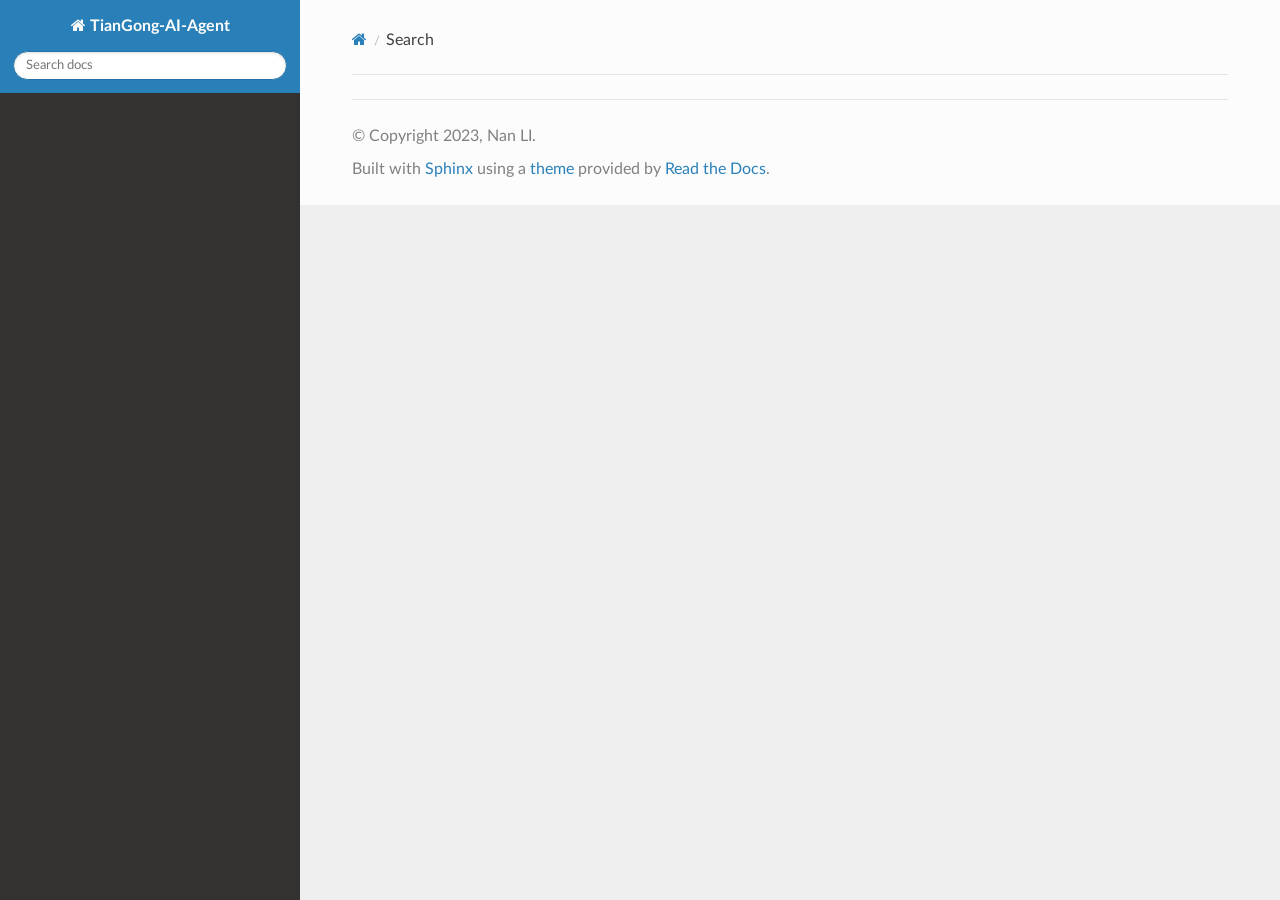
<file: docs/search.html>
<!DOCTYPE html>
<html class="writer-html5" lang="en" >
<head>
  <meta charset="utf-8" />
  <meta name="viewport" content="width=device-width, initial-scale=1.0" />
  <title>Search &mdash; TianGong-AI-Agent  documentation</title>
      <link rel="stylesheet" href="_static/pygments.css" type="text/css" />
      <link rel="stylesheet" href="_static/css/theme.css" type="text/css" />
      <link rel="stylesheet" href="_static/css/custom.css" type="text/css" />
    
  <!--[if lt IE 9]>
    <script src="_static/js/html5shiv.min.js"></script>
  <![endif]-->
  
        <script src="_static/jquery.js?v=5d32c60e"></script>
        <script src="_static/_sphinx_javascript_frameworks_compat.js?v=2cd50e6c"></script>
        <script src="_static/documentation_options.js?v=5929fcd5"></script>
        <script src="_static/doctools.js?v=888ff710"></script>
        <script src="_static/sphinx_highlight.js?v=dc90522c"></script>
    <script src="_static/js/theme.js"></script>
    <script src="_static/searchtools.js"></script>
    <script src="_static/language_data.js"></script>
    <link rel="index" title="Index" href="genindex.html" />
    <link rel="search" title="Search" href="#" /> 
</head>

<body class="wy-body-for-nav"> 
  <div class="wy-grid-for-nav">
    <nav data-toggle="wy-nav-shift" class="wy-nav-side">
      <div class="wy-side-scroll">
        <div class="wy-side-nav-search" >

          
          
          <a href="index.html" class="icon icon-home">
            TianGong-AI-Agent
          </a>
<div role="search">
  <form id="rtd-search-form" class="wy-form" action="#" method="get">
    <input type="text" name="q" placeholder="Search docs" aria-label="Search docs" />
    <input type="hidden" name="check_keywords" value="yes" />
    <input type="hidden" name="area" value="default" />
  </form>
</div>
        </div><div class="wy-menu wy-menu-vertical" data-spy="affix" role="navigation" aria-label="Navigation menu">
              <!-- Local TOC -->
              <div class="local-toc"></div>
        </div>
      </div>
    </nav>

    <section data-toggle="wy-nav-shift" class="wy-nav-content-wrap"><nav class="wy-nav-top" aria-label="Mobile navigation menu" >
          <i data-toggle="wy-nav-top" class="fa fa-bars"></i>
          <a href="index.html">TianGong-AI-Agent</a>
      </nav>

      <div class="wy-nav-content">
        <div class="rst-content">
          <div role="navigation" aria-label="Page navigation">
  <ul class="wy-breadcrumbs">
      <li><a href="index.html" class="icon icon-home" aria-label="Home"></a></li>
      <li class="breadcrumb-item active">Search</li>
      <li class="wy-breadcrumbs-aside">
      </li>
  </ul>
  <hr/>
</div>
          <div role="main" class="document" itemscope="itemscope" itemtype="http://schema.org/Article">
           <div itemprop="articleBody">
             
  <noscript>
  <div id="fallback" class="admonition warning">
    <p class="last">
      Please activate JavaScript to enable the search functionality.
    </p>
  </div>
  </noscript>

  
  <div id="search-results">
  
  </div>

           </div>
          </div>
          <footer>

  <hr/>

  <div role="contentinfo">
    <p>&#169; Copyright 2023, Nan LI.</p>
  </div>

  Built with <a href="https://www.sphinx-doc.org/">Sphinx</a> using a
    <a href="https://github.com/readthedocs/sphinx_rtd_theme">theme</a>
    provided by <a href="https://readthedocs.org">Read the Docs</a>.
   

</footer>
        </div>
      </div>
    </section>
  </div>
  <script>
      jQuery(function () {
          SphinxRtdTheme.Navigation.enable(true);
      });
  </script>
  <script>
    jQuery(function() { Search.loadIndex("searchindex.js"); });
  </script>
  
  <script id="searchindexloader"></script>
   


</body>
</html>
</file>
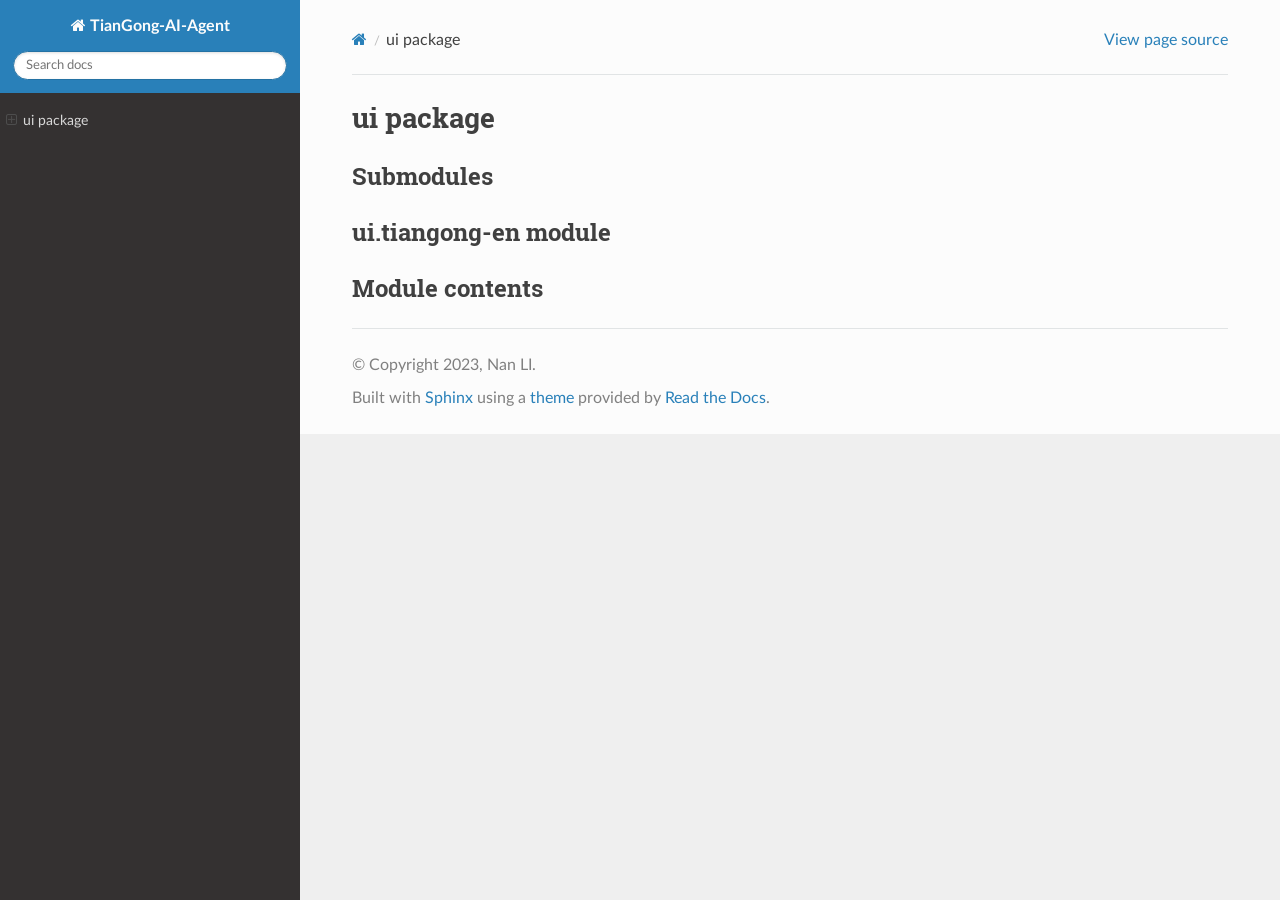
<file: docs/ui.html>
<!DOCTYPE html>
<html class="writer-html5" lang="en" >
<head>
  <meta charset="utf-8" /><meta name="generator" content="Docutils 0.18.1: http://docutils.sourceforge.net/" />

  <meta name="viewport" content="width=device-width, initial-scale=1.0" />
  <title>ui package &mdash; TianGong-AI-Agent  documentation</title>
      <link rel="stylesheet" href="_static/pygments.css" type="text/css" />
      <link rel="stylesheet" href="_static/css/theme.css" type="text/css" />
      <link rel="stylesheet" href="_static/css/custom.css" type="text/css" />
  <!--[if lt IE 9]>
    <script src="_static/js/html5shiv.min.js"></script>
  <![endif]-->
  
        <script src="_static/jquery.js?v=5d32c60e"></script>
        <script src="_static/_sphinx_javascript_frameworks_compat.js?v=2cd50e6c"></script>
        <script src="_static/documentation_options.js?v=5929fcd5"></script>
        <script src="_static/doctools.js?v=888ff710"></script>
        <script src="_static/sphinx_highlight.js?v=dc90522c"></script>
    <script src="_static/js/theme.js"></script>
    <link rel="index" title="Index" href="genindex.html" />
    <link rel="search" title="Search" href="search.html" /> 
</head>

<body class="wy-body-for-nav"> 
  <div class="wy-grid-for-nav">
    <nav data-toggle="wy-nav-shift" class="wy-nav-side">
      <div class="wy-side-scroll">
        <div class="wy-side-nav-search" >

          
          
          <a href="index.html" class="icon icon-home">
            TianGong-AI-Agent
          </a>
<div role="search">
  <form id="rtd-search-form" class="wy-form" action="search.html" method="get">
    <input type="text" name="q" placeholder="Search docs" aria-label="Search docs" />
    <input type="hidden" name="check_keywords" value="yes" />
    <input type="hidden" name="area" value="default" />
  </form>
</div>
        </div><div class="wy-menu wy-menu-vertical" data-spy="affix" role="navigation" aria-label="Navigation menu">
              <!-- Local TOC -->
              <div class="local-toc"><ul>
<li><a class="reference internal" href="#">ui package</a><ul>
<li><a class="reference internal" href="#submodules">Submodules</a></li>
<li><a class="reference internal" href="#ui-tiangong-en-module">ui.tiangong-en module</a></li>
<li><a class="reference internal" href="#module-ui">Module contents</a></li>
</ul>
</li>
</ul>
</div>
        </div>
      </div>
    </nav>

    <section data-toggle="wy-nav-shift" class="wy-nav-content-wrap"><nav class="wy-nav-top" aria-label="Mobile navigation menu" >
          <i data-toggle="wy-nav-top" class="fa fa-bars"></i>
          <a href="index.html">TianGong-AI-Agent</a>
      </nav>

      <div class="wy-nav-content">
        <div class="rst-content">
          <div role="navigation" aria-label="Page navigation">
  <ul class="wy-breadcrumbs">
      <li><a href="index.html" class="icon icon-home" aria-label="Home"></a></li>
      <li class="breadcrumb-item active">ui package</li>
      <li class="wy-breadcrumbs-aside">
            <a href="_sources/ui.rst.txt" rel="nofollow"> View page source</a>
      </li>
  </ul>
  <hr/>
</div>
          <div role="main" class="document" itemscope="itemscope" itemtype="http://schema.org/Article">
           <div itemprop="articleBody">
             
  <section id="ui-package">
<h1>ui package<a class="headerlink" href="#ui-package" title="Link to this heading"></a></h1>
<section id="submodules">
<h2>Submodules<a class="headerlink" href="#submodules" title="Link to this heading"></a></h2>
</section>
<section id="ui-tiangong-en-module">
<h2>ui.tiangong-en module<a class="headerlink" href="#ui-tiangong-en-module" title="Link to this heading"></a></h2>
</section>
<section id="module-ui">
<span id="module-contents"></span><h2>Module contents<a class="headerlink" href="#module-ui" title="Link to this heading"></a></h2>
</section>
</section>


           </div>
          </div>
          <footer>

  <hr/>

  <div role="contentinfo">
    <p>&#169; Copyright 2023, Nan LI.</p>
  </div>

  Built with <a href="https://www.sphinx-doc.org/">Sphinx</a> using a
    <a href="https://github.com/readthedocs/sphinx_rtd_theme">theme</a>
    provided by <a href="https://readthedocs.org">Read the Docs</a>.
   

</footer>
        </div>
      </div>
    </section>
  </div>
  <script>
      jQuery(function () {
          SphinxRtdTheme.Navigation.enable(true);
      });
  </script> 

</body>
</html>
</file>
<file: docs/_static/pygments.css>
pre { line-height: 125%; }
td.linenos .normal { color: inherit; background-color: transparent; padding-left: 5px; padding-right: 5px; }
span.linenos { color: inherit; background-color: transparent; padding-left: 5px; padding-right: 5px; }
td.linenos .special { color: #000000; background-color: #ffffc0; padding-left: 5px; padding-right: 5px; }
span.linenos.special { color: #000000; background-color: #ffffc0; padding-left: 5px; padding-right: 5px; }
.highlight .hll { background-color: #ffffcc }
.highlight { background: #f8f8f8; }
.highlight .c { color: #3D7B7B; font-style: italic } /* Comment */
.highlight .err { border: 1px solid #FF0000 } /* Error */
.highlight .k { color: #008000; font-weight: bold } /* Keyword */
.highlight .o { color: #666666 } /* Operator */
.highlight .ch { color: #3D7B7B; font-style: italic } /* Comment.Hashbang */
.highlight .cm { color: #3D7B7B; font-style: italic } /* Comment.Multiline */
.highlight .cp { color: #9C6500 } /* Comment.Preproc */
.highlight .cpf { color: #3D7B7B; font-style: italic } /* Comment.PreprocFile */
.highlight .c1 { color: #3D7B7B; font-style: italic } /* Comment.Single */
.highlight .cs { color: #3D7B7B; font-style: italic } /* Comment.Special */
.highlight .gd { color: #A00000 } /* Generic.Deleted */
.highlight .ge { font-style: italic } /* Generic.Emph */
.highlight .ges { font-weight: bold; font-style: italic } /* Generic.EmphStrong */
.highlight .gr { color: #E40000 } /* Generic.Error */
.highlight .gh { color: #000080; font-weight: bold } /* Generic.Heading */
.highlight .gi { color: #008400 } /* Generic.Inserted */
.highlight .go { color: #717171 } /* Generic.Output */
.highlight .gp { color: #000080; font-weight: bold } /* Generic.Prompt */
.highlight .gs { font-weight: bold } /* Generic.Strong */
.highlight .gu { color: #800080; font-weight: bold } /* Generic.Subheading */
.highlight .gt { color: #0044DD } /* Generic.Traceback */
.highlight .kc { color: #008000; font-weight: bold } /* Keyword.Constant */
.highlight .kd { color: #008000; font-weight: bold } /* Keyword.Declaration */
.highlight .kn { color: #008000; font-weight: bold } /* Keyword.Namespace */
.highlight .kp { color: #008000 } /* Keyword.Pseudo */
.highlight .kr { color: #008000; font-weight: bold } /* Keyword.Reserved */
.highlight .kt { color: #B00040 } /* Keyword.Type */
.highlight .m { color: #666666 } /* Literal.Number */
.highlight .s { color: #BA2121 } /* Literal.String */
.highlight .na { color: #687822 } /* Name.Attribute */
.highlight .nb { color: #008000 } /* Name.Builtin */
.highlight .nc { color: #0000FF; font-weight: bold } /* Name.Class */
.highlight .no { color: #880000 } /* Name.Constant */
.highlight .nd { color: #AA22FF } /* Name.Decorator */
.highlight .ni { color: #717171; font-weight: bold } /* Name.Entity */
.highlight .ne { color: #CB3F38; font-weight: bold } /* Name.Exception */
.highlight .nf { color: #0000FF } /* Name.Function */
.highlight .nl { color: #767600 } /* Name.Label */
.highlight .nn { color: #0000FF; font-weight: bold } /* Name.Namespace */
.highlight .nt { color: #008000; font-weight: bold } /* Name.Tag */
.highlight .nv { color: #19177C } /* Name.Variable */
.highlight .ow { color: #AA22FF; font-weight: bold } /* Operator.Word */
.highlight .w { color: #bbbbbb } /* Text.Whitespace */
.highlight .mb { color: #666666 } /* Literal.Number.Bin */
.highlight .mf { color: #666666 } /* Literal.Number.Float */
.highlight .mh { color: #666666 } /* Literal.Number.Hex */
.highlight .mi { color: #666666 } /* Literal.Number.Integer */
.highlight .mo { color: #666666 } /* Literal.Number.Oct */
.highlight .sa { color: #BA2121 } /* Literal.String.Affix */
.highlight .sb { color: #BA2121 } /* Literal.String.Backtick */
.highlight .sc { color: #BA2121 } /* Literal.String.Char */
.highlight .dl { color: #BA2121 } /* Literal.String.Delimiter */
.highlight .sd { color: #BA2121; font-style: italic } /* Literal.String.Doc */
.highlight .s2 { color: #BA2121 } /* Literal.String.Double */
.highlight .se { color: #AA5D1F; font-weight: bold } /* Literal.String.Escape */
.highlight .sh { color: #BA2121 } /* Literal.String.Heredoc */
.highlight .si { color: #A45A77; font-weight: bold } /* Literal.String.Interpol */
.highlight .sx { color: #008000 } /* Literal.String.Other */
.highlight .sr { color: #A45A77 } /* Literal.String.Regex */
.highlight .s1 { color: #BA2121 } /* Literal.String.Single */
.highlight .ss { color: #19177C } /* Literal.String.Symbol */
.highlight .bp { color: #008000 } /* Name.Builtin.Pseudo */
.highlight .fm { color: #0000FF } /* Name.Function.Magic */
.highlight .vc { color: #19177C } /* Name.Variable.Class */
.highlight .vg { color: #19177C } /* Name.Variable.Global */
.highlight .vi { color: #19177C } /* Name.Variable.Instance */
.highlight .vm { color: #19177C } /* Name.Variable.Magic */
.highlight .il { color: #666666 } /* Literal.Number.Integer.Long */
</file>
<file: docs/_static/css/theme.css>
html{box-sizing:border-box}*,:after,:before{box-sizing:inherit}article,aside,details,figcaption,figure,footer,header,hgroup,nav,section{display:block}audio,canvas,video{display:inline-block;*display:inline;*zoom:1}[hidden],audio:not([controls]){display:none}*{-webkit-box-sizing:border-box;-moz-box-sizing:border-box;box-sizing:border-box}html{font-size:100%;-webkit-text-size-adjust:100%;-ms-text-size-adjust:100%}body{margin:0}a:active,a:hover{outline:0}abbr[title]{border-bottom:1px dotted}b,strong{font-weight:700}blockquote{margin:0}dfn{font-style:italic}ins{background:#ff9;text-decoration:none}ins,mark{color:#000}mark{background:#ff0;font-style:italic;font-weight:700}.rst-content code,.rst-content tt,code,kbd,pre,samp{font-family:monospace,serif;_font-family:courier new,monospace;font-size:1em}pre{white-space:pre}q{quotes:none}q:after,q:before{content:"";content:none}small{font-size:85%}sub,sup{font-size:75%;line-height:0;position:relative;vertical-align:baseline}sup{top:-.5em}sub{bottom:-.25em}dl,ol,ul{margin:0;padding:0;list-style:none;list-style-image:none}li{list-style:none}dd{margin:0}img{border:0;-ms-interpolation-mode:bicubic;vertical-align:middle;max-width:100%}svg:not(:root){overflow:hidden}figure,form{margin:0}label{cursor:pointer}button,input,select,textarea{font-size:100%;margin:0;vertical-align:baseline;*vertical-align:middle}button,input{line-height:normal}button,input[type=button],input[type=reset],input[type=submit]{cursor:pointer;-webkit-appearance:button;*overflow:visible}button[disabled],input[disabled]{cursor:default}input[type=search]{-webkit-appearance:textfield;-moz-box-sizing:content-box;-webkit-box-sizing:content-box;box-sizing:content-box}textarea{resize:vertical}table{border-collapse:collapse;border-spacing:0}td{vertical-align:top}.chromeframe{margin:.2em 0;background:#ccc;color:#000;padding:.2em 0}.ir{display:block;border:0;text-indent:-999em;overflow:hidden;background-color:transparent;background-repeat:no-repeat;text-align:left;direction:ltr;*line-height:0}.ir br{display:none}.hidden{display:none!important;visibility:hidden}.visuallyhidden{border:0;clip:rect(0 0 0 0);height:1px;margin:-1px;overflow:hidden;padding:0;position:absolute;width:1px}.visuallyhidden.focusable:active,.visuallyhidden.focusable:focus{clip:auto;height:auto;margin:0;overflow:visible;position:static;width:auto}.invisible{visibility:hidden}.relative{position:relative}big,small{font-size:100%}@media print{body,html,section{background:none!important}*{box-shadow:none!important;text-shadow:none!important;filter:none!important;-ms-filter:none!important}a,a:visited{text-decoration:underline}.ir a:after,a[href^="#"]:after,a[href^="javascript:"]:after{content:""}blockquote,pre{page-break-inside:avoid}thead{display:table-header-group}img,tr{page-break-inside:avoid}img{max-width:100%!important}@page{margin:.5cm}.rst-content .toctree-wrapper>p.caption,h2,h3,p{orphans:3;widows:3}.rst-content .toctree-wrapper>p.caption,h2,h3{page-break-after:avoid}}.btn,.fa:before,.icon:before,.rst-content .admonition,.rst-content .admonition-title:before,.rst-content .admonition-todo,.rst-content .attention,.rst-content .caution,.rst-content .code-block-caption .headerlink:before,.rst-content .danger,.rst-content .eqno .headerlink:before,.rst-content .error,.rst-content .hint,.rst-content .important,.rst-content .note,.rst-content .seealso,.rst-content .tip,.rst-content .warning,.rst-content code.download span:first-child:before,.rst-content dl dt .headerlink:before,.rst-content h1 .headerlink:before,.rst-content h2 .headerlink:before,.rst-content h3 .headerlink:before,.rst-content h4 .headerlink:before,.rst-content h5 .headerlink:before,.rst-content h6 .headerlink:before,.rst-content p.caption .headerlink:before,.rst-content p .headerlink:before,.rst-content table>caption .headerlink:before,.rst-content tt.download span:first-child:before,.wy-alert,.wy-dropdown .caret:before,.wy-inline-validate.wy-inline-validate-danger .wy-input-context:before,.wy-inline-validate.wy-inline-validate-info .wy-input-context:before,.wy-inline-validate.wy-inline-validate-success .wy-input-context:before,.wy-inline-validate.wy-inline-validate-warning .wy-input-context:before,.wy-menu-vertical li.current>a button.toctree-expand:before,.wy-menu-vertical li.on a button.toctree-expand:before,.wy-menu-vertical li button.toctree-expand:before,input[type=color],input[type=date],input[type=datetime-local],input[type=datetime],input[type=email],input[type=month],input[type=number],input[type=password],input[type=search],input[type=tel],input[type=text],input[type=time],input[type=url],input[type=week],select,textarea{-webkit-font-smoothing:antialiased}.clearfix{*zoom:1}.clearfix:after,.clearfix:before{display:table;content:""}.clearfix:after{clear:both}/*!
 *  Font Awesome 4.7.0 by @davegandy - http://fontawesome.io - @fontawesome
 *  License - http://fontawesome.io/license (Font: SIL OFL 1.1, CSS: MIT License)
 */@font-face{font-family:FontAwesome;src:url(fonts/fontawesome-webfont.eot?674f50d287a8c48dc19ba404d20fe713);src:url(fonts/fontawesome-webfont.eot?674f50d287a8c48dc19ba404d20fe713?#iefix&v=4.7.0) format("embedded-opentype"),url(fonts/fontawesome-webfont.woff2?af7ae505a9eed503f8b8e6982036873e) format("woff2"),url(fonts/fontawesome-webfont.woff?fee66e712a8a08eef5805a46892932ad) format("woff"),url(fonts/fontawesome-webfont.ttf?b06871f281fee6b241d60582ae9369b9) format("truetype"),url(fonts/fontawesome-webfont.svg?912ec66d7572ff821749319396470bde#fontawesomeregular) format("svg");font-weight:400;font-style:normal}.fa,.icon,.rst-content .admonition-title,.rst-content .code-block-caption .headerlink,.rst-content .eqno .headerlink,.rst-content code.download span:first-child,.rst-content dl dt .headerlink,.rst-content h1 .headerlink,.rst-content h2 .headerlink,.rst-content h3 .headerlink,.rst-content h4 .headerlink,.rst-content h5 .headerlink,.rst-content h6 .headerlink,.rst-content p.caption .headerlink,.rst-content p .headerlink,.rst-content table>caption .headerlink,.rst-content tt.download span:first-child,.wy-menu-vertical li.current>a button.toctree-expand,.wy-menu-vertical li.on a button.toctree-expand,.wy-menu-vertical li button.toctree-expand{display:inline-block;font:normal normal normal 14px/1 FontAwesome;font-size:inherit;text-rendering:auto;-webkit-font-smoothing:antialiased;-moz-osx-font-smoothing:grayscale}.fa-lg{font-size:1.33333em;line-height:.75em;vertical-align:-15%}.fa-2x{font-size:2em}.fa-3x{font-size:3em}.fa-4x{font-size:4em}.fa-5x{font-size:5em}.fa-fw{width:1.28571em;text-align:center}.fa-ul{padding-left:0;margin-left:2.14286em;list-style-type:none}.fa-ul>li{position:relative}.fa-li{position:absolute;left:-2.14286em;width:2.14286em;top:.14286em;text-align:center}.fa-li.fa-lg{left:-1.85714em}.fa-border{padding:.2em .25em .15em;border:.08em solid #eee;border-radius:.1em}.fa-pull-left{float:left}.fa-pull-right{float:right}.fa-pull-left.icon,.fa.fa-pull-left,.rst-content .code-block-caption .fa-pull-left.headerlink,.rst-content .eqno .fa-pull-left.headerlink,.rst-content .fa-pull-left.admonition-title,.rst-content code.download span.fa-pull-left:first-child,.rst-content dl dt .fa-pull-left.headerlink,.rst-content h1 .fa-pull-left.headerlink,.rst-content h2 .fa-pull-left.headerlink,.rst-content h3 .fa-pull-left.headerlink,.rst-content h4 .fa-pull-left.headerlink,.rst-content h5 .fa-pull-left.headerlink,.rst-content h6 .fa-pull-left.headerlink,.rst-content p .fa-pull-left.headerlink,.rst-content table>caption .fa-pull-left.headerlink,.rst-content tt.download span.fa-pull-left:first-child,.wy-menu-vertical li.current>a button.fa-pull-left.toctree-expand,.wy-menu-vertical li.on a button.fa-pull-left.toctree-expand,.wy-menu-vertical li button.fa-pull-left.toctree-expand{margin-right:.3em}.fa-pull-right.icon,.fa.fa-pull-right,.rst-content .code-block-caption .fa-pull-right.headerlink,.rst-content .eqno .fa-pull-right.headerlink,.rst-content .fa-pull-right.admonition-title,.rst-content code.download span.fa-pull-right:first-child,.rst-content dl dt .fa-pull-right.headerlink,.rst-content h1 .fa-pull-right.headerlink,.rst-content h2 .fa-pull-right.headerlink,.rst-content h3 .fa-pull-right.headerlink,.rst-content h4 .fa-pull-right.headerlink,.rst-content h5 .fa-pull-right.headerlink,.rst-content h6 .fa-pull-right.headerlink,.rst-content p .fa-pull-right.headerlink,.rst-content table>caption .fa-pull-right.headerlink,.rst-content tt.download span.fa-pull-right:first-child,.wy-menu-vertical li.current>a button.fa-pull-right.toctree-expand,.wy-menu-vertical li.on a button.fa-pull-right.toctree-expand,.wy-menu-vertical li button.fa-pull-right.toctree-expand{margin-left:.3em}.pull-right{float:right}.pull-left{float:left}.fa.pull-left,.pull-left.icon,.rst-content .code-block-caption .pull-left.headerlink,.rst-content .eqno .pull-left.headerlink,.rst-content .pull-left.admonition-title,.rst-content code.download span.pull-left:first-child,.rst-content dl dt .pull-left.headerlink,.rst-content h1 .pull-left.headerlink,.rst-content h2 .pull-left.headerlink,.rst-content h3 .pull-left.headerlink,.rst-content h4 .pull-left.headerlink,.rst-content h5 .pull-left.headerlink,.rst-content h6 .pull-left.headerlink,.rst-content p .pull-left.headerlink,.rst-content table>caption .pull-left.headerlink,.rst-content tt.download span.pull-left:first-child,.wy-menu-vertical li.current>a button.pull-left.toctree-expand,.wy-menu-vertical li.on a button.pull-left.toctree-expand,.wy-menu-vertical li button.pull-left.toctree-expand{margin-right:.3em}.fa.pull-right,.pull-right.icon,.rst-content .code-block-caption .pull-right.headerlink,.rst-content .eqno .pull-right.headerlink,.rst-content .pull-right.admonition-title,.rst-content code.download span.pull-right:first-child,.rst-content dl dt .pull-right.headerlink,.rst-content h1 .pull-right.headerlink,.rst-content h2 .pull-right.headerlink,.rst-content h3 .pull-right.headerlink,.rst-content h4 .pull-right.headerlink,.rst-content h5 .pull-right.headerlink,.rst-content h6 .pull-right.headerlink,.rst-content p .pull-right.headerlink,.rst-content table>caption .pull-right.headerlink,.rst-content tt.download span.pull-right:first-child,.wy-menu-vertical li.current>a button.pull-right.toctree-expand,.wy-menu-vertical li.on a button.pull-right.toctree-expand,.wy-menu-vertical li button.pull-right.toctree-expand{margin-left:.3em}.fa-spin{-webkit-animation:fa-spin 2s linear infinite;animation:fa-spin 2s linear infinite}.fa-pulse{-webkit-animation:fa-spin 1s steps(8) infinite;animation:fa-spin 1s steps(8) infinite}@-webkit-keyframes fa-spin{0%{-webkit-transform:rotate(0deg);transform:rotate(0deg)}to{-webkit-transform:rotate(359deg);transform:rotate(359deg)}}@keyframes fa-spin{0%{-webkit-transform:rotate(0deg);transform:rotate(0deg)}to{-webkit-transform:rotate(359deg);transform:rotate(359deg)}}.fa-rotate-90{-ms-filter:"progid:DXImageTransform.Microsoft.BasicImage(rotation=1)";-webkit-transform:rotate(90deg);-ms-transform:rotate(90deg);transform:rotate(90deg)}.fa-rotate-180{-ms-filter:"progid:DXImageTransform.Microsoft.BasicImage(rotation=2)";-webkit-transform:rotate(180deg);-ms-transform:rotate(180deg);transform:rotate(180deg)}.fa-rotate-270{-ms-filter:"progid:DXImageTransform.Microsoft.BasicImage(rotation=3)";-webkit-transform:rotate(270deg);-ms-transform:rotate(270deg);transform:rotate(270deg)}.fa-flip-horizontal{-ms-filter:"progid:DXImageTransform.Microsoft.BasicImage(rotation=0, mirror=1)";-webkit-transform:scaleX(-1);-ms-transform:scaleX(-1);transform:scaleX(-1)}.fa-flip-vertical{-ms-filter:"progid:DXImageTransform.Microsoft.BasicImage(rotation=2, mirror=1)";-webkit-transform:scaleY(-1);-ms-transform:scaleY(-1);transform:scaleY(-1)}:root .fa-flip-horizontal,:root .fa-flip-vertical,:root .fa-rotate-90,:root .fa-rotate-180,:root .fa-rotate-270{filter:none}.fa-stack{position:relative;display:inline-block;width:2em;height:2em;line-height:2em;vertical-align:middle}.fa-stack-1x,.fa-stack-2x{position:absolute;left:0;width:100%;text-align:center}.fa-stack-1x{line-height:inherit}.fa-stack-2x{font-size:2em}.fa-inverse{color:#fff}.fa-glass:before{content:""}.fa-music:before{content:""}.fa-search:before,.icon-search:before{content:""}.fa-envelope-o:before{content:""}.fa-heart:before{content:""}.fa-star:before{content:""}.fa-star-o:before{content:""}.fa-user:before{content:""}.fa-film:before{content:""}.fa-th-large:before{content:""}.fa-th:before{content:""}.fa-th-list:before{content:""}.fa-check:before{content:""}.fa-close:before,.fa-remove:before,.fa-times:before{content:""}.fa-search-plus:before{content:""}.fa-search-minus:before{content:""}.fa-power-off:before{content:""}.fa-signal:before{content:""}.fa-cog:before,.fa-gear:before{content:""}.fa-trash-o:before{content:""}.fa-home:before,.icon-home:before{content:""}.fa-file-o:before{content:""}.fa-clock-o:before{content:""}.fa-road:before{content:""}.fa-download:before,.rst-content code.download span:first-child:before,.rst-content tt.download span:first-child:before{content:""}.fa-arrow-circle-o-down:before{content:""}.fa-arrow-circle-o-up:before{content:""}.fa-inbox:before{content:""}.fa-play-circle-o:before{content:""}.fa-repeat:before,.fa-rotate-right:before{content:""}.fa-refresh:before{content:""}.fa-list-alt:before{content:""}.fa-lock:before{content:""}.fa-flag:before{content:""}.fa-headphones:before{content:""}.fa-volume-off:before{content:""}.fa-volume-down:before{content:""}.fa-volume-up:before{content:""}.fa-qrcode:before{content:""}.fa-barcode:before{content:""}.fa-tag:before{content:""}.fa-tags:before{content:""}.fa-book:before,.icon-book:before{content:""}.fa-bookmark:before{content:""}.fa-print:before{content:""}.fa-camera:before{content:""}.fa-font:before{content:""}.fa-bold:before{content:""}.fa-italic:before{content:""}.fa-text-height:before{content:""}.fa-text-width:before{content:""}.fa-align-left:before{content:""}.fa-align-center:before{content:""}.fa-align-right:before{content:""}.fa-align-justify:before{content:""}.fa-list:before{content:""}.fa-dedent:before,.fa-outdent:before{content:""}.fa-indent:before{content:""}.fa-video-camera:before{content:""}.fa-image:before,.fa-photo:before,.fa-picture-o:before{content:""}.fa-pencil:before{content:""}.fa-map-marker:before{content:""}.fa-adjust:before{content:""}.fa-tint:before{content:""}.fa-edit:before,.fa-pencil-square-o:before{content:""}.fa-share-square-o:before{content:""}.fa-check-square-o:before{content:""}.fa-arrows:before{content:""}.fa-step-backward:before{content:""}.fa-fast-backward:before{content:""}.fa-backward:before{content:""}.fa-play:before{content:""}.fa-pause:before{content:""}.fa-stop:before{content:""}.fa-forward:before{content:""}.fa-fast-forward:before{content:""}.fa-step-forward:before{content:""}.fa-eject:before{content:""}.fa-chevron-left:before{content:""}.fa-chevron-right:before{content:""}.fa-plus-circle:before{content:""}.fa-minus-circle:before{content:""}.fa-times-circle:before,.wy-inline-validate.wy-inline-validate-danger .wy-input-context:before{content:""}.fa-check-circle:before,.wy-inline-validate.wy-inline-validate-success .wy-input-context:before{content:""}.fa-question-circle:before{content:""}.fa-info-circle:before{content:""}.fa-crosshairs:before{content:""}.fa-times-circle-o:before{content:""}.fa-check-circle-o:before{content:""}.fa-ban:before{content:""}.fa-arrow-left:before{content:""}.fa-arrow-right:before{content:""}.fa-arrow-up:before{content:""}.fa-arrow-down:before{content:""}.fa-mail-forward:before,.fa-share:before{content:""}.fa-expand:before{content:""}.fa-compress:before{content:""}.fa-plus:before{content:""}.fa-minus:before{content:""}.fa-asterisk:before{content:""}.fa-exclamation-circle:before,.rst-content .admonition-title:before,.wy-inline-validate.wy-inline-validate-info .wy-input-context:before,.wy-inline-validate.wy-inline-validate-warning .wy-input-context:before{content:""}.fa-gift:before{content:""}.fa-leaf:before{content:""}.fa-fire:before,.icon-fire:before{content:""}.fa-eye:before{content:""}.fa-eye-slash:before{content:""}.fa-exclamation-triangle:before,.fa-warning:before{content:""}.fa-plane:before{content:""}.fa-calendar:before{content:""}.fa-random:before{content:""}.fa-comment:before{content:""}.fa-magnet:before{content:""}.fa-chevron-up:before{content:""}.fa-chevron-down:before{content:""}.fa-retweet:before{content:""}.fa-shopping-cart:before{content:""}.fa-folder:before{content:""}.fa-folder-open:before{content:""}.fa-arrows-v:before{content:""}.fa-arrows-h:before{content:""}.fa-bar-chart-o:before,.fa-bar-chart:before{content:""}.fa-twitter-square:before{content:""}.fa-facebook-square:before{content:""}.fa-camera-retro:before{content:""}.fa-key:before{content:""}.fa-cogs:before,.fa-gears:before{content:""}.fa-comments:before{content:""}.fa-thumbs-o-up:before{content:""}.fa-thumbs-o-down:before{content:""}.fa-star-half:before{content:""}.fa-heart-o:before{content:""}.fa-sign-out:before{content:""}.fa-linkedin-square:before{content:""}.fa-thumb-tack:before{content:""}.fa-external-link:before{content:""}.fa-sign-in:before{content:""}.fa-trophy:before{content:""}.fa-github-square:before{content:""}.fa-upload:before{content:""}.fa-lemon-o:before{content:""}.fa-phone:before{content:""}.fa-square-o:before{content:""}.fa-bookmark-o:before{content:""}.fa-phone-square:before{content:""}.fa-twitter:before{content:""}.fa-facebook-f:before,.fa-facebook:before{content:""}.fa-github:before,.icon-github:before{content:""}.fa-unlock:before{content:""}.fa-credit-card:before{content:""}.fa-feed:before,.fa-rss:before{content:""}.fa-hdd-o:before{content:""}.fa-bullhorn:before{content:""}.fa-bell:before{content:""}.fa-certificate:before{content:""}.fa-hand-o-right:before{content:""}.fa-hand-o-left:before{content:""}.fa-hand-o-up:before{content:""}.fa-hand-o-down:before{content:""}.fa-arrow-circle-left:before,.icon-circle-arrow-left:before{content:""}.fa-arrow-circle-right:before,.icon-circle-arrow-right:before{content:""}.fa-arrow-circle-up:before{content:""}.fa-arrow-circle-down:before{content:""}.fa-globe:before{content:""}.fa-wrench:before{content:""}.fa-tasks:before{content:""}.fa-filter:before{content:""}.fa-briefcase:before{content:""}.fa-arrows-alt:before{content:""}.fa-group:before,.fa-users:before{content:""}.fa-chain:before,.fa-link:before,.icon-link:before{content:""}.fa-cloud:before{content:""}.fa-flask:before{content:""}.fa-cut:before,.fa-scissors:before{content:""}.fa-copy:before,.fa-files-o:before{content:""}.fa-paperclip:before{content:""}.fa-floppy-o:before,.fa-save:before{content:""}.fa-square:before{content:""}.fa-bars:before,.fa-navicon:before,.fa-reorder:before{content:""}.fa-list-ul:before{content:""}.fa-list-ol:before{content:""}.fa-strikethrough:before{content:""}.fa-underline:before{content:""}.fa-table:before{content:""}.fa-magic:before{content:""}.fa-truck:before{content:""}.fa-pinterest:before{content:""}.fa-pinterest-square:before{content:""}.fa-google-plus-square:before{content:""}.fa-google-plus:before{content:""}.fa-money:before{content:""}.fa-caret-down:before,.icon-caret-down:before,.wy-dropdown .caret:before{content:""}.fa-caret-up:before{content:""}.fa-caret-left:before{content:""}.fa-caret-right:before{content:""}.fa-columns:before{content:""}.fa-sort:before,.fa-unsorted:before{content:""}.fa-sort-desc:before,.fa-sort-down:before{content:""}.fa-sort-asc:before,.fa-sort-up:before{content:""}.fa-envelope:before{content:""}.fa-linkedin:before{content:""}.fa-rotate-left:before,.fa-undo:before{content:""}.fa-gavel:before,.fa-legal:before{content:""}.fa-dashboard:before,.fa-tachometer:before{content:""}.fa-comment-o:before{content:""}.fa-comments-o:before{content:""}.fa-bolt:before,.fa-flash:before{content:""}.fa-sitemap:before{content:""}.fa-umbrella:before{content:""}.fa-clipboard:before,.fa-paste:before{content:""}.fa-lightbulb-o:before{content:""}.fa-exchange:before{content:""}.fa-cloud-download:before{content:""}.fa-cloud-upload:before{content:""}.fa-user-md:before{content:""}.fa-stethoscope:before{content:""}.fa-suitcase:before{content:""}.fa-bell-o:before{content:""}.fa-coffee:before{content:""}.fa-cutlery:before{content:""}.fa-file-text-o:before{content:""}.fa-building-o:before{content:""}.fa-hospital-o:before{content:""}.fa-ambulance:before{content:""}.fa-medkit:before{content:""}.fa-fighter-jet:before{content:""}.fa-beer:before{content:""}.fa-h-square:before{content:""}.fa-plus-square:before{content:""}.fa-angle-double-left:before{content:""}.fa-angle-double-right:before{content:""}.fa-angle-double-up:before{content:""}.fa-angle-double-down:before{content:""}.fa-angle-left:before{content:""}.fa-angle-right:before{content:""}.fa-angle-up:before{content:""}.fa-angle-down:before{content:""}.fa-desktop:before{content:""}.fa-laptop:before{content:""}.fa-tablet:before{content:""}.fa-mobile-phone:before,.fa-mobile:before{content:""}.fa-circle-o:before{content:""}.fa-quote-left:before{content:""}.fa-quote-right:before{content:""}.fa-spinner:before{content:""}.fa-circle:before{content:""}.fa-mail-reply:before,.fa-reply:before{content:""}.fa-github-alt:before{content:""}.fa-folder-o:before{content:""}.fa-folder-open-o:before{content:""}.fa-smile-o:before{content:""}.fa-frown-o:before{content:""}.fa-meh-o:before{content:""}.fa-gamepad:before{content:""}.fa-keyboard-o:before{content:""}.fa-flag-o:before{content:""}.fa-flag-checkered:before{content:""}.fa-terminal:before{content:""}.fa-code:before{content:""}.fa-mail-reply-all:before,.fa-reply-all:before{content:""}.fa-star-half-empty:before,.fa-star-half-full:before,.fa-star-half-o:before{content:""}.fa-location-arrow:before{content:""}.fa-crop:before{content:""}.fa-code-fork:before{content:""}.fa-chain-broken:before,.fa-unlink:before{content:""}.fa-question:before{content:""}.fa-info:before{content:""}.fa-exclamation:before{content:""}.fa-superscript:before{content:""}.fa-subscript:before{content:""}.fa-eraser:before{content:""}.fa-puzzle-piece:before{content:""}.fa-microphone:before{content:""}.fa-microphone-slash:before{content:""}.fa-shield:before{content:""}.fa-calendar-o:before{content:""}.fa-fire-extinguisher:before{content:""}.fa-rocket:before{content:""}.fa-maxcdn:before{content:""}.fa-chevron-circle-left:before{content:""}.fa-chevron-circle-right:before{content:""}.fa-chevron-circle-up:before{content:""}.fa-chevron-circle-down:before{content:""}.fa-html5:before{content:""}.fa-css3:before{content:""}.fa-anchor:before{content:""}.fa-unlock-alt:before{content:""}.fa-bullseye:before{content:""}.fa-ellipsis-h:before{content:""}.fa-ellipsis-v:before{content:""}.fa-rss-square:before{content:""}.fa-play-circle:before{content:""}.fa-ticket:before{content:""}.fa-minus-square:before{content:""}.fa-minus-square-o:before,.wy-menu-vertical li.current>a button.toctree-expand:before,.wy-menu-vertical li.on a button.toctree-expand:before{content:""}.fa-level-up:before{content:""}.fa-level-down:before{content:""}.fa-check-square:before{content:""}.fa-pencil-square:before{content:""}.fa-external-link-square:before{content:""}.fa-share-square:before{content:""}.fa-compass:before{content:""}.fa-caret-square-o-down:before,.fa-toggle-down:before{content:""}.fa-caret-square-o-up:before,.fa-toggle-up:before{content:""}.fa-caret-square-o-right:before,.fa-toggle-right:before{content:""}.fa-eur:before,.fa-euro:before{content:""}.fa-gbp:before{content:""}.fa-dollar:before,.fa-usd:before{content:""}.fa-inr:before,.fa-rupee:before{content:""}.fa-cny:before,.fa-jpy:before,.fa-rmb:before,.fa-yen:before{content:""}.fa-rouble:before,.fa-rub:before,.fa-ruble:before{content:""}.fa-krw:before,.fa-won:before{content:""}.fa-bitcoin:before,.fa-btc:before{content:""}.fa-file:before{content:""}.fa-file-text:before{content:""}.fa-sort-alpha-asc:before{content:""}.fa-sort-alpha-desc:before{content:""}.fa-sort-amount-asc:before{content:""}.fa-sort-amount-desc:before{content:""}.fa-sort-numeric-asc:before{content:""}.fa-sort-numeric-desc:before{content:""}.fa-thumbs-up:before{content:""}.fa-thumbs-down:before{content:""}.fa-youtube-square:before{content:""}.fa-youtube:before{content:""}.fa-xing:before{content:""}.fa-xing-square:before{content:""}.fa-youtube-play:before{content:""}.fa-dropbox:before{content:""}.fa-stack-overflow:before{content:""}.fa-instagram:before{content:""}.fa-flickr:before{content:""}.fa-adn:before{content:""}.fa-bitbucket:before,.icon-bitbucket:before{content:""}.fa-bitbucket-square:before{content:""}.fa-tumblr:before{content:""}.fa-tumblr-square:before{content:""}.fa-long-arrow-down:before{content:""}.fa-long-arrow-up:before{content:""}.fa-long-arrow-left:before{content:""}.fa-long-arrow-right:before{content:""}.fa-apple:before{content:""}.fa-windows:before{content:""}.fa-android:before{content:""}.fa-linux:before{content:""}.fa-dribbble:before{content:""}.fa-skype:before{content:""}.fa-foursquare:before{content:""}.fa-trello:before{content:""}.fa-female:before{content:""}.fa-male:before{content:""}.fa-gittip:before,.fa-gratipay:before{content:""}.fa-sun-o:before{content:""}.fa-moon-o:before{content:""}.fa-archive:before{content:""}.fa-bug:before{content:""}.fa-vk:before{content:""}.fa-weibo:before{content:""}.fa-renren:before{content:""}.fa-pagelines:before{content:""}.fa-stack-exchange:before{content:""}.fa-arrow-circle-o-right:before{content:""}.fa-arrow-circle-o-left:before{content:""}.fa-caret-square-o-left:before,.fa-toggle-left:before{content:""}.fa-dot-circle-o:before{content:""}.fa-wheelchair:before{content:""}.fa-vimeo-square:before{content:""}.fa-try:before,.fa-turkish-lira:before{content:""}.fa-plus-square-o:before,.wy-menu-vertical li button.toctree-expand:before{content:""}.fa-space-shuttle:before{content:""}.fa-slack:before{content:""}.fa-envelope-square:before{content:""}.fa-wordpress:before{content:""}.fa-openid:before{content:""}.fa-bank:before,.fa-institution:before,.fa-university:before{content:""}.fa-graduation-cap:before,.fa-mortar-board:before{content:""}.fa-yahoo:before{content:""}.fa-google:before{content:""}.fa-reddit:before{content:""}.fa-reddit-square:before{content:""}.fa-stumbleupon-circle:before{content:""}.fa-stumbleupon:before{content:""}.fa-delicious:before{content:""}.fa-digg:before{content:""}.fa-pied-piper-pp:before{content:""}.fa-pied-piper-alt:before{content:""}.fa-drupal:before{content:""}.fa-joomla:before{content:""}.fa-language:before{content:""}.fa-fax:before{content:""}.fa-building:before{content:""}.fa-child:before{content:""}.fa-paw:before{content:""}.fa-spoon:before{content:""}.fa-cube:before{content:""}.fa-cubes:before{content:""}.fa-behance:before{content:""}.fa-behance-square:before{content:""}.fa-steam:before{content:""}.fa-steam-square:before{content:""}.fa-recycle:before{content:""}.fa-automobile:before,.fa-car:before{content:""}.fa-cab:before,.fa-taxi:before{content:""}.fa-tree:before{content:""}.fa-spotify:before{content:""}.fa-deviantart:before{content:""}.fa-soundcloud:before{content:""}.fa-database:before{content:""}.fa-file-pdf-o:before{content:""}.fa-file-word-o:before{content:""}.fa-file-excel-o:before{content:""}.fa-file-powerpoint-o:before{content:""}.fa-file-image-o:before,.fa-file-photo-o:before,.fa-file-picture-o:before{content:""}.fa-file-archive-o:before,.fa-file-zip-o:before{content:""}.fa-file-audio-o:before,.fa-file-sound-o:before{content:""}.fa-file-movie-o:before,.fa-file-video-o:before{content:""}.fa-file-code-o:before{content:""}.fa-vine:before{content:""}.fa-codepen:before{content:""}.fa-jsfiddle:before{content:""}.fa-life-bouy:before,.fa-life-buoy:before,.fa-life-ring:before,.fa-life-saver:before,.fa-support:before{content:""}.fa-circle-o-notch:before{content:""}.fa-ra:before,.fa-rebel:before,.fa-resistance:before{content:""}.fa-empire:before,.fa-ge:before{content:""}.fa-git-square:before{content:""}.fa-git:before{content:""}.fa-hacker-news:before,.fa-y-combinator-square:before,.fa-yc-square:before{content:""}.fa-tencent-weibo:before{content:""}.fa-qq:before{content:""}.fa-wechat:before,.fa-weixin:before{content:""}.fa-paper-plane:before,.fa-send:before{content:""}.fa-paper-plane-o:before,.fa-send-o:before{content:""}.fa-history:before{content:""}.fa-circle-thin:before{content:""}.fa-header:before{content:""}.fa-paragraph:before{content:""}.fa-sliders:before{content:""}.fa-share-alt:before{content:""}.fa-share-alt-square:before{content:""}.fa-bomb:before{content:""}.fa-futbol-o:before,.fa-soccer-ball-o:before{content:""}.fa-tty:before{content:""}.fa-binoculars:before{content:""}.fa-plug:before{content:""}.fa-slideshare:before{content:""}.fa-twitch:before{content:""}.fa-yelp:before{content:""}.fa-newspaper-o:before{content:""}.fa-wifi:before{content:""}.fa-calculator:before{content:""}.fa-paypal:before{content:""}.fa-google-wallet:before{content:""}.fa-cc-visa:before{content:""}.fa-cc-mastercard:before{content:""}.fa-cc-discover:before{content:""}.fa-cc-amex:before{content:""}.fa-cc-paypal:before{content:""}.fa-cc-stripe:before{content:""}.fa-bell-slash:before{content:""}.fa-bell-slash-o:before{content:""}.fa-trash:before{content:""}.fa-copyright:before{content:""}.fa-at:before{content:""}.fa-eyedropper:before{content:""}.fa-paint-brush:before{content:""}.fa-birthday-cake:before{content:""}.fa-area-chart:before{content:""}.fa-pie-chart:before{content:""}.fa-line-chart:before{content:""}.fa-lastfm:before{content:""}.fa-lastfm-square:before{content:""}.fa-toggle-off:before{content:""}.fa-toggle-on:before{content:""}.fa-bicycle:before{content:""}.fa-bus:before{content:""}.fa-ioxhost:before{content:""}.fa-angellist:before{content:""}.fa-cc:before{content:""}.fa-ils:before,.fa-shekel:before,.fa-sheqel:before{content:""}.fa-meanpath:before{content:""}.fa-buysellads:before{content:""}.fa-connectdevelop:before{content:""}.fa-dashcube:before{content:""}.fa-forumbee:before{content:""}.fa-leanpub:before{content:""}.fa-sellsy:before{content:""}.fa-shirtsinbulk:before{content:""}.fa-simplybuilt:before{content:""}.fa-skyatlas:before{content:""}.fa-cart-plus:before{content:""}.fa-cart-arrow-down:before{content:""}.fa-diamond:before{content:""}.fa-ship:before{content:""}.fa-user-secret:before{content:""}.fa-motorcycle:before{content:""}.fa-street-view:before{content:""}.fa-heartbeat:before{content:""}.fa-venus:before{content:""}.fa-mars:before{content:""}.fa-mercury:before{content:""}.fa-intersex:before,.fa-transgender:before{content:""}.fa-transgender-alt:before{content:""}.fa-venus-double:before{content:""}.fa-mars-double:before{content:""}.fa-venus-mars:before{content:""}.fa-mars-stroke:before{content:""}.fa-mars-stroke-v:before{content:""}.fa-mars-stroke-h:before{content:""}.fa-neuter:before{content:""}.fa-genderless:before{content:""}.fa-facebook-official:before{content:""}.fa-pinterest-p:before{content:""}.fa-whatsapp:before{content:""}.fa-server:before{content:""}.fa-user-plus:before{content:""}.fa-user-times:before{content:""}.fa-bed:before,.fa-hotel:before{content:""}.fa-viacoin:before{content:""}.fa-train:before{content:""}.fa-subway:before{content:""}.fa-medium:before{content:""}.fa-y-combinator:before,.fa-yc:before{content:""}.fa-optin-monster:before{content:""}.fa-opencart:before{content:""}.fa-expeditedssl:before{content:""}.fa-battery-4:before,.fa-battery-full:before,.fa-battery:before{content:""}.fa-battery-3:before,.fa-battery-three-quarters:before{content:""}.fa-battery-2:before,.fa-battery-half:before{content:""}.fa-battery-1:before,.fa-battery-quarter:before{content:""}.fa-battery-0:before,.fa-battery-empty:before{content:""}.fa-mouse-pointer:before{content:""}.fa-i-cursor:before{content:""}.fa-object-group:before{content:""}.fa-object-ungroup:before{content:""}.fa-sticky-note:before{content:""}.fa-sticky-note-o:before{content:""}.fa-cc-jcb:before{content:""}.fa-cc-diners-club:before{content:""}.fa-clone:before{content:""}.fa-balance-scale:before{content:""}.fa-hourglass-o:before{content:""}.fa-hourglass-1:before,.fa-hourglass-start:before{content:""}.fa-hourglass-2:before,.fa-hourglass-half:before{content:""}.fa-hourglass-3:before,.fa-hourglass-end:before{content:""}.fa-hourglass:before{content:""}.fa-hand-grab-o:before,.fa-hand-rock-o:before{content:""}.fa-hand-paper-o:before,.fa-hand-stop-o:before{content:""}.fa-hand-scissors-o:before{content:""}.fa-hand-lizard-o:before{content:""}.fa-hand-spock-o:before{content:""}.fa-hand-pointer-o:before{content:""}.fa-hand-peace-o:before{content:""}.fa-trademark:before{content:""}.fa-registered:before{content:""}.fa-creative-commons:before{content:""}.fa-gg:before{content:""}.fa-gg-circle:before{content:""}.fa-tripadvisor:before{content:""}.fa-odnoklassniki:before{content:""}.fa-odnoklassniki-square:before{content:""}.fa-get-pocket:before{content:""}.fa-wikipedia-w:before{content:""}.fa-safari:before{content:""}.fa-chrome:before{content:""}.fa-firefox:before{content:""}.fa-opera:before{content:""}.fa-internet-explorer:before{content:""}.fa-television:before,.fa-tv:before{content:""}.fa-contao:before{content:""}.fa-500px:before{content:""}.fa-amazon:before{content:""}.fa-calendar-plus-o:before{content:""}.fa-calendar-minus-o:before{content:""}.fa-calendar-times-o:before{content:""}.fa-calendar-check-o:before{content:""}.fa-industry:before{content:""}.fa-map-pin:before{content:""}.fa-map-signs:before{content:""}.fa-map-o:before{content:""}.fa-map:before{content:""}.fa-commenting:before{content:""}.fa-commenting-o:before{content:""}.fa-houzz:before{content:""}.fa-vimeo:before{content:""}.fa-black-tie:before{content:""}.fa-fonticons:before{content:""}.fa-reddit-alien:before{content:""}.fa-edge:before{content:""}.fa-credit-card-alt:before{content:""}.fa-codiepie:before{content:""}.fa-modx:before{content:""}.fa-fort-awesome:before{content:""}.fa-usb:before{content:""}.fa-product-hunt:before{content:""}.fa-mixcloud:before{content:""}.fa-scribd:before{content:""}.fa-pause-circle:before{content:""}.fa-pause-circle-o:before{content:""}.fa-stop-circle:before{content:""}.fa-stop-circle-o:before{content:""}.fa-shopping-bag:before{content:""}.fa-shopping-basket:before{content:""}.fa-hashtag:before{content:""}.fa-bluetooth:before{content:""}.fa-bluetooth-b:before{content:""}.fa-percent:before{content:""}.fa-gitlab:before,.icon-gitlab:before{content:""}.fa-wpbeginner:before{content:""}.fa-wpforms:before{content:""}.fa-envira:before{content:""}.fa-universal-access:before{content:""}.fa-wheelchair-alt:before{content:""}.fa-question-circle-o:before{content:""}.fa-blind:before{content:""}.fa-audio-description:before{content:""}.fa-volume-control-phone:before{content:""}.fa-braille:before{content:""}.fa-assistive-listening-systems:before{content:""}.fa-american-sign-language-interpreting:before,.fa-asl-interpreting:before{content:""}.fa-deaf:before,.fa-deafness:before,.fa-hard-of-hearing:before{content:""}.fa-glide:before{content:""}.fa-glide-g:before{content:""}.fa-sign-language:before,.fa-signing:before{content:""}.fa-low-vision:before{content:""}.fa-viadeo:before{content:""}.fa-viadeo-square:before{content:""}.fa-snapchat:before{content:""}.fa-snapchat-ghost:before{content:""}.fa-snapchat-square:before{content:""}.fa-pied-piper:before{content:""}.fa-first-order:before{content:""}.fa-yoast:before{content:""}.fa-themeisle:before{content:""}.fa-google-plus-circle:before,.fa-google-plus-official:before{content:""}.fa-fa:before,.fa-font-awesome:before{content:""}.fa-handshake-o:before{content:""}.fa-envelope-open:before{content:""}.fa-envelope-open-o:before{content:""}.fa-linode:before{content:""}.fa-address-book:before{content:""}.fa-address-book-o:before{content:""}.fa-address-card:before,.fa-vcard:before{content:""}.fa-address-card-o:before,.fa-vcard-o:before{content:""}.fa-user-circle:before{content:""}.fa-user-circle-o:before{content:""}.fa-user-o:before{content:""}.fa-id-badge:before{content:""}.fa-drivers-license:before,.fa-id-card:before{content:""}.fa-drivers-license-o:before,.fa-id-card-o:before{content:""}.fa-quora:before{content:""}.fa-free-code-camp:before{content:""}.fa-telegram:before{content:""}.fa-thermometer-4:before,.fa-thermometer-full:before,.fa-thermometer:before{content:""}.fa-thermometer-3:before,.fa-thermometer-three-quarters:before{content:""}.fa-thermometer-2:before,.fa-thermometer-half:before{content:""}.fa-thermometer-1:before,.fa-thermometer-quarter:before{content:""}.fa-thermometer-0:before,.fa-thermometer-empty:before{content:""}.fa-shower:before{content:""}.fa-bath:before,.fa-bathtub:before,.fa-s15:before{content:""}.fa-podcast:before{content:""}.fa-window-maximize:before{content:""}.fa-window-minimize:before{content:""}.fa-window-restore:before{content:""}.fa-times-rectangle:before,.fa-window-close:before{content:""}.fa-times-rectangle-o:before,.fa-window-close-o:before{content:""}.fa-bandcamp:before{content:""}.fa-grav:before{content:""}.fa-etsy:before{content:""}.fa-imdb:before{content:""}.fa-ravelry:before{content:""}.fa-eercast:before{content:""}.fa-microchip:before{content:""}.fa-snowflake-o:before{content:""}.fa-superpowers:before{content:""}.fa-wpexplorer:before{content:""}.fa-meetup:before{content:""}.sr-only{position:absolute;width:1px;height:1px;padding:0;margin:-1px;overflow:hidden;clip:rect(0,0,0,0);border:0}.sr-only-focusable:active,.sr-only-focusable:focus{position:static;width:auto;height:auto;margin:0;overflow:visible;clip:auto}.fa,.icon,.rst-content .admonition-title,.rst-content .code-block-caption .headerlink,.rst-content .eqno .headerlink,.rst-content code.download span:first-child,.rst-content dl dt .headerlink,.rst-content h1 .headerlink,.rst-content h2 .headerlink,.rst-content h3 .headerlink,.rst-content h4 .headerlink,.rst-content h5 .headerlink,.rst-content h6 .headerlink,.rst-content p.caption .headerlink,.rst-content p .headerlink,.rst-content table>caption .headerlink,.rst-content tt.download span:first-child,.wy-dropdown .caret,.wy-inline-validate.wy-inline-validate-danger .wy-input-context,.wy-inline-validate.wy-inline-validate-info .wy-input-context,.wy-inline-validate.wy-inline-validate-success .wy-input-context,.wy-inline-validate.wy-inline-validate-warning .wy-input-context,.wy-menu-vertical li.current>a button.toctree-expand,.wy-menu-vertical li.on a button.toctree-expand,.wy-menu-vertical li button.toctree-expand{font-family:inherit}.fa:before,.icon:before,.rst-content .admonition-title:before,.rst-content .code-block-caption .headerlink:before,.rst-content .eqno .headerlink:before,.rst-content code.download span:first-child:before,.rst-content dl dt .headerlink:before,.rst-content h1 .headerlink:before,.rst-content h2 .headerlink:before,.rst-content h3 .headerlink:before,.rst-content h4 .headerlink:before,.rst-content h5 .headerlink:before,.rst-content h6 .headerlink:before,.rst-content p.caption .headerlink:before,.rst-content p .headerlink:before,.rst-content table>caption .headerlink:before,.rst-content tt.download span:first-child:before,.wy-dropdown .caret:before,.wy-inline-validate.wy-inline-validate-danger .wy-input-context:before,.wy-inline-validate.wy-inline-validate-info .wy-input-context:before,.wy-inline-validate.wy-inline-validate-success .wy-input-context:before,.wy-inline-validate.wy-inline-validate-warning .wy-input-context:before,.wy-menu-vertical li.current>a button.toctree-expand:before,.wy-menu-vertical li.on a button.toctree-expand:before,.wy-menu-vertical li button.toctree-expand:before{font-family:FontAwesome;display:inline-block;font-style:normal;font-weight:400;line-height:1;text-decoration:inherit}.rst-content .code-block-caption a .headerlink,.rst-content .eqno a .headerlink,.rst-content a .admonition-title,.rst-content code.download a span:first-child,.rst-content dl dt a .headerlink,.rst-content h1 a .headerlink,.rst-content h2 a .headerlink,.rst-content h3 a .headerlink,.rst-content h4 a .headerlink,.rst-content h5 a .headerlink,.rst-content h6 a .headerlink,.rst-content p.caption a .headerlink,.rst-content p a .headerlink,.rst-content table>caption a .headerlink,.rst-content tt.download a span:first-child,.wy-menu-vertical li.current>a button.toctree-expand,.wy-menu-vertical li.on a button.toctree-expand,.wy-menu-vertical li a button.toctree-expand,a .fa,a .icon,a .rst-content .admonition-title,a .rst-content .code-block-caption .headerlink,a .rst-content .eqno .headerlink,a .rst-content code.download span:first-child,a .rst-content dl dt .headerlink,a .rst-content h1 .headerlink,a .rst-content h2 .headerlink,a .rst-content h3 .headerlink,a .rst-content h4 .headerlink,a .rst-content h5 .headerlink,a .rst-content h6 .headerlink,a .rst-content p.caption .headerlink,a .rst-content p .headerlink,a .rst-content table>caption .headerlink,a .rst-content tt.download span:first-child,a .wy-menu-vertical li button.toctree-expand{display:inline-block;text-decoration:inherit}.btn .fa,.btn .icon,.btn .rst-content .admonition-title,.btn .rst-content .code-block-caption .headerlink,.btn .rst-content .eqno .headerlink,.btn .rst-content code.download span:first-child,.btn .rst-content dl dt .headerlink,.btn .rst-content h1 .headerlink,.btn .rst-content h2 .headerlink,.btn .rst-content h3 .headerlink,.btn .rst-content h4 .headerlink,.btn .rst-content h5 .headerlink,.btn .rst-content h6 .headerlink,.btn .rst-content p .headerlink,.btn .rst-content table>caption .headerlink,.btn .rst-content tt.download span:first-child,.btn .wy-menu-vertical li.current>a button.toctree-expand,.btn .wy-menu-vertical li.on a button.toctree-expand,.btn .wy-menu-vertical li button.toctree-expand,.nav .fa,.nav .icon,.nav .rst-content .admonition-title,.nav .rst-content .code-block-caption .headerlink,.nav .rst-content .eqno .headerlink,.nav .rst-content code.download span:first-child,.nav .rst-content dl dt .headerlink,.nav .rst-content h1 .headerlink,.nav .rst-content h2 .headerlink,.nav .rst-content h3 .headerlink,.nav .rst-content h4 .headerlink,.nav .rst-content h5 .headerlink,.nav .rst-content h6 .headerlink,.nav .rst-content p .headerlink,.nav .rst-content table>caption .headerlink,.nav .rst-content tt.download span:first-child,.nav .wy-menu-vertical li.current>a button.toctree-expand,.nav .wy-menu-vertical li.on a button.toctree-expand,.nav .wy-menu-vertical li button.toctree-expand,.rst-content .btn .admonition-title,.rst-content .code-block-caption .btn .headerlink,.rst-content .code-block-caption .nav .headerlink,.rst-content .eqno .btn .headerlink,.rst-content .eqno .nav .headerlink,.rst-content .nav .admonition-title,.rst-content code.download .btn span:first-child,.rst-content code.download .nav span:first-child,.rst-content dl dt .btn .headerlink,.rst-content dl dt .nav .headerlink,.rst-content h1 .btn .headerlink,.rst-content h1 .nav .headerlink,.rst-content h2 .btn .headerlink,.rst-content h2 .nav .headerlink,.rst-content h3 .btn .headerlink,.rst-content h3 .nav .headerlink,.rst-content h4 .btn .headerlink,.rst-content h4 .nav .headerlink,.rst-content h5 .btn .headerlink,.rst-content h5 .nav .headerlink,.rst-content h6 .btn .headerlink,.rst-content h6 .nav .headerlink,.rst-content p .btn .headerlink,.rst-content p .nav .headerlink,.rst-content table>caption .btn .headerlink,.rst-content table>caption .nav .headerlink,.rst-content tt.download .btn span:first-child,.rst-content tt.download .nav span:first-child,.wy-menu-vertical li .btn button.toctree-expand,.wy-menu-vertical li.current>a .btn button.toctree-expand,.wy-menu-vertical li.current>a .nav button.toctree-expand,.wy-menu-vertical li .nav button.toctree-expand,.wy-menu-vertical li.on a .btn button.toctree-expand,.wy-menu-vertical li.on a .nav button.toctree-expand{display:inline}.btn .fa-large.icon,.btn .fa.fa-large,.btn .rst-content .code-block-caption .fa-large.headerlink,.btn .rst-content .eqno .fa-large.headerlink,.btn .rst-content .fa-large.admonition-title,.btn .rst-content code.download span.fa-large:first-child,.btn .rst-content dl dt .fa-large.headerlink,.btn .rst-content h1 .fa-large.headerlink,.btn .rst-content h2 .fa-large.headerlink,.btn .rst-content h3 .fa-large.headerlink,.btn .rst-content h4 .fa-large.headerlink,.btn .rst-content h5 .fa-large.headerlink,.btn .rst-content h6 .fa-large.headerlink,.btn .rst-content p .fa-large.headerlink,.btn .rst-content table>caption .fa-large.headerlink,.btn .rst-content tt.download span.fa-large:first-child,.btn .wy-menu-vertical li button.fa-large.toctree-expand,.nav .fa-large.icon,.nav .fa.fa-large,.nav .rst-content .code-block-caption .fa-large.headerlink,.nav .rst-content .eqno .fa-large.headerlink,.nav .rst-content .fa-large.admonition-title,.nav .rst-content code.download span.fa-large:first-child,.nav .rst-content dl dt .fa-large.headerlink,.nav .rst-content h1 .fa-large.headerlink,.nav .rst-content h2 .fa-large.headerlink,.nav .rst-content h3 .fa-large.headerlink,.nav .rst-content h4 .fa-large.headerlink,.nav .rst-content h5 .fa-large.headerlink,.nav .rst-content h6 .fa-large.headerlink,.nav .rst-content p .fa-large.headerlink,.nav .rst-content table>caption .fa-large.headerlink,.nav .rst-content tt.download span.fa-large:first-child,.nav .wy-menu-vertical li button.fa-large.toctree-expand,.rst-content .btn .fa-large.admonition-title,.rst-content .code-block-caption .btn .fa-large.headerlink,.rst-content .code-block-caption .nav .fa-large.headerlink,.rst-content .eqno .btn .fa-large.headerlink,.rst-content .eqno .nav .fa-large.headerlink,.rst-content .nav .fa-large.admonition-title,.rst-content code.download .btn span.fa-large:first-child,.rst-content code.download .nav span.fa-large:first-child,.rst-content dl dt .btn .fa-large.headerlink,.rst-content dl dt .nav .fa-large.headerlink,.rst-content h1 .btn .fa-large.headerlink,.rst-content h1 .nav .fa-large.headerlink,.rst-content h2 .btn .fa-large.headerlink,.rst-content h2 .nav .fa-large.headerlink,.rst-content h3 .btn .fa-large.headerlink,.rst-content h3 .nav .fa-large.headerlink,.rst-content h4 .btn .fa-large.headerlink,.rst-content h4 .nav .fa-large.headerlink,.rst-content h5 .btn .fa-large.headerlink,.rst-content h5 .nav .fa-large.headerlink,.rst-content h6 .btn .fa-large.headerlink,.rst-content h6 .nav .fa-large.headerlink,.rst-content p .btn .fa-large.headerlink,.rst-content p .nav .fa-large.headerlink,.rst-content table>caption .btn .fa-large.headerlink,.rst-content table>caption .nav .fa-large.headerlink,.rst-content tt.download .btn span.fa-large:first-child,.rst-content tt.download .nav span.fa-large:first-child,.wy-menu-vertical li .btn button.fa-large.toctree-expand,.wy-menu-vertical li .nav button.fa-large.toctree-expand{line-height:.9em}.btn .fa-spin.icon,.btn .fa.fa-spin,.btn .rst-content .code-block-caption .fa-spin.headerlink,.btn .rst-content .eqno .fa-spin.headerlink,.btn .rst-content .fa-spin.admonition-title,.btn .rst-content code.download span.fa-spin:first-child,.btn .rst-content dl dt .fa-spin.headerlink,.btn .rst-content h1 .fa-spin.headerlink,.btn .rst-content h2 .fa-spin.headerlink,.btn .rst-content h3 .fa-spin.headerlink,.btn .rst-content h4 .fa-spin.headerlink,.btn .rst-content h5 .fa-spin.headerlink,.btn .rst-content h6 .fa-spin.headerlink,.btn .rst-content p .fa-spin.headerlink,.btn .rst-content table>caption .fa-spin.headerlink,.btn .rst-content tt.download span.fa-spin:first-child,.btn .wy-menu-vertical li button.fa-spin.toctree-expand,.nav .fa-spin.icon,.nav .fa.fa-spin,.nav .rst-content .code-block-caption .fa-spin.headerlink,.nav .rst-content .eqno .fa-spin.headerlink,.nav .rst-content .fa-spin.admonition-title,.nav .rst-content code.download span.fa-spin:first-child,.nav .rst-content dl dt .fa-spin.headerlink,.nav .rst-content h1 .fa-spin.headerlink,.nav .rst-content h2 .fa-spin.headerlink,.nav .rst-content h3 .fa-spin.headerlink,.nav .rst-content h4 .fa-spin.headerlink,.nav .rst-content h5 .fa-spin.headerlink,.nav .rst-content h6 .fa-spin.headerlink,.nav .rst-content p .fa-spin.headerlink,.nav .rst-content table>caption .fa-spin.headerlink,.nav .rst-content tt.download span.fa-spin:first-child,.nav .wy-menu-vertical li button.fa-spin.toctree-expand,.rst-content .btn .fa-spin.admonition-title,.rst-content .code-block-caption .btn .fa-spin.headerlink,.rst-content .code-block-caption .nav .fa-spin.headerlink,.rst-content .eqno .btn .fa-spin.headerlink,.rst-content .eqno .nav .fa-spin.headerlink,.rst-content .nav .fa-spin.admonition-title,.rst-content code.download .btn span.fa-spin:first-child,.rst-content code.download .nav span.fa-spin:first-child,.rst-content dl dt .btn .fa-spin.headerlink,.rst-content dl dt .nav .fa-spin.headerlink,.rst-content h1 .btn .fa-spin.headerlink,.rst-content h1 .nav .fa-spin.headerlink,.rst-content h2 .btn .fa-spin.headerlink,.rst-content h2 .nav .fa-spin.headerlink,.rst-content h3 .btn .fa-spin.headerlink,.rst-content h3 .nav .fa-spin.headerlink,.rst-content h4 .btn .fa-spin.headerlink,.rst-content h4 .nav .fa-spin.headerlink,.rst-content h5 .btn .fa-spin.headerlink,.rst-content h5 .nav .fa-spin.headerlink,.rst-content h6 .btn .fa-spin.headerlink,.rst-content h6 .nav .fa-spin.headerlink,.rst-content p .btn .fa-spin.headerlink,.rst-content p .nav .fa-spin.headerlink,.rst-content table>caption .btn .fa-spin.headerlink,.rst-content table>caption .nav .fa-spin.headerlink,.rst-content tt.download .btn span.fa-spin:first-child,.rst-content tt.download .nav span.fa-spin:first-child,.wy-menu-vertical li .btn button.fa-spin.toctree-expand,.wy-menu-vertical li .nav button.fa-spin.toctree-expand{display:inline-block}.btn.fa:before,.btn.icon:before,.rst-content .btn.admonition-title:before,.rst-content .code-block-caption .btn.headerlink:before,.rst-content .eqno .btn.headerlink:before,.rst-content code.download span.btn:first-child:before,.rst-content dl dt .btn.headerlink:before,.rst-content h1 .btn.headerlink:before,.rst-content h2 .btn.headerlink:before,.rst-content h3 .btn.headerlink:before,.rst-content h4 .btn.headerlink:before,.rst-content h5 .btn.headerlink:before,.rst-content h6 .btn.headerlink:before,.rst-content p .btn.headerlink:before,.rst-content table>caption .btn.headerlink:before,.rst-content tt.download span.btn:first-child:before,.wy-menu-vertical li button.btn.toctree-expand:before{opacity:.5;-webkit-transition:opacity .05s ease-in;-moz-transition:opacity .05s ease-in;transition:opacity .05s ease-in}.btn.fa:hover:before,.btn.icon:hover:before,.rst-content .btn.admonition-title:hover:before,.rst-content .code-block-caption .btn.headerlink:hover:before,.rst-content .eqno .btn.headerlink:hover:before,.rst-content code.download span.btn:first-child:hover:before,.rst-content dl dt .btn.headerlink:hover:before,.rst-content h1 .btn.headerlink:hover:before,.rst-content h2 .btn.headerlink:hover:before,.rst-content h3 .btn.headerlink:hover:before,.rst-content h4 .btn.headerlink:hover:before,.rst-content h5 .btn.headerlink:hover:before,.rst-content h6 .btn.headerlink:hover:before,.rst-content p .btn.headerlink:hover:before,.rst-content table>caption .btn.headerlink:hover:before,.rst-content tt.download span.btn:first-child:hover:before,.wy-menu-vertical li button.btn.toctree-expand:hover:before{opacity:1}.btn-mini .fa:before,.btn-mini .icon:before,.btn-mini .rst-content .admonition-title:before,.btn-mini .rst-content .code-block-caption .headerlink:before,.btn-mini .rst-content .eqno .headerlink:before,.btn-mini .rst-content code.download span:first-child:before,.btn-mini .rst-content dl dt .headerlink:before,.btn-mini .rst-content h1 .headerlink:before,.btn-mini .rst-content h2 .headerlink:before,.btn-mini .rst-content h3 .headerlink:before,.btn-mini .rst-content h4 .headerlink:before,.btn-mini .rst-content h5 .headerlink:before,.btn-mini .rst-content h6 .headerlink:before,.btn-mini .rst-content p .headerlink:before,.btn-mini .rst-content table>caption .headerlink:before,.btn-mini .rst-content tt.download span:first-child:before,.btn-mini .wy-menu-vertical li button.toctree-expand:before,.rst-content .btn-mini .admonition-title:before,.rst-content .code-block-caption .btn-mini .headerlink:before,.rst-content .eqno .btn-mini .headerlink:before,.rst-content code.download .btn-mini span:first-child:before,.rst-content dl dt .btn-mini .headerlink:before,.rst-content h1 .btn-mini .headerlink:before,.rst-content h2 .btn-mini .headerlink:before,.rst-content h3 .btn-mini .headerlink:before,.rst-content h4 .btn-mini .headerlink:before,.rst-content h5 .btn-mini .headerlink:before,.rst-content h6 .btn-mini .headerlink:before,.rst-content p .btn-mini .headerlink:before,.rst-content table>caption .btn-mini .headerlink:before,.rst-content tt.download .btn-mini span:first-child:before,.wy-menu-vertical li .btn-mini button.toctree-expand:before{font-size:14px;vertical-align:-15%}.rst-content .admonition,.rst-content .admonition-todo,.rst-content .attention,.rst-content .caution,.rst-content .danger,.rst-content .error,.rst-content .hint,.rst-content .important,.rst-content .note,.rst-content .seealso,.rst-content .tip,.rst-content .warning,.wy-alert{padding:12px;line-height:24px;margin-bottom:24px;background:#e7f2fa}.rst-content .admonition-title,.wy-alert-title{font-weight:700;display:block;color:#fff;background:#6ab0de;padding:6px 12px;margin:-12px -12px 12px}.rst-content .danger,.rst-content .error,.rst-content .wy-alert-danger.admonition,.rst-content .wy-alert-danger.admonition-todo,.rst-content .wy-alert-danger.attention,.rst-content .wy-alert-danger.caution,.rst-content .wy-alert-danger.hint,.rst-content .wy-alert-danger.important,.rst-content .wy-alert-danger.note,.rst-content .wy-alert-danger.seealso,.rst-content .wy-alert-danger.tip,.rst-content .wy-alert-danger.warning,.wy-alert.wy-alert-danger{background:#fdf3f2}.rst-content .danger .admonition-title,.rst-content .danger .wy-alert-title,.rst-content .error .admonition-title,.rst-content .error .wy-alert-title,.rst-content .wy-alert-danger.admonition-todo .admonition-title,.rst-content .wy-alert-danger.admonition-todo .wy-alert-title,.rst-content .wy-alert-danger.admonition .admonition-title,.rst-content .wy-alert-danger.admonition .wy-alert-title,.rst-content .wy-alert-danger.attention .admonition-title,.rst-content .wy-alert-danger.attention .wy-alert-title,.rst-content .wy-alert-danger.caution .admonition-title,.rst-content .wy-alert-danger.caution .wy-alert-title,.rst-content .wy-alert-danger.hint .admonition-title,.rst-content .wy-alert-danger.hint .wy-alert-title,.rst-content .wy-alert-danger.important .admonition-title,.rst-content .wy-alert-danger.important .wy-alert-title,.rst-content .wy-alert-danger.note .admonition-title,.rst-content .wy-alert-danger.note .wy-alert-title,.rst-content .wy-alert-danger.seealso .admonition-title,.rst-content .wy-alert-danger.seealso .wy-alert-title,.rst-content .wy-alert-danger.tip .admonition-title,.rst-content .wy-alert-danger.tip .wy-alert-title,.rst-content .wy-alert-danger.warning .admonition-title,.rst-content .wy-alert-danger.warning .wy-alert-title,.rst-content .wy-alert.wy-alert-danger .admonition-title,.wy-alert.wy-alert-danger .rst-content .admonition-title,.wy-alert.wy-alert-danger .wy-alert-title{background:#f29f97}.rst-content .admonition-todo,.rst-content .attention,.rst-content .caution,.rst-content .warning,.rst-content .wy-alert-warning.admonition,.rst-content .wy-alert-warning.danger,.rst-content .wy-alert-warning.error,.rst-content .wy-alert-warning.hint,.rst-content .wy-alert-warning.important,.rst-content .wy-alert-warning.note,.rst-content .wy-alert-warning.seealso,.rst-content .wy-alert-warning.tip,.wy-alert.wy-alert-warning{background:#ffedcc}.rst-content .admonition-todo .admonition-title,.rst-content .admonition-todo .wy-alert-title,.rst-content .attention .admonition-title,.rst-content .attention .wy-alert-title,.rst-content .caution .admonition-title,.rst-content .caution .wy-alert-title,.rst-content .warning .admonition-title,.rst-content .warning .wy-alert-title,.rst-content .wy-alert-warning.admonition .admonition-title,.rst-content .wy-alert-warning.admonition .wy-alert-title,.rst-content .wy-alert-warning.danger .admonition-title,.rst-content .wy-alert-warning.danger .wy-alert-title,.rst-content .wy-alert-warning.error .admonition-title,.rst-content .wy-alert-warning.error .wy-alert-title,.rst-content .wy-alert-warning.hint .admonition-title,.rst-content .wy-alert-warning.hint .wy-alert-title,.rst-content .wy-alert-warning.important .admonition-title,.rst-content .wy-alert-warning.important .wy-alert-title,.rst-content .wy-alert-warning.note .admonition-title,.rst-content .wy-alert-warning.note .wy-alert-title,.rst-content .wy-alert-warning.seealso .admonition-title,.rst-content .wy-alert-warning.seealso .wy-alert-title,.rst-content .wy-alert-warning.tip .admonition-title,.rst-content .wy-alert-warning.tip .wy-alert-title,.rst-content .wy-alert.wy-alert-warning .admonition-title,.wy-alert.wy-alert-warning .rst-content .admonition-title,.wy-alert.wy-alert-warning .wy-alert-title{background:#f0b37e}.rst-content .note,.rst-content .seealso,.rst-content .wy-alert-info.admonition,.rst-content .wy-alert-info.admonition-todo,.rst-content .wy-alert-info.attention,.rst-content .wy-alert-info.caution,.rst-content .wy-alert-info.danger,.rst-content .wy-alert-info.error,.rst-content .wy-alert-info.hint,.rst-content .wy-alert-info.important,.rst-content .wy-alert-info.tip,.rst-content .wy-alert-info.warning,.wy-alert.wy-alert-info{background:#e7f2fa}.rst-content .note .admonition-title,.rst-content .note .wy-alert-title,.rst-content .seealso .admonition-title,.rst-content .seealso .wy-alert-title,.rst-content .wy-alert-info.admonition-todo .admonition-title,.rst-content .wy-alert-info.admonition-todo .wy-alert-title,.rst-content .wy-alert-info.admonition .admonition-title,.rst-content .wy-alert-info.admonition .wy-alert-title,.rst-content .wy-alert-info.attention .admonition-title,.rst-content .wy-alert-info.attention .wy-alert-title,.rst-content .wy-alert-info.caution .admonition-title,.rst-content .wy-alert-info.caution .wy-alert-title,.rst-content .wy-alert-info.danger .admonition-title,.rst-content .wy-alert-info.danger .wy-alert-title,.rst-content .wy-alert-info.error .admonition-title,.rst-content .wy-alert-info.error .wy-alert-title,.rst-content .wy-alert-info.hint .admonition-title,.rst-content .wy-alert-info.hint .wy-alert-title,.rst-content .wy-alert-info.important .admonition-title,.rst-content .wy-alert-info.important .wy-alert-title,.rst-content .wy-alert-info.tip .admonition-title,.rst-content .wy-alert-info.tip .wy-alert-title,.rst-content .wy-alert-info.warning .admonition-title,.rst-content .wy-alert-info.warning .wy-alert-title,.rst-content .wy-alert.wy-alert-info .admonition-title,.wy-alert.wy-alert-info .rst-content .admonition-title,.wy-alert.wy-alert-info .wy-alert-title{background:#6ab0de}.rst-content .hint,.rst-content .important,.rst-content .tip,.rst-content .wy-alert-success.admonition,.rst-content .wy-alert-success.admonition-todo,.rst-content .wy-alert-success.attention,.rst-content .wy-alert-success.caution,.rst-content .wy-alert-success.danger,.rst-content .wy-alert-success.error,.rst-content .wy-alert-success.note,.rst-content .wy-alert-success.seealso,.rst-content .wy-alert-success.warning,.wy-alert.wy-alert-success{background:#dbfaf4}.rst-content .hint .admonition-title,.rst-content .hint .wy-alert-title,.rst-content .important .admonition-title,.rst-content .important .wy-alert-title,.rst-content .tip .admonition-title,.rst-content .tip .wy-alert-title,.rst-content .wy-alert-success.admonition-todo .admonition-title,.rst-content .wy-alert-success.admonition-todo .wy-alert-title,.rst-content .wy-alert-success.admonition .admonition-title,.rst-content .wy-alert-success.admonition .wy-alert-title,.rst-content .wy-alert-success.attention .admonition-title,.rst-content .wy-alert-success.attention .wy-alert-title,.rst-content .wy-alert-success.caution .admonition-title,.rst-content .wy-alert-success.caution .wy-alert-title,.rst-content .wy-alert-success.danger .admonition-title,.rst-content .wy-alert-success.danger .wy-alert-title,.rst-content .wy-alert-success.error .admonition-title,.rst-content .wy-alert-success.error .wy-alert-title,.rst-content .wy-alert-success.note .admonition-title,.rst-content .wy-alert-success.note .wy-alert-title,.rst-content .wy-alert-success.seealso .admonition-title,.rst-content .wy-alert-success.seealso .wy-alert-title,.rst-content .wy-alert-success.warning .admonition-title,.rst-content .wy-alert-success.warning .wy-alert-title,.rst-content .wy-alert.wy-alert-success .admonition-title,.wy-alert.wy-alert-success .rst-content .admonition-title,.wy-alert.wy-alert-success .wy-alert-title{background:#1abc9c}.rst-content .wy-alert-neutral.admonition,.rst-content .wy-alert-neutral.admonition-todo,.rst-content .wy-alert-neutral.attention,.rst-content .wy-alert-neutral.caution,.rst-content .wy-alert-neutral.danger,.rst-content .wy-alert-neutral.error,.rst-content .wy-alert-neutral.hint,.rst-content .wy-alert-neutral.important,.rst-content .wy-alert-neutral.note,.rst-content .wy-alert-neutral.seealso,.rst-content .wy-alert-neutral.tip,.rst-content .wy-alert-neutral.warning,.wy-alert.wy-alert-neutral{background:#f3f6f6}.rst-content .wy-alert-neutral.admonition-todo .admonition-title,.rst-content .wy-alert-neutral.admonition-todo .wy-alert-title,.rst-content .wy-alert-neutral.admonition .admonition-title,.rst-content .wy-alert-neutral.admonition .wy-alert-title,.rst-content .wy-alert-neutral.attention .admonition-title,.rst-content .wy-alert-neutral.attention .wy-alert-title,.rst-content .wy-alert-neutral.caution .admonition-title,.rst-content .wy-alert-neutral.caution .wy-alert-title,.rst-content .wy-alert-neutral.danger .admonition-title,.rst-content .wy-alert-neutral.danger .wy-alert-title,.rst-content .wy-alert-neutral.error .admonition-title,.rst-content .wy-alert-neutral.error .wy-alert-title,.rst-content .wy-alert-neutral.hint .admonition-title,.rst-content .wy-alert-neutral.hint .wy-alert-title,.rst-content .wy-alert-neutral.important .admonition-title,.rst-content .wy-alert-neutral.important .wy-alert-title,.rst-content .wy-alert-neutral.note .admonition-title,.rst-content .wy-alert-neutral.note .wy-alert-title,.rst-content .wy-alert-neutral.seealso .admonition-title,.rst-content .wy-alert-neutral.seealso .wy-alert-title,.rst-content .wy-alert-neutral.tip .admonition-title,.rst-content .wy-alert-neutral.tip .wy-alert-title,.rst-content .wy-alert-neutral.warning .admonition-title,.rst-content .wy-alert-neutral.warning .wy-alert-title,.rst-content .wy-alert.wy-alert-neutral .admonition-title,.wy-alert.wy-alert-neutral .rst-content .admonition-title,.wy-alert.wy-alert-neutral .wy-alert-title{color:#404040;background:#e1e4e5}.rst-content .wy-alert-neutral.admonition-todo a,.rst-content .wy-alert-neutral.admonition a,.rst-content .wy-alert-neutral.attention a,.rst-content .wy-alert-neutral.caution a,.rst-content .wy-alert-neutral.danger a,.rst-content .wy-alert-neutral.error a,.rst-content .wy-alert-neutral.hint a,.rst-content .wy-alert-neutral.important a,.rst-content .wy-alert-neutral.note a,.rst-content .wy-alert-neutral.seealso a,.rst-content .wy-alert-neutral.tip a,.rst-content .wy-alert-neutral.warning a,.wy-alert.wy-alert-neutral a{color:#2980b9}.rst-content .admonition-todo p:last-child,.rst-content .admonition p:last-child,.rst-content .attention p:last-child,.rst-content .caution p:last-child,.rst-content .danger p:last-child,.rst-content .error p:last-child,.rst-content .hint p:last-child,.rst-content .important p:last-child,.rst-content .note p:last-child,.rst-content .seealso p:last-child,.rst-content .tip p:last-child,.rst-content .warning p:last-child,.wy-alert p:last-child{margin-bottom:0}.wy-tray-container{position:fixed;bottom:0;left:0;z-index:600}.wy-tray-container li{display:block;width:300px;background:transparent;color:#fff;text-align:center;box-shadow:0 5px 5px 0 rgba(0,0,0,.1);padding:0 24px;min-width:20%;opacity:0;height:0;line-height:56px;overflow:hidden;-webkit-transition:all .3s ease-in;-moz-transition:all .3s ease-in;transition:all .3s ease-in}.wy-tray-container li.wy-tray-item-success{background:#27ae60}.wy-tray-container li.wy-tray-item-info{background:#2980b9}.wy-tray-container li.wy-tray-item-warning{background:#e67e22}.wy-tray-container li.wy-tray-item-danger{background:#e74c3c}.wy-tray-container li.on{opacity:1;height:56px}@media screen and (max-width:768px){.wy-tray-container{bottom:auto;top:0;width:100%}.wy-tray-container li{width:100%}}button{font-size:100%;margin:0;vertical-align:baseline;*vertical-align:middle;cursor:pointer;line-height:normal;-webkit-appearance:button;*overflow:visible}button::-moz-focus-inner,input::-moz-focus-inner{border:0;padding:0}button[disabled]{cursor:default}.btn{display:inline-block;border-radius:2px;line-height:normal;white-space:nowrap;text-align:center;cursor:pointer;font-size:100%;padding:6px 12px 8px;color:#fff;border:1px solid rgba(0,0,0,.1);background-color:#27ae60;text-decoration:none;font-weight:400;font-family:Lato,proxima-nova,Helvetica Neue,Arial,sans-serif;box-shadow:inset 0 1px 2px -1px hsla(0,0%,100%,.5),inset 0 -2px 0 0 rgba(0,0,0,.1);outline-none:false;vertical-align:middle;*display:inline;zoom:1;-webkit-user-drag:none;-webkit-user-select:none;-moz-user-select:none;-ms-user-select:none;user-select:none;-webkit-transition:all .1s linear;-moz-transition:all .1s linear;transition:all .1s linear}.btn-hover{background:#2e8ece;color:#fff}.btn:hover{background:#2cc36b;color:#fff}.btn:focus{background:#2cc36b;outline:0}.btn:active{box-shadow:inset 0 -1px 0 0 rgba(0,0,0,.05),inset 0 2px 0 0 rgba(0,0,0,.1);padding:8px 12px 6px}.btn:visited{color:#fff}.btn-disabled,.btn-disabled:active,.btn-disabled:focus,.btn-disabled:hover,.btn:disabled{background-image:none;filter:progid:DXImageTransform.Microsoft.gradient(enabled = false);filter:alpha(opacity=40);opacity:.4;cursor:not-allowed;box-shadow:none}.btn::-moz-focus-inner{padding:0;border:0}.btn-small{font-size:80%}.btn-info{background-color:#2980b9!important}.btn-info:hover{background-color:#2e8ece!important}.btn-neutral{background-color:#f3f6f6!important;color:#404040!important}.btn-neutral:hover{background-color:#e5ebeb!important;color:#404040}.btn-neutral:visited{color:#404040!important}.btn-success{background-color:#27ae60!important}.btn-success:hover{background-color:#295!important}.btn-danger{background-color:#e74c3c!important}.btn-danger:hover{background-color:#ea6153!important}.btn-warning{background-color:#e67e22!important}.btn-warning:hover{background-color:#e98b39!important}.btn-invert{background-color:#222}.btn-invert:hover{background-color:#2f2f2f!important}.btn-link{background-color:transparent!important;color:#2980b9;box-shadow:none;border-color:transparent!important}.btn-link:active,.btn-link:hover{background-color:transparent!important;color:#409ad5!important;box-shadow:none}.btn-link:visited{color:#9b59b6}.wy-btn-group .btn,.wy-control .btn{vertical-align:middle}.wy-btn-group{margin-bottom:24px;*zoom:1}.wy-btn-group:after,.wy-btn-group:before{display:table;content:""}.wy-btn-group:after{clear:both}.wy-dropdown{position:relative;display:inline-block}.wy-dropdown-active .wy-dropdown-menu{display:block}.wy-dropdown-menu{position:absolute;left:0;display:none;float:left;top:100%;min-width:100%;background:#fcfcfc;z-index:100;border:1px solid #cfd7dd;box-shadow:0 2px 2px 0 rgba(0,0,0,.1);padding:12px}.wy-dropdown-menu>dd>a{display:block;clear:both;color:#404040;white-space:nowrap;font-size:90%;padding:0 12px;cursor:pointer}.wy-dropdown-menu>dd>a:hover{background:#2980b9;color:#fff}.wy-dropdown-menu>dd.divider{border-top:1px solid #cfd7dd;margin:6px 0}.wy-dropdown-menu>dd.search{padding-bottom:12px}.wy-dropdown-menu>dd.search input[type=search]{width:100%}.wy-dropdown-menu>dd.call-to-action{background:#e3e3e3;text-transform:uppercase;font-weight:500;font-size:80%}.wy-dropdown-menu>dd.call-to-action:hover{background:#e3e3e3}.wy-dropdown-menu>dd.call-to-action .btn{color:#fff}.wy-dropdown.wy-dropdown-up .wy-dropdown-menu{bottom:100%;top:auto;left:auto;right:0}.wy-dropdown.wy-dropdown-bubble .wy-dropdown-menu{background:#fcfcfc;margin-top:2px}.wy-dropdown.wy-dropdown-bubble .wy-dropdown-menu a{padding:6px 12px}.wy-dropdown.wy-dropdown-bubble .wy-dropdown-menu a:hover{background:#2980b9;color:#fff}.wy-dropdown.wy-dropdown-left .wy-dropdown-menu{right:0;left:auto;text-align:right}.wy-dropdown-arrow:before{content:" ";border-bottom:5px solid #f5f5f5;border-left:5px solid transparent;border-right:5px solid transparent;position:absolute;display:block;top:-4px;left:50%;margin-left:-3px}.wy-dropdown-arrow.wy-dropdown-arrow-left:before{left:11px}.wy-form-stacked select{display:block}.wy-form-aligned .wy-help-inline,.wy-form-aligned input,.wy-form-aligned label,.wy-form-aligned select,.wy-form-aligned textarea{display:inline-block;*display:inline;*zoom:1;vertical-align:middle}.wy-form-aligned .wy-control-group>label{display:inline-block;vertical-align:middle;width:10em;margin:6px 12px 0 0;float:left}.wy-form-aligned .wy-control{float:left}.wy-form-aligned .wy-control label{display:block}.wy-form-aligned .wy-control select{margin-top:6px}fieldset{margin:0}fieldset,legend{border:0;padding:0}legend{width:100%;white-space:normal;margin-bottom:24px;font-size:150%;*margin-left:-7px}label,legend{display:block}label{margin:0 0 .3125em;color:#333;font-size:90%}input,select,textarea{font-size:100%;margin:0;vertical-align:baseline;*vertical-align:middle}.wy-control-group{margin-bottom:24px;max-width:1200px;margin-left:auto;margin-right:auto;*zoom:1}.wy-control-group:after,.wy-control-group:before{display:table;content:""}.wy-control-group:after{clear:both}.wy-control-group.wy-control-group-required>label:after{content:" *";color:#e74c3c}.wy-control-group .wy-form-full,.wy-control-group .wy-form-halves,.wy-control-group .wy-form-thirds{padding-bottom:12px}.wy-control-group .wy-form-full input[type=color],.wy-control-group .wy-form-full input[type=date],.wy-control-group .wy-form-full input[type=datetime-local],.wy-control-group .wy-form-full input[type=datetime],.wy-control-group .wy-form-full input[type=email],.wy-control-group .wy-form-full input[type=month],.wy-control-group .wy-form-full input[type=number],.wy-control-group .wy-form-full input[type=password],.wy-control-group .wy-form-full input[type=search],.wy-control-group .wy-form-full input[type=tel],.wy-control-group .wy-form-full input[type=text],.wy-control-group .wy-form-full input[type=time],.wy-control-group .wy-form-full input[type=url],.wy-control-group .wy-form-full input[type=week],.wy-control-group .wy-form-full select,.wy-control-group .wy-form-halves input[type=color],.wy-control-group .wy-form-halves input[type=date],.wy-control-group .wy-form-halves input[type=datetime-local],.wy-control-group .wy-form-halves input[type=datetime],.wy-control-group .wy-form-halves input[type=email],.wy-control-group .wy-form-halves input[type=month],.wy-control-group .wy-form-halves input[type=number],.wy-control-group .wy-form-halves input[type=password],.wy-control-group .wy-form-halves input[type=search],.wy-control-group .wy-form-halves input[type=tel],.wy-control-group .wy-form-halves input[type=text],.wy-control-group .wy-form-halves input[type=time],.wy-control-group .wy-form-halves input[type=url],.wy-control-group .wy-form-halves input[type=week],.wy-control-group .wy-form-halves select,.wy-control-group .wy-form-thirds input[type=color],.wy-control-group .wy-form-thirds input[type=date],.wy-control-group .wy-form-thirds input[type=datetime-local],.wy-control-group .wy-form-thirds input[type=datetime],.wy-control-group .wy-form-thirds input[type=email],.wy-control-group .wy-form-thirds input[type=month],.wy-control-group .wy-form-thirds input[type=number],.wy-control-group .wy-form-thirds input[type=password],.wy-control-group .wy-form-thirds input[type=search],.wy-control-group .wy-form-thirds input[type=tel],.wy-control-group .wy-form-thirds input[type=text],.wy-control-group .wy-form-thirds input[type=time],.wy-control-group .wy-form-thirds input[type=url],.wy-control-group .wy-form-thirds input[type=week],.wy-control-group .wy-form-thirds select{width:100%}.wy-control-group .wy-form-full{float:left;display:block;width:100%;margin-right:0}.wy-control-group .wy-form-full:last-child{margin-right:0}.wy-control-group .wy-form-halves{float:left;display:block;margin-right:2.35765%;width:48.82117%}.wy-control-group .wy-form-halves:last-child,.wy-control-group .wy-form-halves:nth-of-type(2n){margin-right:0}.wy-control-group .wy-form-halves:nth-of-type(odd){clear:left}.wy-control-group .wy-form-thirds{float:left;display:block;margin-right:2.35765%;width:31.76157%}.wy-control-group .wy-form-thirds:last-child,.wy-control-group .wy-form-thirds:nth-of-type(3n){margin-right:0}.wy-control-group .wy-form-thirds:nth-of-type(3n+1){clear:left}.wy-control-group.wy-control-group-no-input .wy-control,.wy-control-no-input{margin:6px 0 0;font-size:90%}.wy-control-no-input{display:inline-block}.wy-control-group.fluid-input input[type=color],.wy-control-group.fluid-input input[type=date],.wy-control-group.fluid-input input[type=datetime-local],.wy-control-group.fluid-input input[type=datetime],.wy-control-group.fluid-input input[type=email],.wy-control-group.fluid-input input[type=month],.wy-control-group.fluid-input input[type=number],.wy-control-group.fluid-input input[type=password],.wy-control-group.fluid-input input[type=search],.wy-control-group.fluid-input input[type=tel],.wy-control-group.fluid-input input[type=text],.wy-control-group.fluid-input input[type=time],.wy-control-group.fluid-input input[type=url],.wy-control-group.fluid-input input[type=week]{width:100%}.wy-form-message-inline{padding-left:.3em;color:#666;font-size:90%}.wy-form-message{display:block;color:#999;font-size:70%;margin-top:.3125em;font-style:italic}.wy-form-message p{font-size:inherit;font-style:italic;margin-bottom:6px}.wy-form-message p:last-child{margin-bottom:0}input{line-height:normal}input[type=button],input[type=reset],input[type=submit]{-webkit-appearance:button;cursor:pointer;font-family:Lato,proxima-nova,Helvetica Neue,Arial,sans-serif;*overflow:visible}input[type=color],input[type=date],input[type=datetime-local],input[type=datetime],input[type=email],input[type=month],input[type=number],input[type=password],input[type=search],input[type=tel],input[type=text],input[type=time],input[type=url],input[type=week]{-webkit-appearance:none;padding:6px;display:inline-block;border:1px solid #ccc;font-size:80%;font-family:Lato,proxima-nova,Helvetica Neue,Arial,sans-serif;box-shadow:inset 0 1px 3px #ddd;border-radius:0;-webkit-transition:border .3s linear;-moz-transition:border .3s linear;transition:border .3s linear}input[type=datetime-local]{padding:.34375em .625em}input[disabled]{cursor:default}input[type=checkbox],input[type=radio]{padding:0;margin-right:.3125em;*height:13px;*width:13px}input[type=checkbox],input[type=radio],input[type=search]{-webkit-box-sizing:border-box;-moz-box-sizing:border-box;box-sizing:border-box}input[type=search]::-webkit-search-cancel-button,input[type=search]::-webkit-search-decoration{-webkit-appearance:none}input[type=color]:focus,input[type=date]:focus,input[type=datetime-local]:focus,input[type=datetime]:focus,input[type=email]:focus,input[type=month]:focus,input[type=number]:focus,input[type=password]:focus,input[type=search]:focus,input[type=tel]:focus,input[type=text]:focus,input[type=time]:focus,input[type=url]:focus,input[type=week]:focus{outline:0;outline:thin dotted\9;border-color:#333}input.no-focus:focus{border-color:#ccc!important}input[type=checkbox]:focus,input[type=file]:focus,input[type=radio]:focus{outline:thin dotted #333;outline:1px auto #129fea}input[type=color][disabled],input[type=date][disabled],input[type=datetime-local][disabled],input[type=datetime][disabled],input[type=email][disabled],input[type=month][disabled],input[type=number][disabled],input[type=password][disabled],input[type=search][disabled],input[type=tel][disabled],input[type=text][disabled],input[type=time][disabled],input[type=url][disabled],input[type=week][disabled]{cursor:not-allowed;background-color:#fafafa}input:focus:invalid,select:focus:invalid,textarea:focus:invalid{color:#e74c3c;border:1px solid #e74c3c}input:focus:invalid:focus,select:focus:invalid:focus,textarea:focus:invalid:focus{border-color:#e74c3c}input[type=checkbox]:focus:invalid:focus,input[type=file]:focus:invalid:focus,input[type=radio]:focus:invalid:focus{outline-color:#e74c3c}input.wy-input-large{padding:12px;font-size:100%}textarea{overflow:auto;vertical-align:top;width:100%;font-family:Lato,proxima-nova,Helvetica Neue,Arial,sans-serif}select,textarea{padding:.5em .625em;display:inline-block;border:1px solid #ccc;font-size:80%;box-shadow:inset 0 1px 3px #ddd;-webkit-transition:border .3s linear;-moz-transition:border .3s linear;transition:border .3s linear}select{border:1px solid #ccc;background-color:#fff}select[multiple]{height:auto}select:focus,textarea:focus{outline:0}input[readonly],select[disabled],select[readonly],textarea[disabled],textarea[readonly]{cursor:not-allowed;background-color:#fafafa}input[type=checkbox][disabled],input[type=radio][disabled]{cursor:not-allowed}.wy-checkbox,.wy-radio{margin:6px 0;color:#404040;display:block}.wy-checkbox input,.wy-radio input{vertical-align:baseline}.wy-form-message-inline{display:inline-block;*display:inline;*zoom:1;vertical-align:middle}.wy-input-prefix,.wy-input-suffix{white-space:nowrap;padding:6px}.wy-input-prefix .wy-input-context,.wy-input-suffix .wy-input-context{line-height:27px;padding:0 8px;display:inline-block;font-size:80%;background-color:#f3f6f6;border:1px solid #ccc;color:#999}.wy-input-suffix .wy-input-context{border-left:0}.wy-input-prefix .wy-input-context{border-right:0}.wy-switch{position:relative;display:block;height:24px;margin-top:12px;cursor:pointer}.wy-switch:before{left:0;top:0;width:36px;height:12px;background:#ccc}.wy-switch:after,.wy-switch:before{position:absolute;content:"";display:block;border-radius:4px;-webkit-transition:all .2s ease-in-out;-moz-transition:all .2s ease-in-out;transition:all .2s ease-in-out}.wy-switch:after{width:18px;height:18px;background:#999;left:-3px;top:-3px}.wy-switch span{position:absolute;left:48px;display:block;font-size:12px;color:#ccc;line-height:1}.wy-switch.active:before{background:#1e8449}.wy-switch.active:after{left:24px;background:#27ae60}.wy-switch.disabled{cursor:not-allowed;opacity:.8}.wy-control-group.wy-control-group-error .wy-form-message,.wy-control-group.wy-control-group-error>label{color:#e74c3c}.wy-control-group.wy-control-group-error input[type=color],.wy-control-group.wy-control-group-error input[type=date],.wy-control-group.wy-control-group-error input[type=datetime-local],.wy-control-group.wy-control-group-error input[type=datetime],.wy-control-group.wy-control-group-error input[type=email],.wy-control-group.wy-control-group-error input[type=month],.wy-control-group.wy-control-group-error input[type=number],.wy-control-group.wy-control-group-error input[type=password],.wy-control-group.wy-control-group-error input[type=search],.wy-control-group.wy-control-group-error input[type=tel],.wy-control-group.wy-control-group-error input[type=text],.wy-control-group.wy-control-group-error input[type=time],.wy-control-group.wy-control-group-error input[type=url],.wy-control-group.wy-control-group-error input[type=week],.wy-control-group.wy-control-group-error textarea{border:1px solid #e74c3c}.wy-inline-validate{white-space:nowrap}.wy-inline-validate .wy-input-context{padding:.5em .625em;display:inline-block;font-size:80%}.wy-inline-validate.wy-inline-validate-success .wy-input-context{color:#27ae60}.wy-inline-validate.wy-inline-validate-danger .wy-input-context{color:#e74c3c}.wy-inline-validate.wy-inline-validate-warning .wy-input-context{color:#e67e22}.wy-inline-validate.wy-inline-validate-info .wy-input-context{color:#2980b9}.rotate-90{-webkit-transform:rotate(90deg);-moz-transform:rotate(90deg);-ms-transform:rotate(90deg);-o-transform:rotate(90deg);transform:rotate(90deg)}.rotate-180{-webkit-transform:rotate(180deg);-moz-transform:rotate(180deg);-ms-transform:rotate(180deg);-o-transform:rotate(180deg);transform:rotate(180deg)}.rotate-270{-webkit-transform:rotate(270deg);-moz-transform:rotate(270deg);-ms-transform:rotate(270deg);-o-transform:rotate(270deg);transform:rotate(270deg)}.mirror{-webkit-transform:scaleX(-1);-moz-transform:scaleX(-1);-ms-transform:scaleX(-1);-o-transform:scaleX(-1);transform:scaleX(-1)}.mirror.rotate-90{-webkit-transform:scaleX(-1) rotate(90deg);-moz-transform:scaleX(-1) rotate(90deg);-ms-transform:scaleX(-1) rotate(90deg);-o-transform:scaleX(-1) rotate(90deg);transform:scaleX(-1) rotate(90deg)}.mirror.rotate-180{-webkit-transform:scaleX(-1) rotate(180deg);-moz-transform:scaleX(-1) rotate(180deg);-ms-transform:scaleX(-1) rotate(180deg);-o-transform:scaleX(-1) rotate(180deg);transform:scaleX(-1) rotate(180deg)}.mirror.rotate-270{-webkit-transform:scaleX(-1) rotate(270deg);-moz-transform:scaleX(-1) rotate(270deg);-ms-transform:scaleX(-1) rotate(270deg);-o-transform:scaleX(-1) rotate(270deg);transform:scaleX(-1) rotate(270deg)}@media only screen and (max-width:480px){.wy-form button[type=submit]{margin:.7em 0 0}.wy-form input[type=color],.wy-form input[type=date],.wy-form input[type=datetime-local],.wy-form input[type=datetime],.wy-form input[type=email],.wy-form input[type=month],.wy-form input[type=number],.wy-form input[type=password],.wy-form input[type=search],.wy-form input[type=tel],.wy-form input[type=text],.wy-form input[type=time],.wy-form input[type=url],.wy-form input[type=week],.wy-form label{margin-bottom:.3em;display:block}.wy-form input[type=color],.wy-form input[type=date],.wy-form input[type=datetime-local],.wy-form input[type=datetime],.wy-form input[type=email],.wy-form input[type=month],.wy-form input[type=number],.wy-form input[type=password],.wy-form input[type=search],.wy-form input[type=tel],.wy-form input[type=time],.wy-form input[type=url],.wy-form input[type=week]{margin-bottom:0}.wy-form-aligned .wy-control-group label{margin-bottom:.3em;text-align:left;display:block;width:100%}.wy-form-aligned .wy-control{margin:1.5em 0 0}.wy-form-message,.wy-form-message-inline,.wy-form .wy-help-inline{display:block;font-size:80%;padding:6px 0}}@media screen and (max-width:768px){.tablet-hide{display:none}}@media screen and (max-width:480px){.mobile-hide{display:none}}.float-left{float:left}.float-right{float:right}.full-width{width:100%}.rst-content table.docutils,.rst-content table.field-list,.wy-table{border-collapse:collapse;border-spacing:0;empty-cells:show;margin-bottom:24px}.rst-content table.docutils caption,.rst-content table.field-list caption,.wy-table caption{color:#000;font:italic 85%/1 arial,sans-serif;padding:1em 0;text-align:center}.rst-content table.docutils td,.rst-content table.docutils th,.rst-content table.field-list td,.rst-content table.field-list th,.wy-table td,.wy-table th{font-size:90%;margin:0;overflow:visible;padding:8px 16px}.rst-content table.docutils td:first-child,.rst-content table.docutils th:first-child,.rst-content table.field-list td:first-child,.rst-content table.field-list th:first-child,.wy-table td:first-child,.wy-table th:first-child{border-left-width:0}.rst-content table.docutils thead,.rst-content table.field-list thead,.wy-table thead{color:#000;text-align:left;vertical-align:bottom;white-space:nowrap}.rst-content table.docutils thead th,.rst-content table.field-list thead th,.wy-table thead th{font-weight:700;border-bottom:2px solid #e1e4e5}.rst-content table.docutils td,.rst-content table.field-list td,.wy-table td{background-color:transparent;vertical-align:middle}.rst-content table.docutils td p,.rst-content table.field-list td p,.wy-table td p{line-height:18px}.rst-content table.docutils td p:last-child,.rst-content table.field-list td p:last-child,.wy-table td p:last-child{margin-bottom:0}.rst-content table.docutils .wy-table-cell-min,.rst-content table.field-list .wy-table-cell-min,.wy-table .wy-table-cell-min{width:1%;padding-right:0}.rst-content table.docutils .wy-table-cell-min input[type=checkbox],.rst-content table.field-list .wy-table-cell-min input[type=checkbox],.wy-table .wy-table-cell-min input[type=checkbox]{margin:0}.wy-table-secondary{color:grey;font-size:90%}.wy-table-tertiary{color:grey;font-size:80%}.rst-content table.docutils:not(.field-list) tr:nth-child(2n-1) td,.wy-table-backed,.wy-table-odd td,.wy-table-striped tr:nth-child(2n-1) td{background-color:#f3f6f6}.rst-content table.docutils,.wy-table-bordered-all{border:1px solid #e1e4e5}.rst-content table.docutils td,.wy-table-bordered-all td{border-bottom:1px solid #e1e4e5;border-left:1px solid #e1e4e5}.rst-content table.docutils tbody>tr:last-child td,.wy-table-bordered-all tbody>tr:last-child td{border-bottom-width:0}.wy-table-bordered{border:1px solid #e1e4e5}.wy-table-bordered-rows td{border-bottom:1px solid #e1e4e5}.wy-table-bordered-rows tbody>tr:last-child td{border-bottom-width:0}.wy-table-horizontal td,.wy-table-horizontal th{border-width:0 0 1px;border-bottom:1px solid #e1e4e5}.wy-table-horizontal tbody>tr:last-child td{border-bottom-width:0}.wy-table-responsive{margin-bottom:24px;max-width:100%;overflow:auto}.wy-table-responsive table{margin-bottom:0!important}.wy-table-responsive table td,.wy-table-responsive table th{white-space:nowrap}a{color:#2980b9;text-decoration:none;cursor:pointer}a:hover{color:#3091d1}a:visited{color:#9b59b6}html{height:100%}body,html{overflow-x:hidden}body{font-family:Lato,proxima-nova,Helvetica Neue,Arial,sans-serif;font-weight:400;color:#404040;min-height:100%;background:#edf0f2}.wy-text-left{text-align:left}.wy-text-center{text-align:center}.wy-text-right{text-align:right}.wy-text-large{font-size:120%}.wy-text-normal{font-size:100%}.wy-text-small,small{font-size:80%}.wy-text-strike{text-decoration:line-through}.wy-text-warning{color:#e67e22!important}a.wy-text-warning:hover{color:#eb9950!important}.wy-text-info{color:#2980b9!important}a.wy-text-info:hover{color:#409ad5!important}.wy-text-success{color:#27ae60!important}a.wy-text-success:hover{color:#36d278!important}.wy-text-danger{color:#e74c3c!important}a.wy-text-danger:hover{color:#ed7669!important}.wy-text-neutral{color:#404040!important}a.wy-text-neutral:hover{color:#595959!important}.rst-content .toctree-wrapper>p.caption,h1,h2,h3,h4,h5,h6,legend{margin-top:0;font-weight:700;font-family:Roboto Slab,ff-tisa-web-pro,Georgia,Arial,sans-serif}p{line-height:24px;font-size:16px;margin:0 0 24px}h1{font-size:175%}.rst-content .toctree-wrapper>p.caption,h2{font-size:150%}h3{font-size:125%}h4{font-size:115%}h5{font-size:110%}h6{font-size:100%}hr{display:block;height:1px;border:0;border-top:1px solid #e1e4e5;margin:24px 0;padding:0}.rst-content code,.rst-content tt,code{white-space:nowrap;max-width:100%;background:#fff;border:1px solid #e1e4e5;font-size:75%;padding:0 5px;font-family:SFMono-Regular,Menlo,Monaco,Consolas,Liberation Mono,Courier New,Courier,monospace;color:#e74c3c;overflow-x:auto}.rst-content tt.code-large,code.code-large{font-size:90%}.rst-content .section ul,.rst-content .toctree-wrapper ul,.rst-content section ul,.wy-plain-list-disc,article ul{list-style:disc;line-height:24px;margin-bottom:24px}.rst-content .section ul li,.rst-content .toctree-wrapper ul li,.rst-content section ul li,.wy-plain-list-disc li,article ul li{list-style:disc;margin-left:24px}.rst-content .section ul li p:last-child,.rst-content .section ul li ul,.rst-content .toctree-wrapper ul li p:last-child,.rst-content .toctree-wrapper ul li ul,.rst-content section ul li p:last-child,.rst-content section ul li ul,.wy-plain-list-disc li p:last-child,.wy-plain-list-disc li ul,article ul li p:last-child,article ul li ul{margin-bottom:0}.rst-content .section ul li li,.rst-content .toctree-wrapper ul li li,.rst-content section ul li li,.wy-plain-list-disc li li,article ul li li{list-style:circle}.rst-content .section ul li li li,.rst-content .toctree-wrapper ul li li li,.rst-content section ul li li li,.wy-plain-list-disc li li li,article ul li li li{list-style:square}.rst-content .section ul li ol li,.rst-content .toctree-wrapper ul li ol li,.rst-content section ul li ol li,.wy-plain-list-disc li ol li,article ul li ol li{list-style:decimal}.rst-content .section ol,.rst-content .section ol.arabic,.rst-content .toctree-wrapper ol,.rst-content .toctree-wrapper ol.arabic,.rst-content section ol,.rst-content section ol.arabic,.wy-plain-list-decimal,article ol{list-style:decimal;line-height:24px;margin-bottom:24px}.rst-content .section ol.arabic li,.rst-content .section ol li,.rst-content .toctree-wrapper ol.arabic li,.rst-content .toctree-wrapper ol li,.rst-content section ol.arabic li,.rst-content section ol li,.wy-plain-list-decimal li,article ol li{list-style:decimal;margin-left:24px}.rst-content .section ol.arabic li ul,.rst-content .section ol li p:last-child,.rst-content .section ol li ul,.rst-content .toctree-wrapper ol.arabic li ul,.rst-content .toctree-wrapper ol li p:last-child,.rst-content .toctree-wrapper ol li ul,.rst-content section ol.arabic li ul,.rst-content section ol li p:last-child,.rst-content section ol li ul,.wy-plain-list-decimal li p:last-child,.wy-plain-list-decimal li ul,article ol li p:last-child,article ol li ul{margin-bottom:0}.rst-content .section ol.arabic li ul li,.rst-content .section ol li ul li,.rst-content .toctree-wrapper ol.arabic li ul li,.rst-content .toctree-wrapper ol li ul li,.rst-content section ol.arabic li ul li,.rst-content section ol li ul li,.wy-plain-list-decimal li ul li,article ol li ul li{list-style:disc}.wy-breadcrumbs{*zoom:1}.wy-breadcrumbs:after,.wy-breadcrumbs:before{display:table;content:""}.wy-breadcrumbs:after{clear:both}.wy-breadcrumbs>li{display:inline-block;padding-top:5px}.wy-breadcrumbs>li.wy-breadcrumbs-aside{float:right}.rst-content .wy-breadcrumbs>li code,.rst-content .wy-breadcrumbs>li tt,.wy-breadcrumbs>li .rst-content tt,.wy-breadcrumbs>li code{all:inherit;color:inherit}.breadcrumb-item:before{content:"/";color:#bbb;font-size:13px;padding:0 6px 0 3px}.wy-breadcrumbs-extra{margin-bottom:0;color:#b3b3b3;font-size:80%;display:inline-block}@media screen and (max-width:480px){.wy-breadcrumbs-extra,.wy-breadcrumbs li.wy-breadcrumbs-aside{display:none}}@media print{.wy-breadcrumbs li.wy-breadcrumbs-aside{display:none}}html{font-size:16px}.wy-affix{position:fixed;top:1.618em}.wy-menu a:hover{text-decoration:none}.wy-menu-horiz{*zoom:1}.wy-menu-horiz:after,.wy-menu-horiz:before{display:table;content:""}.wy-menu-horiz:after{clear:both}.wy-menu-horiz li,.wy-menu-horiz ul{display:inline-block}.wy-menu-horiz li:hover{background:hsla(0,0%,100%,.1)}.wy-menu-horiz li.divide-left{border-left:1px solid #404040}.wy-menu-horiz li.divide-right{border-right:1px solid #404040}.wy-menu-horiz a{height:32px;display:inline-block;line-height:32px;padding:0 16px}.wy-menu-vertical{width:300px}.wy-menu-vertical header,.wy-menu-vertical p.caption{color:#55a5d9;height:32px;line-height:32px;padding:0 1.618em;margin:12px 0 0;display:block;font-weight:700;text-transform:uppercase;font-size:85%;white-space:nowrap}.wy-menu-vertical ul{margin-bottom:0}.wy-menu-vertical li.divide-top{border-top:1px solid #404040}.wy-menu-vertical li.divide-bottom{border-bottom:1px solid #404040}.wy-menu-vertical li.current{background:#e3e3e3}.wy-menu-vertical li.current a{color:grey;border-right:1px solid #c9c9c9;padding:.4045em 2.427em}.wy-menu-vertical li.current a:hover{background:#d6d6d6}.rst-content .wy-menu-vertical li tt,.wy-menu-vertical li .rst-content tt,.wy-menu-vertical li code{border:none;background:inherit;color:inherit;padding-left:0;padding-right:0}.wy-menu-vertical li button.toctree-expand{display:block;float:left;margin-left:-1.2em;line-height:18px;color:#4d4d4d;border:none;background:none;padding:0}.wy-menu-vertical li.current>a,.wy-menu-vertical li.on a{color:#404040;font-weight:700;position:relative;background:#fcfcfc;border:none;padding:.4045em 1.618em}.wy-menu-vertical li.current>a:hover,.wy-menu-vertical li.on a:hover{background:#fcfcfc}.wy-menu-vertical li.current>a:hover button.toctree-expand,.wy-menu-vertical li.on a:hover button.toctree-expand{color:grey}.wy-menu-vertical li.current>a button.toctree-expand,.wy-menu-vertical li.on a button.toctree-expand{display:block;line-height:18px;color:#333}.wy-menu-vertical li.toctree-l1.current>a{border-bottom:1px solid #c9c9c9;border-top:1px solid #c9c9c9}.wy-menu-vertical .toctree-l1.current .toctree-l2>ul,.wy-menu-vertical .toctree-l2.current .toctree-l3>ul,.wy-menu-vertical .toctree-l3.current .toctree-l4>ul,.wy-menu-vertical .toctree-l4.current .toctree-l5>ul,.wy-menu-vertical .toctree-l5.current .toctree-l6>ul,.wy-menu-vertical .toctree-l6.current .toctree-l7>ul,.wy-menu-vertical .toctree-l7.current .toctree-l8>ul,.wy-menu-vertical .toctree-l8.current .toctree-l9>ul,.wy-menu-vertical .toctree-l9.current .toctree-l10>ul,.wy-menu-vertical .toctree-l10.current .toctree-l11>ul{display:none}.wy-menu-vertical .toctree-l1.current .current.toctree-l2>ul,.wy-menu-vertical .toctree-l2.current .current.toctree-l3>ul,.wy-menu-vertical .toctree-l3.current .current.toctree-l4>ul,.wy-menu-vertical .toctree-l4.current .current.toctree-l5>ul,.wy-menu-vertical .toctree-l5.current .current.toctree-l6>ul,.wy-menu-vertical .toctree-l6.current .current.toctree-l7>ul,.wy-menu-vertical .toctree-l7.current .current.toctree-l8>ul,.wy-menu-vertical .toctree-l8.current .current.toctree-l9>ul,.wy-menu-vertical .toctree-l9.current .current.toctree-l10>ul,.wy-menu-vertical .toctree-l10.current .current.toctree-l11>ul{display:block}.wy-menu-vertical li.toctree-l3,.wy-menu-vertical li.toctree-l4{font-size:.9em}.wy-menu-vertical li.toctree-l2 a,.wy-menu-vertical li.toctree-l3 a,.wy-menu-vertical li.toctree-l4 a,.wy-menu-vertical li.toctree-l5 a,.wy-menu-vertical li.toctree-l6 a,.wy-menu-vertical li.toctree-l7 a,.wy-menu-vertical li.toctree-l8 a,.wy-menu-vertical li.toctree-l9 a,.wy-menu-vertical li.toctree-l10 a{color:#404040}.wy-menu-vertical li.toctree-l2 a:hover button.toctree-expand,.wy-menu-vertical li.toctree-l3 a:hover button.toctree-expand,.wy-menu-vertical li.toctree-l4 a:hover button.toctree-expand,.wy-menu-vertical li.toctree-l5 a:hover button.toctree-expand,.wy-menu-vertical li.toctree-l6 a:hover button.toctree-expand,.wy-menu-vertical li.toctree-l7 a:hover button.toctree-expand,.wy-menu-vertical li.toctree-l8 a:hover button.toctree-expand,.wy-menu-vertical li.toctree-l9 a:hover button.toctree-expand,.wy-menu-vertical li.toctree-l10 a:hover button.toctree-expand{color:grey}.wy-menu-vertical li.toctree-l2.current li.toctree-l3>a,.wy-menu-vertical li.toctree-l3.current li.toctree-l4>a,.wy-menu-vertical li.toctree-l4.current li.toctree-l5>a,.wy-menu-vertical li.toctree-l5.current li.toctree-l6>a,.wy-menu-vertical li.toctree-l6.current li.toctree-l7>a,.wy-menu-vertical li.toctree-l7.current li.toctree-l8>a,.wy-menu-vertical li.toctree-l8.current li.toctree-l9>a,.wy-menu-vertical li.toctree-l9.current li.toctree-l10>a,.wy-menu-vertical li.toctree-l10.current li.toctree-l11>a{display:block}.wy-menu-vertical li.toctree-l2.current>a{padding:.4045em 2.427em}.wy-menu-vertical li.toctree-l2.current li.toctree-l3>a{padding:.4045em 1.618em .4045em 4.045em}.wy-menu-vertical li.toctree-l3.current>a{padding:.4045em 4.045em}.wy-menu-vertical li.toctree-l3.current li.toctree-l4>a{padding:.4045em 1.618em .4045em 5.663em}.wy-menu-vertical li.toctree-l4.current>a{padding:.4045em 5.663em}.wy-menu-vertical li.toctree-l4.current li.toctree-l5>a{padding:.4045em 1.618em .4045em 7.281em}.wy-menu-vertical li.toctree-l5.current>a{padding:.4045em 7.281em}.wy-menu-vertical li.toctree-l5.current li.toctree-l6>a{padding:.4045em 1.618em .4045em 8.899em}.wy-menu-vertical li.toctree-l6.current>a{padding:.4045em 8.899em}.wy-menu-vertical li.toctree-l6.current li.toctree-l7>a{padding:.4045em 1.618em .4045em 10.517em}.wy-menu-vertical li.toctree-l7.current>a{padding:.4045em 10.517em}.wy-menu-vertical li.toctree-l7.current li.toctree-l8>a{padding:.4045em 1.618em .4045em 12.135em}.wy-menu-vertical li.toctree-l8.current>a{padding:.4045em 12.135em}.wy-menu-vertical li.toctree-l8.current li.toctree-l9>a{padding:.4045em 1.618em .4045em 13.753em}.wy-menu-vertical li.toctree-l9.current>a{padding:.4045em 13.753em}.wy-menu-vertical li.toctree-l9.current li.toctree-l10>a{padding:.4045em 1.618em .4045em 15.371em}.wy-menu-vertical li.toctree-l10.current>a{padding:.4045em 15.371em}.wy-menu-vertical li.toctree-l10.current li.toctree-l11>a{padding:.4045em 1.618em .4045em 16.989em}.wy-menu-vertical li.toctree-l2.current>a,.wy-menu-vertical li.toctree-l2.current li.toctree-l3>a{background:#c9c9c9}.wy-menu-vertical li.toctree-l2 button.toctree-expand{color:#a3a3a3}.wy-menu-vertical li.toctree-l3.current>a,.wy-menu-vertical li.toctree-l3.current li.toctree-l4>a{background:#bdbdbd}.wy-menu-vertical li.toctree-l3 button.toctree-expand{color:#969696}.wy-menu-vertical li.current ul{display:block}.wy-menu-vertical li ul{margin-bottom:0;display:none}.wy-menu-vertical li ul li a{margin-bottom:0;color:#d9d9d9;font-weight:400}.wy-menu-vertical a{line-height:18px;padding:.4045em 1.618em;display:block;position:relative;font-size:90%;color:#d9d9d9}.wy-menu-vertical a:hover{background-color:#4e4a4a;cursor:pointer}.wy-menu-vertical a:hover button.toctree-expand{color:#d9d9d9}.wy-menu-vertical a:active{background-color:#2980b9;cursor:pointer;color:#fff}.wy-menu-vertical a:active button.toctree-expand{color:#fff}.wy-side-nav-search{display:block;width:300px;padding:.809em;margin-bottom:.809em;z-index:200;background-color:#2980b9;text-align:center;color:#fcfcfc}.wy-side-nav-search input[type=text]{width:100%;border-radius:50px;padding:6px 12px;border-color:#2472a4}.wy-side-nav-search img{display:block;margin:auto auto .809em;height:45px;width:45px;background-color:#2980b9;padding:5px;border-radius:100%}.wy-side-nav-search .wy-dropdown>a,.wy-side-nav-search>a{color:#fcfcfc;font-size:100%;font-weight:700;display:inline-block;padding:4px 6px;margin-bottom:.809em;max-width:100%}.wy-side-nav-search .wy-dropdown>a:hover,.wy-side-nav-search>a:hover{background:hsla(0,0%,100%,.1)}.wy-side-nav-search .wy-dropdown>a img.logo,.wy-side-nav-search>a img.logo{display:block;margin:0 auto;height:auto;width:auto;border-radius:0;max-width:100%;background:transparent}.wy-side-nav-search .wy-dropdown>a.icon img.logo,.wy-side-nav-search>a.icon img.logo{margin-top:.85em}.wy-side-nav-search>div.version{margin-top:-.4045em;margin-bottom:.809em;font-weight:400;color:hsla(0,0%,100%,.3)}.wy-nav .wy-menu-vertical header{color:#2980b9}.wy-nav .wy-menu-vertical a{color:#b3b3b3}.wy-nav .wy-menu-vertical a:hover{background-color:#2980b9;color:#fff}[data-menu-wrap]{-webkit-transition:all .2s ease-in;-moz-transition:all .2s ease-in;transition:all .2s ease-in;position:absolute;opacity:1;width:100%;opacity:0}[data-menu-wrap].move-center{left:0;right:auto;opacity:1}[data-menu-wrap].move-left{right:auto;left:-100%;opacity:0}[data-menu-wrap].move-right{right:-100%;left:auto;opacity:0}.wy-body-for-nav{background:#fcfcfc}.wy-grid-for-nav{position:absolute;width:100%;height:100%}.wy-nav-side{position:fixed;top:0;bottom:0;left:0;padding-bottom:2em;width:300px;overflow-x:hidden;overflow-y:hidden;min-height:100%;color:#9b9b9b;background:#343131;z-index:200}.wy-side-scroll{width:320px;position:relative;overflow-x:hidden;overflow-y:scroll;height:100%}.wy-nav-top{display:none;background:#2980b9;color:#fff;padding:.4045em .809em;position:relative;line-height:50px;text-align:center;font-size:100%;*zoom:1}.wy-nav-top:after,.wy-nav-top:before{display:table;content:""}.wy-nav-top:after{clear:both}.wy-nav-top a{color:#fff;font-weight:700}.wy-nav-top img{margin-right:12px;height:45px;width:45px;background-color:#2980b9;padding:5px;border-radius:100%}.wy-nav-top i{font-size:30px;float:left;cursor:pointer;padding-top:inherit}.wy-nav-content-wrap{margin-left:300px;background:#fcfcfc;min-height:100%}.wy-nav-content{padding:1.618em 3.236em;height:100%;max-width:800px;margin:auto}.wy-body-mask{position:fixed;width:100%;height:100%;background:rgba(0,0,0,.2);display:none;z-index:499}.wy-body-mask.on{display:block}footer{color:grey}footer p{margin-bottom:12px}.rst-content footer span.commit tt,footer span.commit .rst-content tt,footer span.commit code{padding:0;font-family:SFMono-Regular,Menlo,Monaco,Consolas,Liberation Mono,Courier New,Courier,monospace;font-size:1em;background:none;border:none;color:grey}.rst-footer-buttons{*zoom:1}.rst-footer-buttons:after,.rst-footer-buttons:before{width:100%;display:table;content:""}.rst-footer-buttons:after{clear:both}.rst-breadcrumbs-buttons{margin-top:12px;*zoom:1}.rst-breadcrumbs-buttons:after,.rst-breadcrumbs-buttons:before{display:table;content:""}.rst-breadcrumbs-buttons:after{clear:both}#search-results .search li{margin-bottom:24px;border-bottom:1px solid #e1e4e5;padding-bottom:24px}#search-results .search li:first-child{border-top:1px solid #e1e4e5;padding-top:24px}#search-results .search li a{font-size:120%;margin-bottom:12px;display:inline-block}#search-results .context{color:grey;font-size:90%}.genindextable li>ul{margin-left:24px}@media screen and (max-width:768px){.wy-body-for-nav{background:#fcfcfc}.wy-nav-top{display:block}.wy-nav-side{left:-300px}.wy-nav-side.shift{width:85%;left:0}.wy-menu.wy-menu-vertical,.wy-side-nav-search,.wy-side-scroll{width:auto}.wy-nav-content-wrap{margin-left:0}.wy-nav-content-wrap .wy-nav-content{padding:1.618em}.wy-nav-content-wrap.shift{position:fixed;min-width:100%;left:85%;top:0;height:100%;overflow:hidden}}@media screen and (min-width:1100px){.wy-nav-content-wrap{background:rgba(0,0,0,.05)}.wy-nav-content{margin:0;background:#fcfcfc}}@media print{.rst-versions,.wy-nav-side,footer{display:none}.wy-nav-content-wrap{margin-left:0}}.rst-versions{position:fixed;bottom:0;left:0;width:300px;color:#fcfcfc;background:#1f1d1d;font-family:Lato,proxima-nova,Helvetica Neue,Arial,sans-serif;z-index:400}.rst-versions a{color:#2980b9;text-decoration:none}.rst-versions .rst-badge-small{display:none}.rst-versions .rst-current-version{padding:12px;background-color:#272525;display:block;text-align:right;font-size:90%;cursor:pointer;color:#27ae60;*zoom:1}.rst-versions .rst-current-version:after,.rst-versions .rst-current-version:before{display:table;content:""}.rst-versions .rst-current-version:after{clear:both}.rst-content .code-block-caption .rst-versions .rst-current-version .headerlink,.rst-content .eqno .rst-versions .rst-current-version .headerlink,.rst-content .rst-versions .rst-current-version .admonition-title,.rst-content code.download .rst-versions .rst-current-version span:first-child,.rst-content dl dt .rst-versions .rst-current-version .headerlink,.rst-content h1 .rst-versions .rst-current-version .headerlink,.rst-content h2 .rst-versions .rst-current-version .headerlink,.rst-content h3 .rst-versions .rst-current-version .headerlink,.rst-content h4 .rst-versions .rst-current-version .headerlink,.rst-content h5 .rst-versions .rst-current-version .headerlink,.rst-content h6 .rst-versions .rst-current-version .headerlink,.rst-content p .rst-versions .rst-current-version .headerlink,.rst-content table>caption .rst-versions .rst-current-version .headerlink,.rst-content tt.download .rst-versions .rst-current-version span:first-child,.rst-versions .rst-current-version .fa,.rst-versions .rst-current-version .icon,.rst-versions .rst-current-version .rst-content .admonition-title,.rst-versions .rst-current-version .rst-content .code-block-caption .headerlink,.rst-versions .rst-current-version .rst-content .eqno .headerlink,.rst-versions .rst-current-version .rst-content code.download span:first-child,.rst-versions .rst-current-version .rst-content dl dt .headerlink,.rst-versions .rst-current-version .rst-content h1 .headerlink,.rst-versions .rst-current-version .rst-content h2 .headerlink,.rst-versions .rst-current-version .rst-content h3 .headerlink,.rst-versions .rst-current-version .rst-content h4 .headerlink,.rst-versions .rst-current-version .rst-content h5 .headerlink,.rst-versions .rst-current-version .rst-content h6 .headerlink,.rst-versions .rst-current-version .rst-content p .headerlink,.rst-versions .rst-current-version .rst-content table>caption .headerlink,.rst-versions .rst-current-version .rst-content tt.download span:first-child,.rst-versions .rst-current-version .wy-menu-vertical li button.toctree-expand,.wy-menu-vertical li .rst-versions .rst-current-version button.toctree-expand{color:#fcfcfc}.rst-versions .rst-current-version .fa-book,.rst-versions .rst-current-version .icon-book{float:left}.rst-versions .rst-current-version.rst-out-of-date{background-color:#e74c3c;color:#fff}.rst-versions .rst-current-version.rst-active-old-version{background-color:#f1c40f;color:#000}.rst-versions.shift-up{height:auto;max-height:100%;overflow-y:scroll}.rst-versions.shift-up .rst-other-versions{display:block}.rst-versions .rst-other-versions{font-size:90%;padding:12px;color:grey;display:none}.rst-versions .rst-other-versions hr{display:block;height:1px;border:0;margin:20px 0;padding:0;border-top:1px solid #413d3d}.rst-versions .rst-other-versions dd{display:inline-block;margin:0}.rst-versions .rst-other-versions dd a{display:inline-block;padding:6px;color:#fcfcfc}.rst-versions.rst-badge{width:auto;bottom:20px;right:20px;left:auto;border:none;max-width:300px;max-height:90%}.rst-versions.rst-badge .fa-book,.rst-versions.rst-badge .icon-book{float:none;line-height:30px}.rst-versions.rst-badge.shift-up .rst-current-version{text-align:right}.rst-versions.rst-badge.shift-up .rst-current-version .fa-book,.rst-versions.rst-badge.shift-up .rst-current-version .icon-book{float:left}.rst-versions.rst-badge>.rst-current-version{width:auto;height:30px;line-height:30px;padding:0 6px;display:block;text-align:center}@media screen and (max-width:768px){.rst-versions{width:85%;display:none}.rst-versions.shift{display:block}}.rst-content .toctree-wrapper>p.caption,.rst-content h1,.rst-content h2,.rst-content h3,.rst-content h4,.rst-content h5,.rst-content h6{margin-bottom:24px}.rst-content img{max-width:100%;height:auto}.rst-content div.figure,.rst-content figure{margin-bottom:24px}.rst-content div.figure .caption-text,.rst-content figure .caption-text{font-style:italic}.rst-content div.figure p:last-child.caption,.rst-content figure p:last-child.caption{margin-bottom:0}.rst-content div.figure.align-center,.rst-content figure.align-center{text-align:center}.rst-content .section>a>img,.rst-content .section>img,.rst-content section>a>img,.rst-content section>img{margin-bottom:24px}.rst-content abbr[title]{text-decoration:none}.rst-content.style-external-links a.reference.external:after{font-family:FontAwesome;content:"\f08e";color:#b3b3b3;vertical-align:super;font-size:60%;margin:0 .2em}.rst-content blockquote{margin-left:24px;line-height:24px;margin-bottom:24px}.rst-content pre.literal-block{white-space:pre;margin:0;padding:12px;font-family:SFMono-Regular,Menlo,Monaco,Consolas,Liberation Mono,Courier New,Courier,monospace;display:block;overflow:auto}.rst-content div[class^=highlight],.rst-content pre.literal-block{border:1px solid #e1e4e5;overflow-x:auto;margin:1px 0 24px}.rst-content div[class^=highlight] div[class^=highlight],.rst-content pre.literal-block div[class^=highlight]{padding:0;border:none;margin:0}.rst-content div[class^=highlight] td.code{width:100%}.rst-content .linenodiv pre{border-right:1px solid #e6e9ea;margin:0;padding:12px;font-family:SFMono-Regular,Menlo,Monaco,Consolas,Liberation Mono,Courier New,Courier,monospace;user-select:none;pointer-events:none}.rst-content div[class^=highlight] pre{white-space:pre;margin:0;padding:12px;display:block;overflow:auto}.rst-content div[class^=highlight] pre .hll{display:block;margin:0 -12px;padding:0 12px}.rst-content .linenodiv pre,.rst-content div[class^=highlight] pre,.rst-content pre.literal-block{font-family:SFMono-Regular,Menlo,Monaco,Consolas,Liberation Mono,Courier New,Courier,monospace;font-size:12px;line-height:1.4}.rst-content div.highlight .gp,.rst-content div.highlight span.linenos{user-select:none;pointer-events:none}.rst-content div.highlight span.linenos{display:inline-block;padding-left:0;padding-right:12px;margin-right:12px;border-right:1px solid #e6e9ea}.rst-content .code-block-caption{font-style:italic;font-size:85%;line-height:1;padding:1em 0;text-align:center}@media print{.rst-content .codeblock,.rst-content div[class^=highlight],.rst-content div[class^=highlight] pre{white-space:pre-wrap}}.rst-content .admonition,.rst-content .admonition-todo,.rst-content .attention,.rst-content .caution,.rst-content .danger,.rst-content .error,.rst-content .hint,.rst-content .important,.rst-content .note,.rst-content .seealso,.rst-content .tip,.rst-content .warning{clear:both}.rst-content .admonition-todo .last,.rst-content .admonition-todo>:last-child,.rst-content .admonition .last,.rst-content .admonition>:last-child,.rst-content .attention .last,.rst-content .attention>:last-child,.rst-content .caution .last,.rst-content .caution>:last-child,.rst-content .danger .last,.rst-content .danger>:last-child,.rst-content .error .last,.rst-content .error>:last-child,.rst-content .hint .last,.rst-content .hint>:last-child,.rst-content .important .last,.rst-content .important>:last-child,.rst-content .note .last,.rst-content .note>:last-child,.rst-content .seealso .last,.rst-content .seealso>:last-child,.rst-content .tip .last,.rst-content .tip>:last-child,.rst-content .warning .last,.rst-content .warning>:last-child{margin-bottom:0}.rst-content .admonition-title:before{margin-right:4px}.rst-content .admonition table{border-color:rgba(0,0,0,.1)}.rst-content .admonition table td,.rst-content .admonition table th{background:transparent!important;border-color:rgba(0,0,0,.1)!important}.rst-content .section ol.loweralpha,.rst-content .section ol.loweralpha>li,.rst-content .toctree-wrapper ol.loweralpha,.rst-content .toctree-wrapper ol.loweralpha>li,.rst-content section ol.loweralpha,.rst-content section ol.loweralpha>li{list-style:lower-alpha}.rst-content .section ol.upperalpha,.rst-content .section ol.upperalpha>li,.rst-content .toctree-wrapper ol.upperalpha,.rst-content .toctree-wrapper ol.upperalpha>li,.rst-content section ol.upperalpha,.rst-content section ol.upperalpha>li{list-style:upper-alpha}.rst-content .section ol li>*,.rst-content .section ul li>*,.rst-content .toctree-wrapper ol li>*,.rst-content .toctree-wrapper ul li>*,.rst-content section ol li>*,.rst-content section ul li>*{margin-top:12px;margin-bottom:12px}.rst-content .section ol li>:first-child,.rst-content .section ul li>:first-child,.rst-content .toctree-wrapper ol li>:first-child,.rst-content .toctree-wrapper ul li>:first-child,.rst-content section ol li>:first-child,.rst-content section ul li>:first-child{margin-top:0}.rst-content .section ol li>p,.rst-content .section ol li>p:last-child,.rst-content .section ul li>p,.rst-content .section ul li>p:last-child,.rst-content .toctree-wrapper ol li>p,.rst-content .toctree-wrapper ol li>p:last-child,.rst-content .toctree-wrapper ul li>p,.rst-content .toctree-wrapper ul li>p:last-child,.rst-content section ol li>p,.rst-content section ol li>p:last-child,.rst-content section ul li>p,.rst-content section ul li>p:last-child{margin-bottom:12px}.rst-content .section ol li>p:only-child,.rst-content .section ol li>p:only-child:last-child,.rst-content .section ul li>p:only-child,.rst-content .section ul li>p:only-child:last-child,.rst-content .toctree-wrapper ol li>p:only-child,.rst-content .toctree-wrapper ol li>p:only-child:last-child,.rst-content .toctree-wrapper ul li>p:only-child,.rst-content .toctree-wrapper ul li>p:only-child:last-child,.rst-content section ol li>p:only-child,.rst-content section ol li>p:only-child:last-child,.rst-content section ul li>p:only-child,.rst-content section ul li>p:only-child:last-child{margin-bottom:0}.rst-content .section ol li>ol,.rst-content .section ol li>ul,.rst-content .section ul li>ol,.rst-content .section ul li>ul,.rst-content .toctree-wrapper ol li>ol,.rst-content .toctree-wrapper ol li>ul,.rst-content .toctree-wrapper ul li>ol,.rst-content .toctree-wrapper ul li>ul,.rst-content section ol li>ol,.rst-content section ol li>ul,.rst-content section ul li>ol,.rst-content section ul li>ul{margin-bottom:12px}.rst-content .section ol.simple li>*,.rst-content .section ol.simple li ol,.rst-content .section ol.simple li ul,.rst-content .section ul.simple li>*,.rst-content .section ul.simple li ol,.rst-content .section ul.simple li ul,.rst-content .toctree-wrapper ol.simple li>*,.rst-content .toctree-wrapper ol.simple li ol,.rst-content .toctree-wrapper ol.simple li ul,.rst-content .toctree-wrapper ul.simple li>*,.rst-content .toctree-wrapper ul.simple li ol,.rst-content .toctree-wrapper ul.simple li ul,.rst-content section ol.simple li>*,.rst-content section ol.simple li ol,.rst-content section ol.simple li ul,.rst-content section ul.simple li>*,.rst-content section ul.simple li ol,.rst-content section ul.simple li ul{margin-top:0;margin-bottom:0}.rst-content .line-block{margin-left:0;margin-bottom:24px;line-height:24px}.rst-content .line-block .line-block{margin-left:24px;margin-bottom:0}.rst-content .topic-title{font-weight:700;margin-bottom:12px}.rst-content .toc-backref{color:#404040}.rst-content .align-right{float:right;margin:0 0 24px 24px}.rst-content .align-left{float:left;margin:0 24px 24px 0}.rst-content .align-center{margin:auto}.rst-content .align-center:not(table){display:block}.rst-content .code-block-caption .headerlink,.rst-content .eqno .headerlink,.rst-content .toctree-wrapper>p.caption .headerlink,.rst-content dl dt .headerlink,.rst-content h1 .headerlink,.rst-content h2 .headerlink,.rst-content h3 .headerlink,.rst-content h4 .headerlink,.rst-content h5 .headerlink,.rst-content h6 .headerlink,.rst-content p.caption .headerlink,.rst-content p .headerlink,.rst-content table>caption .headerlink{opacity:0;font-size:14px;font-family:FontAwesome;margin-left:.5em}.rst-content .code-block-caption .headerlink:focus,.rst-content .code-block-caption:hover .headerlink,.rst-content .eqno .headerlink:focus,.rst-content .eqno:hover .headerlink,.rst-content .toctree-wrapper>p.caption .headerlink:focus,.rst-content .toctree-wrapper>p.caption:hover .headerlink,.rst-content dl dt .headerlink:focus,.rst-content dl dt:hover .headerlink,.rst-content h1 .headerlink:focus,.rst-content h1:hover .headerlink,.rst-content h2 .headerlink:focus,.rst-content h2:hover .headerlink,.rst-content h3 .headerlink:focus,.rst-content h3:hover .headerlink,.rst-content h4 .headerlink:focus,.rst-content h4:hover .headerlink,.rst-content h5 .headerlink:focus,.rst-content h5:hover .headerlink,.rst-content h6 .headerlink:focus,.rst-content h6:hover .headerlink,.rst-content p.caption .headerlink:focus,.rst-content p.caption:hover .headerlink,.rst-content p .headerlink:focus,.rst-content p:hover .headerlink,.rst-content table>caption .headerlink:focus,.rst-content table>caption:hover .headerlink{opacity:1}.rst-content p a{overflow-wrap:anywhere}.rst-content .wy-table td p,.rst-content .wy-table td ul,.rst-content .wy-table th p,.rst-content .wy-table th ul,.rst-content table.docutils td p,.rst-content table.docutils td ul,.rst-content table.docutils th p,.rst-content table.docutils th ul,.rst-content table.field-list td p,.rst-content table.field-list td ul,.rst-content table.field-list th p,.rst-content table.field-list th ul{font-size:inherit}.rst-content .btn:focus{outline:2px solid}.rst-content table>caption .headerlink:after{font-size:12px}.rst-content .centered{text-align:center}.rst-content .sidebar{float:right;width:40%;display:block;margin:0 0 24px 24px;padding:24px;background:#f3f6f6;border:1px solid #e1e4e5}.rst-content .sidebar dl,.rst-content .sidebar p,.rst-content .sidebar ul{font-size:90%}.rst-content .sidebar .last,.rst-content .sidebar>:last-child{margin-bottom:0}.rst-content .sidebar .sidebar-title{display:block;font-family:Roboto Slab,ff-tisa-web-pro,Georgia,Arial,sans-serif;font-weight:700;background:#e1e4e5;padding:6px 12px;margin:-24px -24px 24px;font-size:100%}.rst-content .highlighted{background:#f1c40f;box-shadow:0 0 0 2px #f1c40f;display:inline;font-weight:700}.rst-content .citation-reference,.rst-content .footnote-reference{vertical-align:baseline;position:relative;top:-.4em;line-height:0;font-size:90%}.rst-content .citation-reference>span.fn-bracket,.rst-content .footnote-reference>span.fn-bracket{display:none}.rst-content .hlist{width:100%}.rst-content dl dt span.classifier:before{content:" : "}.rst-content dl dt span.classifier-delimiter{display:none!important}html.writer-html4 .rst-content table.docutils.citation,html.writer-html4 .rst-content table.docutils.footnote{background:none;border:none}html.writer-html4 .rst-content table.docutils.citation td,html.writer-html4 .rst-content table.docutils.citation tr,html.writer-html4 .rst-content table.docutils.footnote td,html.writer-html4 .rst-content table.docutils.footnote tr{border:none;background-color:transparent!important;white-space:normal}html.writer-html4 .rst-content table.docutils.citation td.label,html.writer-html4 .rst-content table.docutils.footnote td.label{padding-left:0;padding-right:0;vertical-align:top}html.writer-html5 .rst-content dl.citation,html.writer-html5 .rst-content dl.field-list,html.writer-html5 .rst-content dl.footnote{display:grid;grid-template-columns:auto minmax(80%,95%)}html.writer-html5 .rst-content dl.citation>dt,html.writer-html5 .rst-content dl.field-list>dt,html.writer-html5 .rst-content dl.footnote>dt{display:inline-grid;grid-template-columns:max-content auto}html.writer-html5 .rst-content aside.citation,html.writer-html5 .rst-content aside.footnote,html.writer-html5 .rst-content div.citation{display:grid;grid-template-columns:auto auto minmax(.65rem,auto) minmax(40%,95%)}html.writer-html5 .rst-content aside.citation>span.label,html.writer-html5 .rst-content aside.footnote>span.label,html.writer-html5 .rst-content div.citation>span.label{grid-column-start:1;grid-column-end:2}html.writer-html5 .rst-content aside.citation>span.backrefs,html.writer-html5 .rst-content aside.footnote>span.backrefs,html.writer-html5 .rst-content div.citation>span.backrefs{grid-column-start:2;grid-column-end:3;grid-row-start:1;grid-row-end:3}html.writer-html5 .rst-content aside.citation>p,html.writer-html5 .rst-content aside.footnote>p,html.writer-html5 .rst-content div.citation>p{grid-column-start:4;grid-column-end:5}html.writer-html5 .rst-content dl.citation,html.writer-html5 .rst-content dl.field-list,html.writer-html5 .rst-content dl.footnote{margin-bottom:24px}html.writer-html5 .rst-content dl.citation>dt,html.writer-html5 .rst-content dl.field-list>dt,html.writer-html5 .rst-content dl.footnote>dt{padding-left:1rem}html.writer-html5 .rst-content dl.citation>dd,html.writer-html5 .rst-content dl.citation>dt,html.writer-html5 .rst-content dl.field-list>dd,html.writer-html5 .rst-content dl.field-list>dt,html.writer-html5 .rst-content dl.footnote>dd,html.writer-html5 .rst-content dl.footnote>dt{margin-bottom:0}html.writer-html5 .rst-content dl.citation,html.writer-html5 .rst-content dl.footnote{font-size:.9rem}html.writer-html5 .rst-content dl.citation>dt,html.writer-html5 .rst-content dl.footnote>dt{margin:0 .5rem .5rem 0;line-height:1.2rem;word-break:break-all;font-weight:400}html.writer-html5 .rst-content dl.citation>dt>span.brackets:before,html.writer-html5 .rst-content dl.footnote>dt>span.brackets:before{content:"["}html.writer-html5 .rst-content dl.citation>dt>span.brackets:after,html.writer-html5 .rst-content dl.footnote>dt>span.brackets:after{content:"]"}html.writer-html5 .rst-content dl.citation>dt>span.fn-backref,html.writer-html5 .rst-content dl.footnote>dt>span.fn-backref{text-align:left;font-style:italic;margin-left:.65rem;word-break:break-word;word-spacing:-.1rem;max-width:5rem}html.writer-html5 .rst-content dl.citation>dt>span.fn-backref>a,html.writer-html5 .rst-content dl.footnote>dt>span.fn-backref>a{word-break:keep-all}html.writer-html5 .rst-content dl.citation>dt>span.fn-backref>a:not(:first-child):before,html.writer-html5 .rst-content dl.footnote>dt>span.fn-backref>a:not(:first-child):before{content:" "}html.writer-html5 .rst-content dl.citation>dd,html.writer-html5 .rst-content dl.footnote>dd{margin:0 0 .5rem;line-height:1.2rem}html.writer-html5 .rst-content dl.citation>dd p,html.writer-html5 .rst-content dl.footnote>dd p{font-size:.9rem}html.writer-html5 .rst-content aside.citation,html.writer-html5 .rst-content aside.footnote,html.writer-html5 .rst-content div.citation{padding-left:1rem;padding-right:1rem;font-size:.9rem;line-height:1.2rem}html.writer-html5 .rst-content aside.citation p,html.writer-html5 .rst-content aside.footnote p,html.writer-html5 .rst-content div.citation p{font-size:.9rem;line-height:1.2rem;margin-bottom:12px}html.writer-html5 .rst-content aside.citation span.backrefs,html.writer-html5 .rst-content aside.footnote span.backrefs,html.writer-html5 .rst-content div.citation span.backrefs{text-align:left;font-style:italic;margin-left:.65rem;word-break:break-word;word-spacing:-.1rem;max-width:5rem}html.writer-html5 .rst-content aside.citation span.backrefs>a,html.writer-html5 .rst-content aside.footnote span.backrefs>a,html.writer-html5 .rst-content div.citation span.backrefs>a{word-break:keep-all}html.writer-html5 .rst-content aside.citation span.backrefs>a:not(:first-child):before,html.writer-html5 .rst-content aside.footnote span.backrefs>a:not(:first-child):before,html.writer-html5 .rst-content div.citation span.backrefs>a:not(:first-child):before{content:" "}html.writer-html5 .rst-content aside.citation span.label,html.writer-html5 .rst-content aside.footnote span.label,html.writer-html5 .rst-content div.citation span.label{line-height:1.2rem}html.writer-html5 .rst-content aside.citation-list,html.writer-html5 .rst-content aside.footnote-list,html.writer-html5 .rst-content div.citation-list{margin-bottom:24px}html.writer-html5 .rst-content dl.option-list kbd{font-size:.9rem}.rst-content table.docutils.footnote,html.writer-html4 .rst-content table.docutils.citation,html.writer-html5 .rst-content aside.footnote,html.writer-html5 .rst-content aside.footnote-list aside.footnote,html.writer-html5 .rst-content div.citation-list>div.citation,html.writer-html5 .rst-content dl.citation,html.writer-html5 .rst-content dl.footnote{color:grey}.rst-content table.docutils.footnote code,.rst-content table.docutils.footnote tt,html.writer-html4 .rst-content table.docutils.citation code,html.writer-html4 .rst-content table.docutils.citation tt,html.writer-html5 .rst-content aside.footnote-list aside.footnote code,html.writer-html5 .rst-content aside.footnote-list aside.footnote tt,html.writer-html5 .rst-content aside.footnote code,html.writer-html5 .rst-content aside.footnote tt,html.writer-html5 .rst-content div.citation-list>div.citation code,html.writer-html5 .rst-content div.citation-list>div.citation tt,html.writer-html5 .rst-content dl.citation code,html.writer-html5 .rst-content dl.citation tt,html.writer-html5 .rst-content dl.footnote code,html.writer-html5 .rst-content dl.footnote tt{color:#555}.rst-content .wy-table-responsive.citation,.rst-content .wy-table-responsive.footnote{margin-bottom:0}.rst-content .wy-table-responsive.citation+:not(.citation),.rst-content .wy-table-responsive.footnote+:not(.footnote){margin-top:24px}.rst-content .wy-table-responsive.citation:last-child,.rst-content .wy-table-responsive.footnote:last-child{margin-bottom:24px}.rst-content table.docutils th{border-color:#e1e4e5}html.writer-html5 .rst-content table.docutils th{border:1px solid #e1e4e5}html.writer-html5 .rst-content table.docutils td>p,html.writer-html5 .rst-content table.docutils th>p{line-height:1rem;margin-bottom:0;font-size:.9rem}.rst-content table.docutils td .last,.rst-content table.docutils td .last>:last-child{margin-bottom:0}.rst-content table.field-list,.rst-content table.field-list td{border:none}.rst-content table.field-list td p{line-height:inherit}.rst-content table.field-list td>strong{display:inline-block}.rst-content table.field-list .field-name{padding-right:10px;text-align:left;white-space:nowrap}.rst-content table.field-list .field-body{text-align:left}.rst-content code,.rst-content tt{color:#000;font-family:SFMono-Regular,Menlo,Monaco,Consolas,Liberation Mono,Courier New,Courier,monospace;padding:2px 5px}.rst-content code big,.rst-content code em,.rst-content tt big,.rst-content tt em{font-size:100%!important;line-height:normal}.rst-content code.literal,.rst-content tt.literal{color:#e74c3c;white-space:normal}.rst-content code.xref,.rst-content tt.xref,a .rst-content code,a .rst-content tt{font-weight:700;color:#404040;overflow-wrap:normal}.rst-content kbd,.rst-content pre,.rst-content samp{font-family:SFMono-Regular,Menlo,Monaco,Consolas,Liberation Mono,Courier New,Courier,monospace}.rst-content a code,.rst-content a tt{color:#2980b9}.rst-content dl{margin-bottom:24px}.rst-content dl dt{font-weight:700;margin-bottom:12px}.rst-content dl ol,.rst-content dl p,.rst-content dl table,.rst-content dl ul{margin-bottom:12px}.rst-content dl dd{margin:0 0 12px 24px;line-height:24px}.rst-content dl dd>ol:last-child,.rst-content dl dd>p:last-child,.rst-content dl dd>table:last-child,.rst-content dl dd>ul:last-child{margin-bottom:0}html.writer-html4 .rst-content dl:not(.docutils),html.writer-html5 .rst-content dl[class]:not(.option-list):not(.field-list):not(.footnote):not(.citation):not(.glossary):not(.simple){margin-bottom:24px}html.writer-html4 .rst-content dl:not(.docutils)>dt,html.writer-html5 .rst-content dl[class]:not(.option-list):not(.field-list):not(.footnote):not(.citation):not(.glossary):not(.simple)>dt{display:table;margin:6px 0;font-size:90%;line-height:normal;background:#e7f2fa;color:#2980b9;border-top:3px solid #6ab0de;padding:6px;position:relative}html.writer-html4 .rst-content dl:not(.docutils)>dt:before,html.writer-html5 .rst-content dl[class]:not(.option-list):not(.field-list):not(.footnote):not(.citation):not(.glossary):not(.simple)>dt:before{color:#6ab0de}html.writer-html4 .rst-content dl:not(.docutils)>dt .headerlink,html.writer-html5 .rst-content dl[class]:not(.option-list):not(.field-list):not(.footnote):not(.citation):not(.glossary):not(.simple)>dt .headerlink{color:#404040;font-size:100%!important}html.writer-html4 .rst-content dl:not(.docutils) dl:not(.option-list):not(.field-list):not(.footnote):not(.citation):not(.glossary):not(.simple)>dt,html.writer-html5 .rst-content dl[class]:not(.option-list):not(.field-list):not(.footnote):not(.citation):not(.glossary):not(.simple) dl:not(.option-list):not(.field-list):not(.footnote):not(.citation):not(.glossary):not(.simple)>dt{margin-bottom:6px;border:none;border-left:3px solid #ccc;background:#f0f0f0;color:#555}html.writer-html4 .rst-content dl:not(.docutils) dl:not(.option-list):not(.field-list):not(.footnote):not(.citation):not(.glossary):not(.simple)>dt .headerlink,html.writer-html5 .rst-content dl[class]:not(.option-list):not(.field-list):not(.footnote):not(.citation):not(.glossary):not(.simple) dl:not(.option-list):not(.field-list):not(.footnote):not(.citation):not(.glossary):not(.simple)>dt .headerlink{color:#404040;font-size:100%!important}html.writer-html4 .rst-content dl:not(.docutils)>dt:first-child,html.writer-html5 .rst-content dl[class]:not(.option-list):not(.field-list):not(.footnote):not(.citation):not(.glossary):not(.simple)>dt:first-child{margin-top:0}html.writer-html4 .rst-content dl:not(.docutils) code.descclassname,html.writer-html4 .rst-content dl:not(.docutils) code.descname,html.writer-html4 .rst-content dl:not(.docutils) tt.descclassname,html.writer-html4 .rst-content dl:not(.docutils) tt.descname,html.writer-html5 .rst-content dl[class]:not(.option-list):not(.field-list):not(.footnote):not(.citation):not(.glossary):not(.simple) code.descclassname,html.writer-html5 .rst-content dl[class]:not(.option-list):not(.field-list):not(.footnote):not(.citation):not(.glossary):not(.simple) code.descname,html.writer-html5 .rst-content dl[class]:not(.option-list):not(.field-list):not(.footnote):not(.citation):not(.glossary):not(.simple) tt.descclassname,html.writer-html5 .rst-content dl[class]:not(.option-list):not(.field-list):not(.footnote):not(.citation):not(.glossary):not(.simple) tt.descname{background-color:transparent;border:none;padding:0;font-size:100%!important}html.writer-html4 .rst-content dl:not(.docutils) code.descname,html.writer-html4 .rst-content dl:not(.docutils) tt.descname,html.writer-html5 .rst-content dl[class]:not(.option-list):not(.field-list):not(.footnote):not(.citation):not(.glossary):not(.simple) code.descname,html.writer-html5 .rst-content dl[class]:not(.option-list):not(.field-list):not(.footnote):not(.citation):not(.glossary):not(.simple) tt.descname{font-weight:700}html.writer-html4 .rst-content dl:not(.docutils) .optional,html.writer-html5 .rst-content dl[class]:not(.option-list):not(.field-list):not(.footnote):not(.citation):not(.glossary):not(.simple) .optional{display:inline-block;padding:0 4px;color:#000;font-weight:700}html.writer-html4 .rst-content dl:not(.docutils) .property,html.writer-html5 .rst-content dl[class]:not(.option-list):not(.field-list):not(.footnote):not(.citation):not(.glossary):not(.simple) .property{display:inline-block;padding-right:8px;max-width:100%}html.writer-html4 .rst-content dl:not(.docutils) .k,html.writer-html5 .rst-content dl[class]:not(.option-list):not(.field-list):not(.footnote):not(.citation):not(.glossary):not(.simple) .k{font-style:italic}html.writer-html4 .rst-content dl:not(.docutils) .descclassname,html.writer-html4 .rst-content dl:not(.docutils) .descname,html.writer-html4 .rst-content dl:not(.docutils) .sig-name,html.writer-html5 .rst-content dl[class]:not(.option-list):not(.field-list):not(.footnote):not(.citation):not(.glossary):not(.simple) .descclassname,html.writer-html5 .rst-content dl[class]:not(.option-list):not(.field-list):not(.footnote):not(.citation):not(.glossary):not(.simple) .descname,html.writer-html5 .rst-content dl[class]:not(.option-list):not(.field-list):not(.footnote):not(.citation):not(.glossary):not(.simple) .sig-name{font-family:SFMono-Regular,Menlo,Monaco,Consolas,Liberation Mono,Courier New,Courier,monospace;color:#000}.rst-content .viewcode-back,.rst-content .viewcode-link{display:inline-block;color:#27ae60;font-size:80%;padding-left:24px}.rst-content .viewcode-back{display:block;float:right}.rst-content p.rubric{margin-bottom:12px;font-weight:700}.rst-content code.download,.rst-content tt.download{background:inherit;padding:inherit;font-weight:400;font-family:inherit;font-size:inherit;color:inherit;border:inherit;white-space:inherit}.rst-content code.download span:first-child,.rst-content tt.download span:first-child{-webkit-font-smoothing:subpixel-antialiased}.rst-content code.download span:first-child:before,.rst-content tt.download span:first-child:before{margin-right:4px}.rst-content .guilabel,.rst-content .menuselection{font-size:80%;font-weight:700;border-radius:4px;padding:2.4px 6px;margin:auto 2px}.rst-content .guilabel,.rst-content .menuselection{border:1px solid #7fbbe3;background:#e7f2fa}.rst-content :not(dl.option-list)>:not(dt):not(kbd):not(.kbd)>.kbd,.rst-content :not(dl.option-list)>:not(dt):not(kbd):not(.kbd)>kbd{color:inherit;font-size:80%;background-color:#fff;border:1px solid #a6a6a6;border-radius:4px;box-shadow:0 2px grey;padding:2.4px 6px;margin:auto 0}.rst-content .versionmodified{font-style:italic}@media screen and (max-width:480px){.rst-content .sidebar{width:100%}}span[id*=MathJax-Span]{color:#404040}.math{text-align:center}@font-face{font-family:Lato;src:url(fonts/lato-normal.woff2?bd03a2cc277bbbc338d464e679fe9942) format("woff2"),url(fonts/lato-normal.woff?27bd77b9162d388cb8d4c4217c7c5e2a) format("woff");font-weight:400;font-style:normal;font-display:block}@font-face{font-family:Lato;src:url(fonts/lato-bold.woff2?cccb897485813c7c256901dbca54ecf2) format("woff2"),url(fonts/lato-bold.woff?d878b6c29b10beca227e9eef4246111b) format("woff");font-weight:700;font-style:normal;font-display:block}@font-face{font-family:Lato;src:url(fonts/lato-bold-italic.woff2?0b6bb6725576b072c5d0b02ecdd1900d) format("woff2"),url(fonts/lato-bold-italic.woff?9c7e4e9eb485b4a121c760e61bc3707c) format("woff");font-weight:700;font-style:italic;font-display:block}@font-face{font-family:Lato;src:url(fonts/lato-normal-italic.woff2?4eb103b4d12be57cb1d040ed5e162e9d) format("woff2"),url(fonts/lato-normal-italic.woff?f28f2d6482446544ef1ea1ccc6dd5892) format("woff");font-weight:400;font-style:italic;font-display:block}@font-face{font-family:Roboto Slab;font-style:normal;font-weight:400;src:url(fonts/Roboto-Slab-Regular.woff2?7abf5b8d04d26a2cafea937019bca958) format("woff2"),url(fonts/Roboto-Slab-Regular.woff?c1be9284088d487c5e3ff0a10a92e58c) format("woff");font-display:block}@font-face{font-family:Roboto Slab;font-style:normal;font-weight:700;src:url(fonts/Roboto-Slab-Bold.woff2?9984f4a9bda09be08e83f2506954adbe) format("woff2"),url(fonts/Roboto-Slab-Bold.woff?bed5564a116b05148e3b3bea6fb1162a) format("woff");font-display:block}
</file>
<file: docs/_static/css/custom.css>
body .wy-nav-content {
    max-width: 100% !important;
}
</file>
